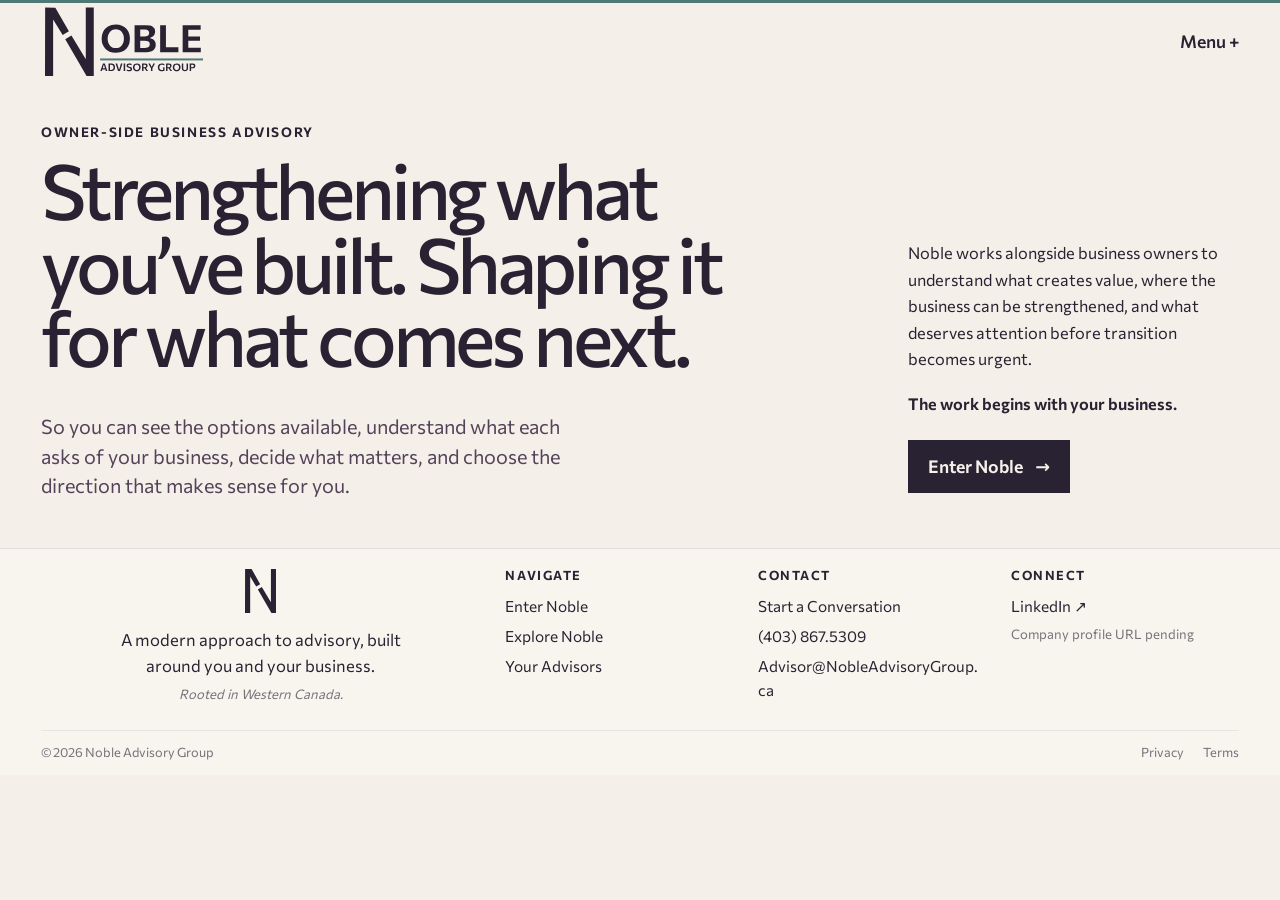
<file: index.html>
<!doctype html>
<html lang="en">
<head>
<meta charset="utf-8">
<meta name="viewport" content="width=device-width, initial-scale=1">
<meta name="description" content="Noble Advisory Group is an owner-side business advisory firm helping business owners strengthen what they have built and prepare for what comes next.">
<title>Noble Advisory Group | Owner-Side Business Advisory</title>
<link rel="preconnect" href="https://fonts.googleapis.com">
<link rel="preconnect" href="https://fonts.gstatic.com" crossorigin>
<link href="https://fonts.googleapis.com/css2?family=Commissioner:ital,wght@0,300..800;1,300..800&display=swap" rel="stylesheet">
<link rel="stylesheet" href="assets/css/tokens.css">
<link rel="stylesheet" href="assets/css/base.css">
<link rel="stylesheet" href="assets/css/components.css">
<link rel="stylesheet" href="assets/css/footer.css">
<link rel="stylesheet" href="assets/css/foyer.css">
<script src="assets/js/site.js" defer></script>
</head>
<body class="foyer-page">
<a class="skip-link" href="#foyer-main">Skip to Noble overview</a>
<header class="site-header site-header--entry">
  <a class="site-header__brand" href="index.html" aria-label="Noble Advisory Group home"><img src="assets/brand/noble-logo-primary.svg" alt="Noble Advisory Group"></a>
  <button class="site-header__menu" type="button" data-menu-open aria-controls="foyer-menu" aria-expanded="false">Menu +</button>
</header>

<div class="menu-drawer" id="foyer-menu" data-menu aria-hidden="true" role="dialog" aria-modal="true" aria-labelledby="foyer-menu-title">
  <button class="menu-drawer__scrim" type="button" data-menu-close aria-label="Close menu"></button>
  <div class="menu-drawer__panel">
    <header class="menu-drawer__header"><span id="foyer-menu-title">Noble</span><button type="button" data-menu-close>Close</button></header>
    <nav class="menu-drawer__links" aria-label="Noble destinations">
      <a href="start/index.html"><span>Enter Noble</span><span>→</span></a>
      <a href="explore/index.html#working-with-noble"><span>Explore Noble</span><span>→</span></a>
      <a href="advisors/index.html"><span>Your Advisors</span><span>→</span></a>
      <a href="contact/index.html"><span>Start a Conversation</span><span>→</span></a>
    </nav>
    <div class="menu-drawer__utility"><span>Rooted in Western Canada.</span><div class="menu-drawer__utility-links"><a href="https://www.linkedin.com/" target="_blank" rel="noopener noreferrer">LinkedIn ↗</a><a href="contact/index.html">Contact</a></div></div>
  </div>
</div>

<main class="foyer-main" id="foyer-main">
  <!--COMMENT: §§§ SECTION 1: FOYER / POSITIONING §§§-->
  <section class="foyer" aria-labelledby="foyer-title">
    <div class="foyer__opening">
      <header class="foyer__statement">
        <p class="eyebrow">Owner-side business advisory</p>
        <h1 id="foyer-title">Strengthening what you’ve built. Shaping it for what comes next.</h1>
        <p class="foyer__consequence">So you can see the options available, understand what each asks of your business, decide what matters, and choose the direction that makes sense for you.</p>
      </header>
      <div class="foyer__orientation">
        <p>Noble works alongside business owners to understand what creates value, where the business can be strengthened, and what deserves attention before transition becomes urgent.</p>
        <p class="foyer__orientation-note">The work begins with your business.</p>
        <div class="foyer__actions">
          <a class="foyer__entry" href="start/index.html">Enter Noble <span aria-hidden="true">→</span></a>
        </div>
      </div>
    </div>
  </section>
</main>

<!--COMMENT: §§§ SHARED COMPONENT: COMPACT FIRM FOOTER §§§-->
<footer class="firm-footer" data-firm-footer>
  <div class="firm-footer__inner">
    <section class="firm-footer__identity" aria-label="Noble Advisory Group">
      <a class="firm-footer__mark" href="index.html" aria-label="Noble Advisory Group home"><img src="assets/brand/noble-custom-footer-n.svg" alt=""></a>
      <p>A modern approach to advisory, built around you and your business.</p>
      <span>Rooted in Western Canada.</span>
    </section>
    <nav class="firm-footer__group" aria-label="Noble destinations">
      <h2>Navigate</h2>
      <a href="start/index.html">Enter Noble</a>
      <a href="explore/index.html#working-with-noble">Explore Noble</a>
      <a href="advisors/index.html">Your Advisors</a>
    </nav>
    <section class="firm-footer__group">
      <h2>Contact</h2>
      <a href="contact/index.html">Start a Conversation</a>
      <a href="tel:+14038675309">(403) 867.5309</a>
      <a href="mailto:Advisor@NobleAdvisoryGroup.ca">Advisor@NobleAdvisoryGroup.ca</a>
    </section>
    <section class="firm-footer__group">
      <h2>Connect</h2>
      <a href="https://www.linkedin.com/" target="_blank" rel="noopener noreferrer">LinkedIn ↗</a>
      <span>Company profile URL pending</span>
    </section>
    <div class="firm-footer__legal">
      <p>© 2026 Noble Advisory Group</p>
      <div><a href="privacy/index.html">Privacy</a><a href="terms/index.html">Terms</a></div>
    </div>
  </div>
</footer>
</body>
</html>
</file>
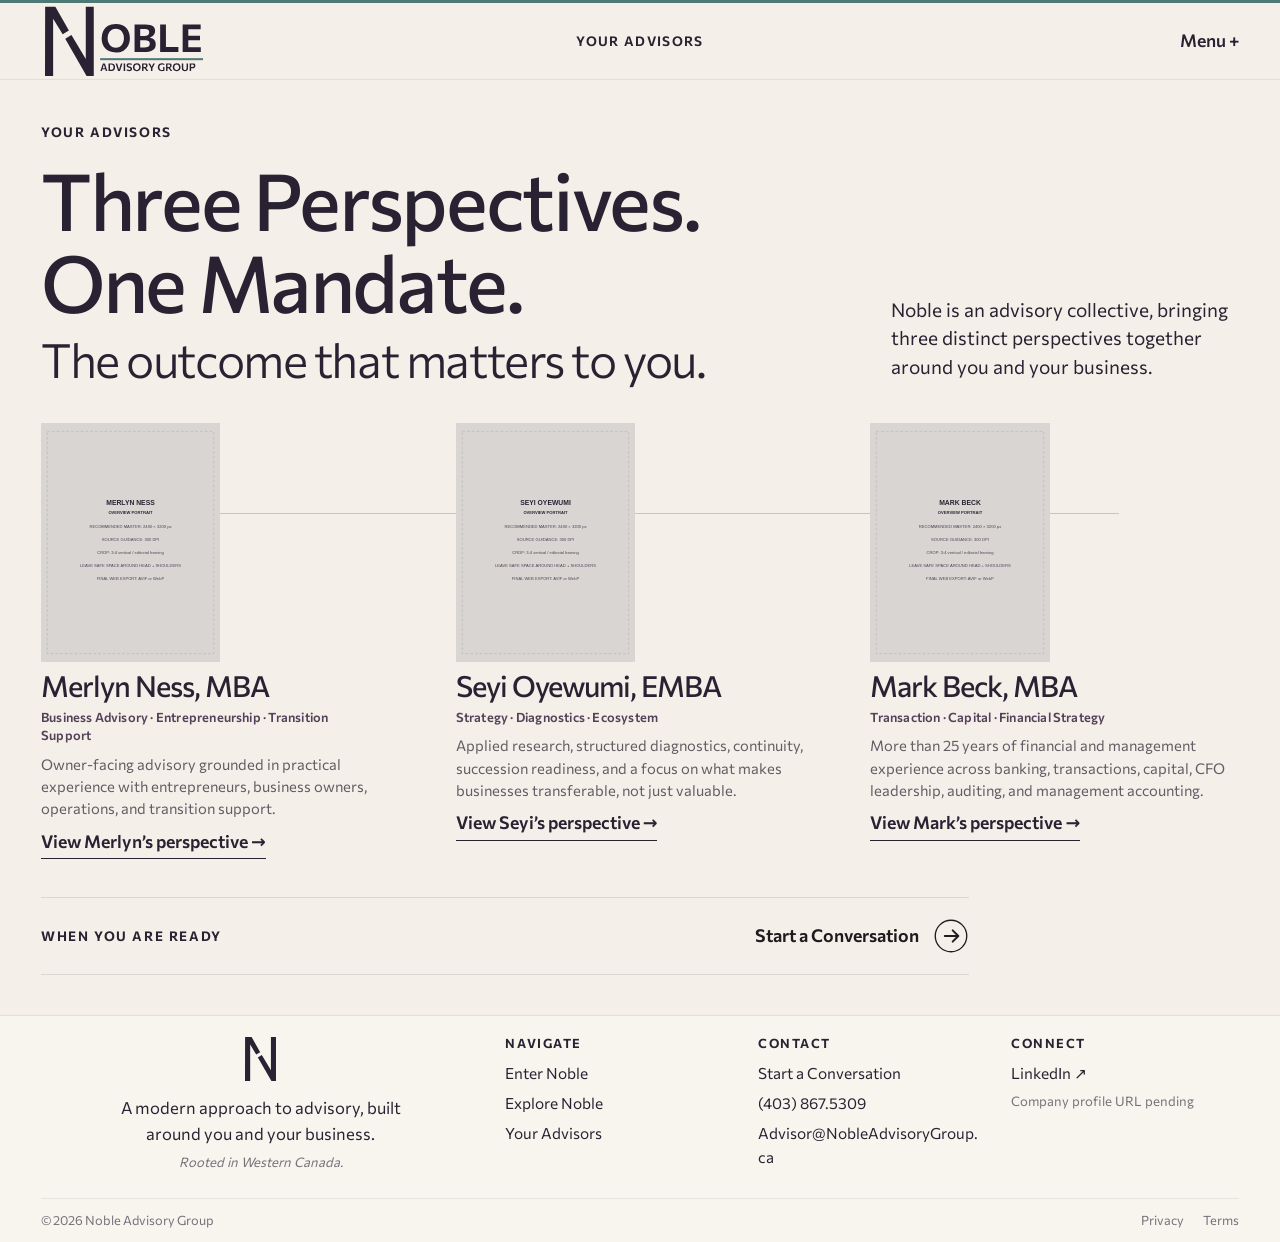
<file: advisors/index.html>
<!doctype html>
<html lang="en">
<head>
<meta charset="utf-8">
<meta name="viewport" content="width=device-width, initial-scale=1">
<meta name="description" content="Meet Merlyn Ness, Seyi Oyewumi, and Mark Beck — the three co-founders and advisors behind Noble Advisory Group.">
<title>Your Advisors | Noble Advisory Group</title>
<link rel="preconnect" href="https://fonts.googleapis.com">
<link rel="preconnect" href="https://fonts.gstatic.com" crossorigin>
<link href="https://fonts.googleapis.com/css2?family=Commissioner:ital,wght@0,300..800;1,300..800&display=swap" rel="stylesheet">
<link rel="stylesheet" href="../assets/css/tokens.css">
<link rel="stylesheet" href="../assets/css/base.css">
<link rel="stylesheet" href="../assets/css/components.css">
<link rel="stylesheet" href="../assets/css/footer.css">
<link rel="stylesheet" href="../assets/css/advisors.css">
<script src="../assets/js/site.js" defer></script>
</head>
<body class="advisors-page">
<a class="skip-link" href="#advisors-main">Skip to advisors</a>

<!--COMMENT: §§§ SECTION 1: SITE HEADER §§§-->
<header class="site-header">
  <a class="site-header__brand" href="../index.html" aria-label="Noble Advisory Group home"><img src="../assets/brand/noble-logo-primary.svg" alt="Noble Advisory Group"></a>
  <div class="site-header__context">Your Advisors</div>
  <button class="site-header__menu" type="button" data-menu-open aria-controls="advisors-menu" aria-expanded="false">Menu +</button>
</header>

<div class="menu-drawer" id="advisors-menu" data-menu aria-hidden="true" role="dialog" aria-modal="true" aria-labelledby="advisors-menu-title">
  <button class="menu-drawer__scrim" type="button" data-menu-close aria-label="Close menu"></button>
  <div class="menu-drawer__panel">
    <header class="menu-drawer__header"><span id="advisors-menu-title">Noble</span><button type="button" data-menu-close>Close</button></header>
    <nav class="menu-drawer__links" aria-label="Noble destinations">
      <a href="../start/index.html"><span>Enter Noble</span><span>→</span></a>
      <a href="../explore/index.html#working-with-noble"><span>Explore Noble</span><span>→</span></a>
      <a href="../advisors/index.html" aria-current="page"><span>Your Advisors</span><span>→</span></a>
      <a href="../contact/index.html"><span>Start a Conversation</span><span>→</span></a>
    </nav>
    <div class="menu-drawer__utility"><span>Rooted in Western Canada.</span><div class="menu-drawer__utility-links"><a href="https://www.linkedin.com/" target="_blank" rel="noopener noreferrer">LinkedIn ↗</a><a href="../contact/index.html">Contact</a></div></div>
  </div>
</div>

<!--COMMENT: §§§ SECTION 2: ADVISOR RELATIONSHIP OVERVIEW §§§-->
<main class="advisors-main" id="advisors-main">
  <section class="advisors-intro">
    <p class="eyebrow">Your Advisors</p>
    <h1>
      <span class="advisors-intro__primary">Three Perspectives. One Mandate.</span>
      <span class="advisors-intro__secondary">The outcome that matters to you.</span>
    </h1>
    <p class="intro">Noble is an advisory collective, bringing three distinct perspectives together around you and your business.</p>
  </section>

  <!--COMMENT: §§§ SECTION 3: THREE ADVISOR PERSPECTIVES §§§-->
  <section class="advisor-system" aria-label="Noble co-founders and advisors">
    <a class="advisor-node advisor-node--one" href="merlyn-ness/index.html">
      <span class="advisor-node__portrait"><img src="../assets/images/advisors/merlyn-ness-overview.svg" alt="Merlyn Ness portrait placeholder"></span>
      <h2>Merlyn Ness, MBA</h2>
      <span class="advisor-node__lens">Business Advisory · Entrepreneurship · Transition Support</span>
      <p>Owner-facing advisory grounded in practical experience with entrepreneurs, business owners, operations, and transition support.</p>
      <span class="text-action">View Merlyn’s perspective →</span>
    </a>

    <a class="advisor-node advisor-node--two" href="seyi-oyewumi/index.html">
      <span class="advisor-node__portrait"><img src="../assets/images/advisors/seyi-oyewumi-overview.svg" alt="Seyi Oyewumi portrait placeholder"></span>
      <h2>Seyi Oyewumi, EMBA</h2>
      <span class="advisor-node__lens">Strategy · Diagnostics · Ecosystem</span>
      <p>Applied research, structured diagnostics, continuity, succession readiness, and a focus on what makes businesses transferable, not just valuable.</p>
      <span class="text-action">View Seyi’s perspective →</span>
    </a>

    <a class="advisor-node advisor-node--three" href="mark-beck/index.html">
      <span class="advisor-node__portrait"><img src="../assets/images/advisors/mark-beck-overview.svg" alt="Mark Beck portrait placeholder"></span>
      <h2>Mark Beck, MBA</h2>
      <span class="advisor-node__lens">Transaction · Capital · Financial Strategy</span>
      <p>More than 25 years of financial and management experience across banking, transactions, capital, CFO leadership, auditing, and management accounting.</p>
      <span class="text-action">View Mark’s perspective →</span>
    </a>

    <div class="advisor-system__connection" aria-hidden="true"><span></span><span></span><span></span></div>
  </section>

  <!--COMMENT: §§§ SECTION 4: TEAM-LEVEL INVITATION §§§-->
  <section class="team-invitation">
    <p class="eyebrow">When you are ready</p>
    <a class="team-invitation__action" href="../contact/index.html">
      <span>Start a Conversation</span>
      <span class="team-invitation__action-icon" aria-hidden="true">
        <svg viewBox="0 0 64 64" focusable="false"><circle cx="32" cy="32" r="28" fill="none" stroke="currentColor" stroke-width="2.4"></circle><path d="M21 32H44M35 22L45 32L35 42" fill="none" stroke="currentColor" stroke-width="3.5" stroke-linecap="round" stroke-linejoin="round"></path></svg>
      </span>
    </a>
  </section>
</main>

<!--COMMENT: §§§ SHARED COMPONENT: COMPACT FIRM FOOTER §§§-->
<footer class="firm-footer" data-firm-footer>
  <div class="firm-footer__inner">
    <section class="firm-footer__identity" aria-label="Noble Advisory Group">
      <a class="firm-footer__mark" href="../index.html" aria-label="Noble Advisory Group home"><img src="../assets/brand/noble-custom-footer-n.svg" alt=""></a>
      <p>A modern approach to advisory, built around you and your business.</p>
      <span>Rooted in Western Canada.</span>
    </section>
    <nav class="firm-footer__group" aria-label="Noble destinations">
      <h2>Navigate</h2>
      <a href="../start/index.html">Enter Noble</a>
      <a href="../explore/index.html#working-with-noble">Explore Noble</a>
      <a href="../advisors/index.html">Your Advisors</a>
    </nav>
    <section class="firm-footer__group">
      <h2>Contact</h2>
      <a href="../contact/index.html">Start a Conversation</a>
      <a href="tel:+14038675309">(403) 867.5309</a>
      <a href="mailto:Advisor@NobleAdvisoryGroup.ca">Advisor@NobleAdvisoryGroup.ca</a>
    </section>
    <section class="firm-footer__group">
      <h2>Connect</h2>
      <a href="https://www.linkedin.com/" target="_blank" rel="noopener noreferrer">LinkedIn ↗</a>
      <span>Company profile URL pending</span>
    </section>
    <div class="firm-footer__legal">
      <p>© 2026 Noble Advisory Group</p>
      <div><a href="../privacy/index.html">Privacy</a><a href="../terms/index.html">Terms</a></div>
    </div>
  </div>
</footer>
</body>
</html>
</file>
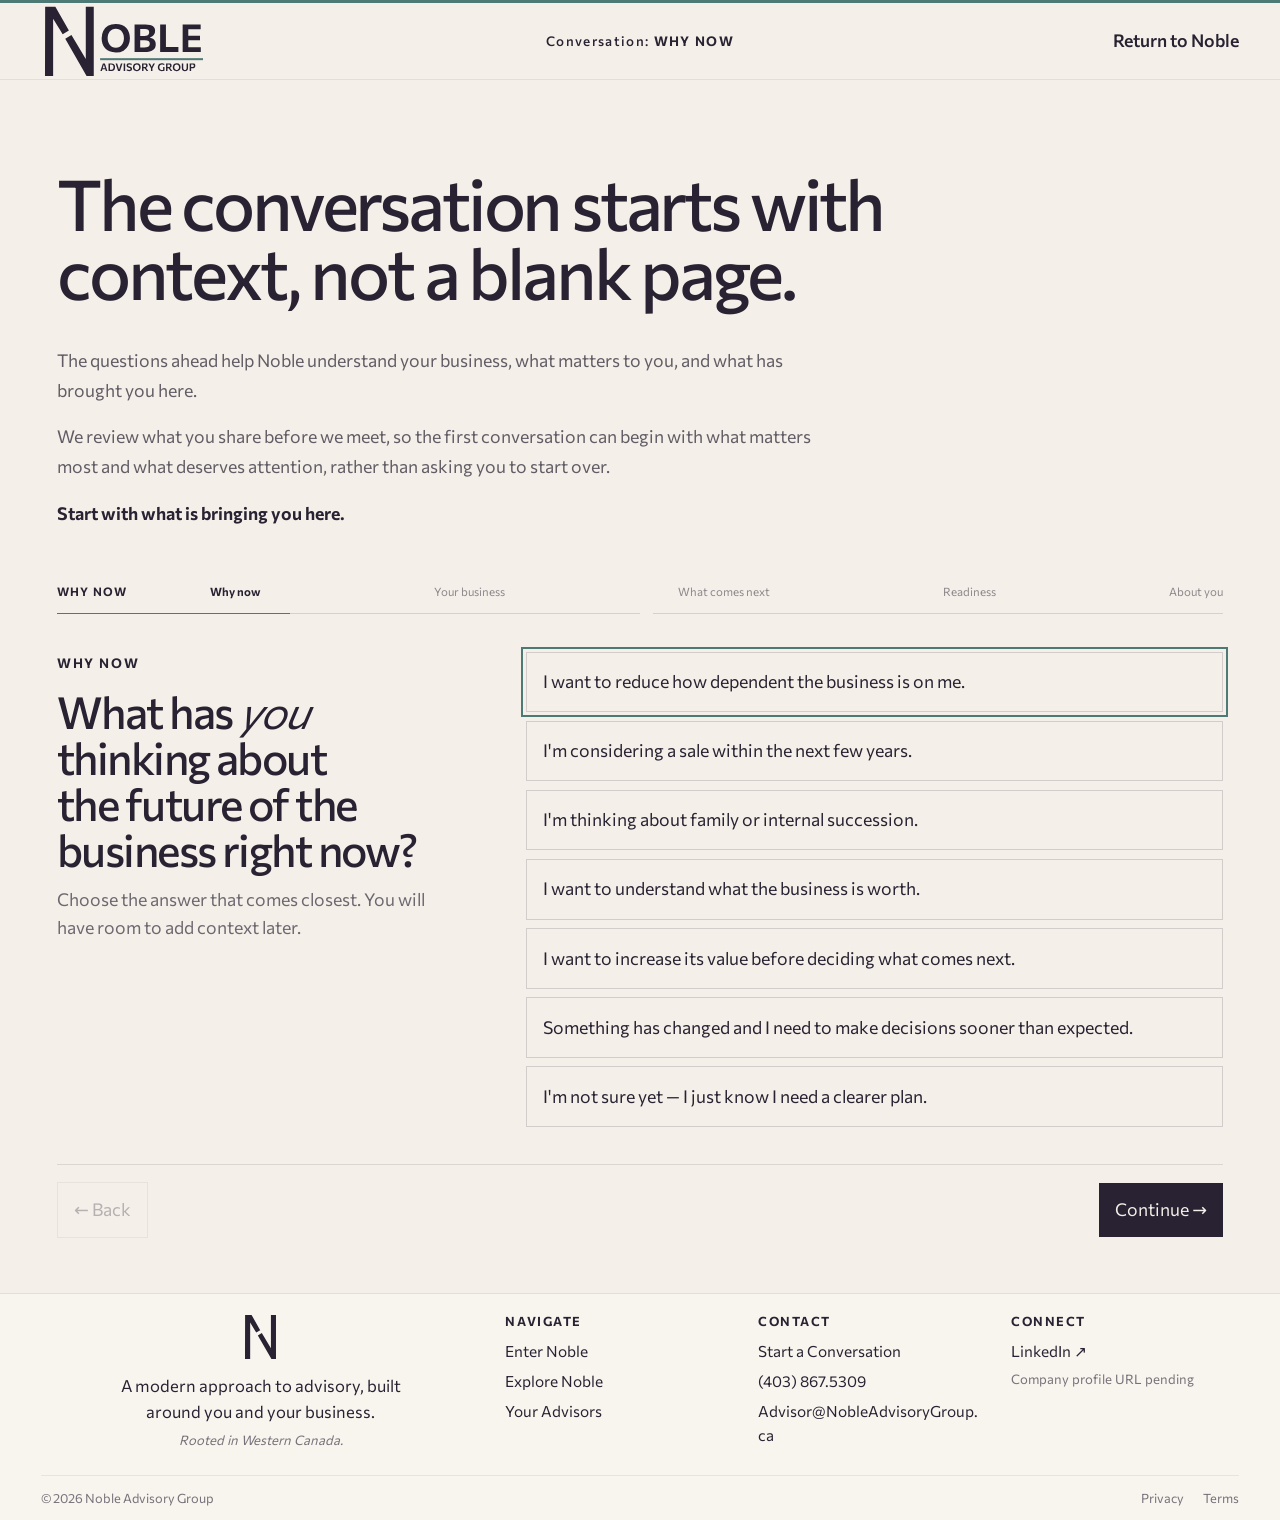
<file: contact/index.html>
<!doctype html>
<html lang="en">
<head>
<meta charset="utf-8">
<meta name="viewport" content="width=device-width, initial-scale=1">
<meta name="description" content="Structured engagement intake for business owners considering working with Noble Advisory Group.">
<title>Start a Conversation | Noble Advisory Group</title>
<link rel="preconnect" href="https://fonts.googleapis.com">
<link rel="preconnect" href="https://fonts.gstatic.com" crossorigin>
<link href="https://fonts.googleapis.com/css2?family=Commissioner:ital,wght@0,300..800;1,300..800&display=swap" rel="stylesheet">
<link rel="stylesheet" href="../assets/css/tokens.css">
<link rel="stylesheet" href="../assets/css/base.css">
<link rel="stylesheet" href="../assets/css/components.css">
<link rel="stylesheet" href="../assets/css/footer.css">
<link rel="stylesheet" href="../assets/css/intake.css">
<script src="../assets/js/intake.js" defer></script>
</head>
<body class="intake-page">
<a class="skip-link" href="#conversation-intro">Skip to conversation</a>
<header class="site-header">
  <a class="site-header__brand" href="../index.html" aria-label="Noble Advisory Group home"><img src="../assets/brand/noble-logo-primary.svg" alt="Noble Advisory Group"></a>
  <div class="site-header__context site-header__context--conversation"><span>Conversation:</span> <strong data-intake-header-phase>WHY NOW</strong></div>
  <a class="site-header__quiet-link" href="../index.html">Return to Noble</a>
</header>
<main class="intake-main">
<!--COMMENT: §§§ SECTION 2: INTAKE INTRODUCTION §§§-->
<section class="intake-introduction" id="conversation-intro" aria-labelledby="conversation-intro-title">
  <div class="intake-introduction__statement">
    <h1 id="conversation-intro-title">The conversation starts with context, not a blank page.</h1>
  </div>
  <div class="intake-introduction__orientation">
    <p>The questions ahead help Noble understand your business, what matters to you, and what has brought you here.</p>
    <p>We review what you share before we meet, so the first conversation can begin with what matters most and what deserves attention, rather than asking you to start over.</p>
    <p class="intake-introduction__prompt">Start with what is bringing you here.</p>
  </div>
</section>
<!--COMMENT: §§§ SECTION 3: INTAKE PROGRESS §§§-->
<div aria-live="polite" class="intake-progress intake-progress--conversation"><div class="intake-progress__conversation-label" data-intake-label="">Why now</div><div aria-label="Conversation progress" class="intake-progress__phases"><span data-phase="0">Why now</span><span data-phase="1">Your business</span><span data-phase="2">What comes next</span><span data-phase="3">Readiness</span><span data-phase="4">About you</span></div><div aria-hidden="true" class="intake-progress__track"><div class="intake-progress__fill"></div><div class="intake-progress__break"></div></div><span class="visually-hidden" data-intake-count="">Conversation progress</span></div>
<!--COMMENT: §§§ SECTION 4: STRUCTURED ENGAGEMENT INTAKE §§§-->
<form class="engagement-intake" id="engagement-intake" novalidate="">
<div class="intake-honeypot" aria-hidden="true">
<label for="website">Website</label>
<input id="website" name="website" type="text" tabindex="-1" autocomplete="off">
</div>
<!--COMMENT: [STAGE 01 — TRIGGER]-->
<section class="intake-stage is-active" data-intake-stage="0" data-stage-label="Why Now">
<div class="intake-stage__question">
<p class="eyebrow">Why Now</p>
<h2>What has <em class="visitor-emphasis">you</em> thinking about the future of the business right now?</h2>
<p>Choose the answer that comes closest. You will have room to add context later.</p>
</div>
<div class="intake-stage__answers">
<div class="choice-list" data-required-group="trigger_reason">
<div class="choice-option"><input id="trigger-dependence" name="trigger_reason" required="" type="radio" value="I want to reduce how dependent the business is on me."/><label for="trigger-dependence">I want to reduce how dependent the business is on me.</label></div>
<div class="choice-option"><input id="trigger-sale" name="trigger_reason" type="radio" value="I'm considering a sale within the next few years."/><label for="trigger-sale">I'm considering a sale within the next few years.</label></div>
<div class="choice-option"><input id="trigger-succession" name="trigger_reason" type="radio" value="I'm thinking about family or internal succession."/><label for="trigger-succession">I'm thinking about family or internal succession.</label></div>
<div class="choice-option"><input id="trigger-value" name="trigger_reason" type="radio" value="I want to understand what the business is worth."/><label for="trigger-value">I want to understand what the business is worth.</label></div>
<div class="choice-option"><input id="trigger-improve-value" name="trigger_reason" type="radio" value="I want to increase its value before deciding what comes next."/><label for="trigger-improve-value">I want to increase its value before deciding what comes next.</label></div>
<div class="choice-option"><input data-trigger-change="" id="trigger-changed" name="trigger_reason" type="radio" value="Something has changed and I need to make decisions sooner than expected."/><label for="trigger-changed">Something has changed and I need to make decisions sooner than expected.</label></div>
<div class="choice-option"><input id="trigger-unsure" name="trigger_reason" type="radio" value="I'm not sure yet — I just know I need a clearer plan."/><label for="trigger-unsure">I'm not sure yet — I just know I need a clearer plan.</label></div>
</div>
</div>
</section>
<!--COMMENT: [STAGE 02 — BUSINESS CONTEXT]-->
<section class="intake-stage" data-intake-stage="1" data-stage-label="Business Context" hidden="">
<div class="intake-stage__question">
<p class="eyebrow">Business Context</p>
<h2>Give us a useful picture of the business.</h2>
<p>A range is enough at this stage. It helps Noble understand the scale of your business without asking you to share detailed financial information.</p>
</div>
<div class="intake-stage__answers">
<div class="intake-field-group">
<label for="industry">Industry</label>
<input autocomplete="organization-title" class="intake-field" id="industry" name="industry" required="" type="text"/>
</div>
<div class="intake-field-group intake-field-group--two-column">
<div class="intake-field-group">
<label for="location">Primary business location</label>
<select class="intake-select" id="location" name="location" required="">
<option value="">Select location</option>
<option>Alberta</option>
<option>British Columbia</option>
<option>Manitoba</option>
<option>New Brunswick</option>
<option>Newfoundland and Labrador</option>
<option>Northwest Territories</option>
<option>Nova Scotia</option>
<option>Nunavut</option>
<option>Ontario</option>
<option>Prince Edward Island</option>
<option>Quebec</option>
<option>Saskatchewan</option>
<option>Yukon</option>
<option>Outside Canada</option>
</select>
</div>
<div class="intake-field-group">
<label for="revenue_range">Approximate annual revenue</label>
<select class="intake-select" id="revenue_range" name="revenue_range" required="">
<option value="">Select range</option>
<option>Under $2M</option>
<option>$2M–$3M</option>
<option>$3M–$5M</option>
<option>$5M–$7M</option>
<option>$7M–$10M</option>
<option>More than $10M</option>
<option>Prefer not to say yet</option>
</select>
</div>
</div>
<div class="intake-field-group intake-field-group--two-column">
<div class="intake-field-group">
<label for="employee_range">Employees</label>
<select class="intake-select" id="employee_range" name="employee_range" required="">
<option value="">Select range</option>
<option>1–10</option>
<option>11–25</option>
<option>26–50</option>
<option>51–100</option>
<option>101–250</option>
<option>More than 250</option>
</select>
</div>
<div class="intake-field-group">
<label for="owner_count">Number of owners</label>
<select class="intake-select" id="owner_count" name="owner_count" required="">
<option value="">Select</option>
<option>1</option>
<option>2</option>
<option>3</option>
<option>4+</option>
</select>
</div>
</div>
<div class="intake-field-group intake-field-group--two-column">
<div class="intake-field-group">
<label for="years_operating">Years in operation</label>
<select class="intake-select" id="years_operating" name="years_operating" required="">
<option value="">Select range</option>
<option>Under 5 years</option>
<option>5–10 years</option>
<option>11–20 years</option>
<option>21–30 years</option>
<option>More than 30 years</option>
</select>
</div>
<div class="intake-field-group">
<label for="ownership_role">Your ownership role</label>
<select class="intake-select" id="ownership_role" name="ownership_role" required="">
<option value="">Select role</option>
<option>Founder / sole owner</option>
<option>Founder / co-owner</option>
<option>Second-generation owner</option>
<option>Partner / shareholder</option>
<option>Other ownership role</option>
</select>
</div>
</div>
</div>
</section>
<!--COMMENT: [STAGE 03 — DIRECTION]-->
<section class="intake-stage" data-intake-stage="2" data-stage-label="Direction" hidden="">
<div class="intake-stage__question">
<p class="eyebrow">Direction</p>
<h2>Which statement comes closest to how you are thinking about the next 3–5 years?</h2>
<p>You do not need to have made a decision. This helps Noble understand which possibilities you are considering.</p>
</div>
<div class="intake-stage__answers">
<div class="choice-list" data-required-group="transition_direction">
<div class="choice-option"><input id="direction-grow" name="transition_direction" required="" type="radio" value="Continue growing under my ownership"/><label for="direction-grow">Continue growing under my ownership</label></div>
<div class="choice-option"><input id="direction-leadership" name="transition_direction" type="radio" value="Bring in new leadership"/><label for="direction-leadership">Bring in new leadership</label></div>
<div class="choice-option"><input id="direction-family" name="transition_direction" type="radio" value="Transfer to family"/><label for="direction-family">Transfer to family</label></div>
<div class="choice-option"><input id="direction-management" name="transition_direction" type="radio" value="Transition to employees or management"/><label for="direction-management">Transition to employees or management</label></div>
<div class="choice-option"><input data-sale-direction="" id="direction-sale" name="transition_direction" type="radio" value="Sell to a third party"/><label for="direction-sale">Sell to a third party</label></div>
<div class="choice-option"><input id="direction-options" name="transition_direction" type="radio" value="Explore several possibilities"/><label for="direction-options">Explore several possibilities</label></div>
<div class="choice-option"><input id="direction-unknown" name="transition_direction" type="radio" value="I genuinely don't know yet"/><label for="direction-unknown">I genuinely don't know yet</label></div>
</div>
</div>
</section>
<!--COMMENT: [STAGE 04 — VALUE]-->
<section class="intake-stage" data-intake-stage="3" data-stage-label="Value" hidden="">
<div class="intake-stage__question">
<p class="eyebrow">Value</p>
<h2>How clear is your understanding of the financial position of your business today?</h2>
<p>You do not need to know exactly what your business is worth. This helps Noble understand what is already known and what may need a closer look.</p>
</div>
<div class="intake-stage__answers">
<div class="intake-field-group">
<span class="field-label">How confident are you that you know what the business is worth today?</span>
<div class="choice-list" data-required-group="value_confidence">
<div class="choice-option"><input id="value-high" name="value_confidence" required="" type="radio" value="Very confident"/><label for="value-high">Very confident — we have a current, credible view.</label></div>
<div class="choice-option"><input id="value-medium" name="value_confidence" type="radio" value="Somewhat confident"/><label for="value-medium">Somewhat confident — I have a reasonable estimate.</label></div>
<div class="choice-option"><input id="value-low" name="value_confidence" type="radio" value="Limited confidence"/><label for="value-low">Limited confidence — I have a number in mind, but not much behind it.</label></div>
<div class="choice-option"><input id="value-none" name="value_confidence" type="radio" value="No current view"/><label for="value-none">No current view — I do not know what it would be worth.</label></div>
</div>
</div>
<div class="intake-field-group">
<label for="valuation_status">Has the business had an independent valuation or transaction-readiness review?</label>
<select class="intake-select" id="valuation_status" name="valuation_status" required="">
<option value="">Select</option>
<option>Yes — within the last 12 months</option>
<option>Yes — more than 12 months ago</option>
<option>No</option>
<option>I'm not sure what would qualify</option>
</select>
</div>
<div class="intake-field-group intake-field-group--two-column">
<div class="intake-field-group">
<label for="earnings_trend">Recent earnings trend</label>
<select class="intake-select" id="earnings_trend" name="earnings_trend" required="">
<option value="">Select</option>
<option>Growing consistently</option>
<option>Generally stable</option>
<option>Variable year to year</option>
<option>Declining recently</option>
<option>Prefer to discuss directly</option>
</select>
</div>
<div class="intake-field-group">
<label for="customer_concentration">Customer concentration</label>
<select class="intake-select" id="customer_concentration" name="customer_concentration" required="">
<option value="">Select</option>
<option>No single customer is materially dominant</option>
<option>One or two customers represent a material share</option>
<option>Customer concentration is a significant concern</option>
<option>I'm not sure</option>
</select>
</div>
</div>
</div>
</section>
<!--COMMENT: [STAGE 05 — OWNER INDEPENDENCE]-->
<section class="intake-stage" data-intake-stage="4" data-stage-label="Owner Independence" hidden="">
<div class="intake-stage__question">
<p class="eyebrow">Owner Independence</p>
<h2>If <em class="visitor-emphasis">you stepped away for 90 days</em>, what would happen?</h2>
<p>This is one of the clearest signals of transition readiness and where preparation may create value.</p>
</div>
<div class="intake-stage__answers">
<div class="choice-list" data-required-group="owner_independence">
<div class="choice-option"><input id="independence-normal" name="owner_independence" required="" type="radio" value="The business would operate normally."/><label for="independence-normal">The business would operate normally.</label></div>
<div class="choice-option"><input id="independence-decisions" name="owner_independence" type="radio" value="Leadership could run it, but I would still be needed for important decisions."/><label for="independence-decisions">Leadership could run it, but I would still be needed for important decisions.</label></div>
<div class="choice-option"><input id="independence-struggle" name="owner_independence" type="radio" value="Several areas would struggle without me."/><label for="independence-struggle">Several areas would struggle without me.</label></div>
<div class="choice-option"><input id="independence-heavy" name="owner_independence" type="radio" value="The business is heavily dependent on my involvement."/><label for="independence-heavy">The business is heavily dependent on my involvement.</label></div>
<div class="choice-option"><input id="independence-unsure" name="owner_independence" type="radio" value="I'm not sure."/><label for="independence-unsure">I'm not sure.</label></div>
</div>
<div class="intake-field-group">
<span class="field-label">Which areas still depend heavily on you?</span>
<p class="field-hint">Select all that apply.</p>
<div class="choice-list" data-required-group="dependency_areas">
<div class="choice-option"><input id="dependency-sales" name="dependency_areas" type="checkbox" value="Sales"/><label for="dependency-sales">Sales</label></div>
<div class="choice-option"><input id="dependency-customers" name="dependency_areas" type="checkbox" value="Customer relationships"/><label for="dependency-customers">Customer relationships</label></div>
<div class="choice-option"><input id="dependency-operations" name="dependency_areas" type="checkbox" value="Operations"/><label for="dependency-operations">Operations</label></div>
<div class="choice-option"><input id="dependency-leadership" name="dependency_areas" type="checkbox" value="Leadership"/><label for="dependency-leadership">Leadership</label></div>
<div class="choice-option"><input id="dependency-finance" name="dependency_areas" type="checkbox" value="Financial decisions"/><label for="dependency-finance">Financial decisions</label></div>
<div class="choice-option"><input id="dependency-suppliers" name="dependency_areas" type="checkbox" value="Supplier relationships"/><label for="dependency-suppliers">Supplier relationships</label></div>
<div class="choice-option"><input id="dependency-technical" name="dependency_areas" type="checkbox" value="Technical knowledge"/><label for="dependency-technical">Technical knowledge</label></div>
<div class="choice-option"><input id="dependency-strategy" name="dependency_areas" type="checkbox" value="Strategy"/><label for="dependency-strategy">Strategy</label></div>
<div class="choice-option"><input id="dependency-none" name="dependency_areas" type="checkbox" value="None of these"/><label for="dependency-none">None of these</label></div>
</div>
</div>
</div>
</section>
<!--COMMENT: [STAGE 06 — TRANSITION]-->
<section class="intake-stage" data-intake-stage="5" data-stage-label="Transition" hidden="">
<div class="intake-stage__question">
<p class="eyebrow">Transition</p>
<h2>What does the timing — and the outcome — look like <em class="visitor-emphasis">from where you sit today?</em></h2>
<p>The timeline gives us the clock. What you want to protect tells us what the clock is for.</p>
</div>
<div class="intake-stage__answers">
<div class="intake-field-group">
<span class="field-label">When do you believe you may want a significant ownership or leadership change?</span>
<div class="choice-list" data-required-group="transition_timeline">
<div class="choice-option"><input data-near-term="" id="timeline-3" name="transition_timeline" required="" type="radio" value="Within 3 months"/><label for="timeline-3">Within 3 months</label></div>
<div class="choice-option"><input data-near-term="" id="timeline-6" name="transition_timeline" type="radio" value="3–6 months"/><label for="timeline-6">3–6 months</label></div>
<div class="choice-option"><input data-near-term="" id="timeline-12" name="transition_timeline" type="radio" value="6–12 months"/><label for="timeline-12">6–12 months</label></div>
<div class="choice-option"><input id="timeline-2y" name="transition_timeline" type="radio" value="1–2 years"/><label for="timeline-2y">1–2 years</label></div>
<div class="choice-option"><input id="timeline-5y" name="transition_timeline" type="radio" value="3–5 years"/><label for="timeline-5y">3–5 years</label></div>
<div class="choice-option"><input id="timeline-5plus" name="transition_timeline" type="radio" value="More than 5 years"/><label for="timeline-5plus">More than 5 years</label></div>
<div class="choice-option"><input id="timeline-none" name="transition_timeline" type="radio" value="No defined timeline yet"/><label for="timeline-none">No defined timeline yet</label></div>
</div>
</div>
<div class="intake-field-group">
<span class="field-label">What would a successful transition need to protect?</span>
<p class="field-hint">Select everything that matters.</p>
<div class="choice-list" data-required-group="transition_priorities">
<div class="choice-option"><input id="protect-value" name="transition_priorities" type="checkbox" value="Financial value"/><label for="protect-value">Financial value</label></div>
<div class="choice-option"><input id="protect-employees" name="transition_priorities" type="checkbox" value="Employees"/><label for="protect-employees">Employees</label></div>
<div class="choice-option"><input id="protect-family" name="transition_priorities" type="checkbox" value="Family legacy"/><label for="protect-family">Family legacy</label></div>
<div class="choice-option"><input id="protect-culture" name="transition_priorities" type="checkbox" value="Company culture"/><label for="protect-culture">Company culture</label></div>
<div class="choice-option"><input id="protect-customers" name="transition_priorities" type="checkbox" value="Customers"/><label for="protect-customers">Customers</label></div>
<div class="choice-option"><input id="protect-community" name="transition_priorities" type="checkbox" value="Community presence"/><label for="protect-community">Community presence</label></div>
<div class="choice-option"><input id="protect-role" name="transition_priorities" type="checkbox" value="My future role"/><label for="protect-role">My future role</label></div>
<div class="choice-option"><input id="protect-flexibility" name="transition_priorities" type="checkbox" value="Flexibility"/><label for="protect-flexibility">Flexibility</label></div>
<div class="choice-option"><input id="protect-unsure" name="transition_priorities" type="checkbox" value="I'm still working this out"/><label for="protect-unsure">I'm still working this out</label></div>
</div>
</div>
<div class="conditional-panel" data-near-term-panel="">
<h3 class="conditional-panel__title">A few near-term readiness questions</h3>
<p class="field-hint">These appear when the timing or intended pathway suggests that a transaction may be closer.</p><div class="intake-field-group intake-field-group--first-response">
<div class="intake-first-response__introduction">
<p class="intake-first-response__signal">In your own words</p>
<label for="near_term_trigger">What is driving the near-term timing?</label>
<p>This is your first opportunity to tell the Noble team what is happening in your own words.</p>
</div>
<div class="intake-writing-field intake-writing-field--near-term">
<textarea aria-describedby="near_term_trigger_cue" class="intake-textarea intake-textarea--near-term" id="near_term_trigger" name="near_term_trigger" placeholder="Tell us what is happening and why the timing feels important now. You might mention a recent change, an opportunity, a concern, or a decision that is becoming harder to postpone." rows="8"></textarea>
<div class="intake-writing-field__cue" id="near_term_trigger_cue">
<span>Noble is listening.</span>
<span>A few sentences is enough. Share only what you are comfortable sharing.</span>
</div>
</div>
</div>
<div class="intake-field-group intake-field-group--two-column">
<div class="intake-field-group">
<label for="buyer_discussions">Are there active buyer or investor discussions?</label>
<select class="intake-select" id="buyer_discussions" name="buyer_discussions">
<option value="">Select</option>
<option>Yes</option>
<option>No</option>
<option>Informal interest only</option>
</select>
</div>
<div class="intake-field-group">
<label for="ma_advisor">Is an M&amp;A advisor already involved?</label>
<select class="intake-select" id="ma_advisor" name="ma_advisor">
<option value="">Select</option>
<option>Yes</option>
<option>No</option>
<option>Considering one</option>
</select>
</div>
</div>
<div class="intake-field-group intake-field-group--professional-team">
<label for="professional_team">Are legal and accounting advisors already engaged on the transition?</label>
<select class="intake-select" id="professional_team" name="professional_team">
<option value="">Select</option>
<option>Both are involved</option>
<option>Accountant only</option>
<option>Lawyer only</option>
<option>Neither yet</option>
</select>
</div>
<!--COMMENT: [OPEN FIRST DIRECT RESPONSE TO NOBLE]-->
</div>
</div>
</section>
<!--COMMENT: [STAGE 07 — DECISION ENVIRONMENT]-->
<section class="intake-stage" data-intake-stage="6" data-stage-label="Decision Environment" hidden="">
<div class="intake-stage__question">
<p class="eyebrow">Decision Environment</p>
<h2>Who else, if anyone, is involved in thinking about what comes next?</h2>
<p>This helps Noble understand who is already part of the conversation and whose perspective may matter as you consider what comes next.</p>
</div>
<div class="intake-stage__answers">
<div class="choice-list" data-required-group="decision_participants">
<div class="choice-option"><input id="participant-me" name="decision_participants" type="checkbox" value="Just me"/><label for="participant-me">Just me</label></div>
<div class="choice-option"><input id="participant-owners" name="decision_participants" type="checkbox" value="Co-owner(s)"/><label for="participant-owners">Co-owner(s)</label></div>
<div class="choice-option"><input id="participant-family" name="decision_participants" type="checkbox" value="Family"/><label for="participant-family">Family</label></div>
<div class="choice-option"><input id="participant-leadership" name="decision_participants" type="checkbox" value="Leadership team"/><label for="participant-leadership">Leadership team</label></div>
<div class="choice-option"><input id="participant-board" name="decision_participants" type="checkbox" value="Board"/><label for="participant-board">Board</label></div>
<div class="choice-option"><input id="participant-accountant" name="decision_participants" type="checkbox" value="Accountant"/><label for="participant-accountant">Accountant</label></div>
<div class="choice-option"><input id="participant-lawyer" name="decision_participants" type="checkbox" value="Lawyer"/><label for="participant-lawyer">Lawyer</label></div>
<div class="choice-option"><input id="participant-ma" name="decision_participants" type="checkbox" value="M&amp;A advisor"/><label for="participant-ma">M&amp;A advisor</label></div>
<div class="choice-option"><input id="participant-other" name="decision_participants" type="checkbox" value="Other"/><label for="participant-other">Other</label></div>
</div>
<div class="intake-field-group">
<label for="alignment_status">How aligned are the people involved today?</label>
<select class="intake-select" id="alignment_status" name="alignment_status" required="">
<option value="">Select</option>
<option>Generally aligned</option>
<option>Aligned on the goal, not yet on the path</option>
<option>Different views are emerging</option>
<option>We have not discussed it in depth yet</option>
<option>I'm the only person actively thinking about it</option>
</select>
</div>
</div>
</section>
<!--COMMENT: [STAGE 08 — OWNER PRIORITY]-->
<section class="intake-stage" data-intake-stage="7" data-stage-label="Your Priority" hidden="">
<div class="intake-stage__question">
<p class="eyebrow">Your Priority</p>
<h2>What would <em class="visitor-emphasis">you most like to have clarity about</em> after speaking with Noble?</h2>
<p>Take a moment here. This answer helps Noble understand what the first conversation needs to accomplish.</p>
</div>
<div class="intake-stage__answers intake-stage__answers--writing">
<div class="intake-field-group">
<label class="visually-hidden" for="clarity_goal">What would you most like clarity about?</label>
<div class="intake-writing-field intake-writing-field--primary">
<textarea aria-describedby="clarity_goal_cue" class="intake-textarea intake-textarea--primary" id="clarity_goal" name="clarity_goal" placeholder="Tell us what is on your mind. You might describe a decision you are facing, something you are uncertain about, or what you want to understand before deciding what comes next." required="" rows="10"></textarea>
<div class="intake-writing-field__cue" id="clarity_goal_cue">
<span>Use your own words.</span>
<span>There is no need to have everything figured out.</span>
</div>
</div>
</div>
<div class="intake-field-group intake-field-group--additional-context">
<label for="additional_context">Anything else you think would help us understand the situation?</label>
<div class="intake-writing-field intake-writing-field--secondary">
<textarea aria-describedby="additional_context_cue" class="intake-textarea intake-textarea--secondary" id="additional_context" name="additional_context" placeholder="Share any additional context that would help us understand the situation before we reach out." rows="6"></textarea>
<div class="intake-writing-field__cue intake-writing-field__cue--single" id="additional_context_cue">
<span>Optional — include only what feels useful at this stage.</span>
</div>
</div>
</div>
</div>
</section>
<!--COMMENT: [STAGE 09 — CONTACT]-->
<section class="intake-stage" data-intake-stage="8" data-stage-label="Contact" hidden="">
<div class="intake-stage__question">
<p class="eyebrow">Contact</p>
<h2>Now tell us who we are speaking with.</h2>
<p>Your answers stay connected to the situation you described so the first conversation can begin with context.</p>
</div>
<div class="intake-stage__answers">
<div class="intake-field-group intake-field-group--two-column">
<div class="intake-field-group">
<label for="contact_name">Your name</label>
<input autocomplete="name" class="intake-field" id="contact_name" name="contact_name" required="" type="text"/>
</div>
<div class="intake-field-group">
<label for="company_name">Business name</label>
<input autocomplete="organization" class="intake-field" id="company_name" name="company_name" required="" type="text"/>
</div>
</div>
<div class="intake-field-group intake-field-group--two-column">
<div class="intake-field-group">
<label for="email">Email</label>
<input autocomplete="email" class="intake-field" id="email" name="email" required="" type="email"/>
</div>
<div class="intake-field-group">
<label for="phone">Phone</label>
<input autocomplete="tel" class="intake-field" id="phone" name="phone" required="" type="tel" inputmode="tel" maxlength="14" pattern="\(\d{3}\) \d{3}\.\d{4}" aria-describedby="phone_hint"/>
<p class="field-hint" id="phone_hint">Format: (xxx) xxx.xxxx</p>
</div>
</div>
<div class="intake-field-group intake-field-group--two-column">
<div class="intake-field-group">
<label for="contact_preference">How would you prefer Noble to contact you?</label>
<select class="intake-select" id="contact_preference" name="contact_preference" required="">
<option value="">Select</option>
<option>Email</option>
<option>Phone</option>
<option>Either is fine</option>
</select>
</div>
<div class="intake-field-group">
<label for="contact_window">Best time to reach you</label>
<p class="field-hint">All times are Mountain Time (MT).</p>
<select class="intake-select" id="contact_window" name="contact_window" required="">
<option value="">Select</option>
<option>Morning — 8:30 a.m. to 11:30 a.m.</option>
<option>Afternoon — 1:30 p.m. to 4:30 p.m.</option>
<option>Evening — 5:30 p.m. to 8:30 p.m.</option>
<option>No preference</option>
</select>
</div>
</div>
<div class="consent-option">
<input id="consent_contact" name="consent_contact" required="" type="checkbox" value="Yes"/>
<label for="consent_contact"><span class="consent-option__check" aria-hidden="true"></span><span><strong>Required confirmation</strong>I understand that Noble Advisory Group may use the information I have provided to review my enquiry, better understand my situation, prepare for an initial conversation, and contact me about it.</span></label>
</div>
</div>
</section>
<!--COMMENT: [STAGE 10 — REVIEW]-->
<section class="intake-stage" data-intake-stage="9" data-stage-label="Review" hidden="">
<div class="intake-stage__question">
<p class="eyebrow">Review</p>
<h2>Review what Noble will receive.</h2>
<p>Make sure the context below reflects what you want Noble to understand before the first conversation.</p>
</div>
<div class="intake-stage__answers">
<div class="intake-review" data-intake-review=""></div>
<div class="review-confirmation">
<input id="review_confirm" name="review_confirm" required="" type="checkbox" value="Confirmed"/>
<label for="review_confirm"><span class="review-confirmation__check" aria-hidden="true"></span><span><strong>I have reviewed this information and confirm it is correct.</strong><small>Use Edit beside any section you want to change before sending it to Noble.</small></span></label>
</div>
</div>
</section>
<!--COMMENT: §§§ SECTION 5: FORM NAVIGATION §§§-->
<div class="intake-actions" data-intake-actions="">
<button class="intake-button intake-button--secondary" data-intake-back="" disabled="" type="button">← Back</button>
<button class="intake-button intake-button--quiet" data-review-cancel="" hidden="" type="button">Cancel and return to review</button>
<p class="form-error" data-form-error="" role="alert"></p>
<button class="intake-button intake-button--primary" data-intake-next="" type="button">Continue →</button>
</div>
</form>
</main>
<!--COMMENT: §§§ SHARED COMPONENT: COMPACT FIRM FOOTER §§§-->
<footer class="firm-footer" data-firm-footer>
  <div class="firm-footer__inner">
    <section class="firm-footer__identity" aria-label="Noble Advisory Group">
      <a class="firm-footer__mark" href="../index.html" aria-label="Noble Advisory Group home"><img src="../assets/brand/noble-custom-footer-n.svg" alt=""></a>
      <p>A modern approach to advisory, built around you and your business.</p>
      <span>Rooted in Western Canada.</span>
    </section>
    <nav class="firm-footer__group" aria-label="Noble destinations">
      <h2>Navigate</h2>
      <a href="../start/index.html">Enter Noble</a>
      <a href="../explore/index.html#working-with-noble">Explore Noble</a>
      <a href="../advisors/index.html">Your Advisors</a>
    </nav>
    <section class="firm-footer__group">
      <h2>Contact</h2>
      <a href="../contact/index.html">Start a Conversation</a>
      <a href="tel:+14038675309">(403) 867.5309</a>
      <a href="mailto:Advisor@NobleAdvisoryGroup.ca">Advisor@NobleAdvisoryGroup.ca</a>
    </section>
    <section class="firm-footer__group">
      <h2>Connect</h2>
      <a href="https://www.linkedin.com/" target="_blank" rel="noopener noreferrer">LinkedIn ↗</a>
      <span>Company profile URL pending</span>
    </section>
    <div class="firm-footer__legal">
      <p>© 2026 Noble Advisory Group</p>
      <div><a href="../privacy/index.html">Privacy</a><a href="../terms/index.html">Terms</a></div>
    </div>
  </div>
</footer>
</body>
</html>
</file>
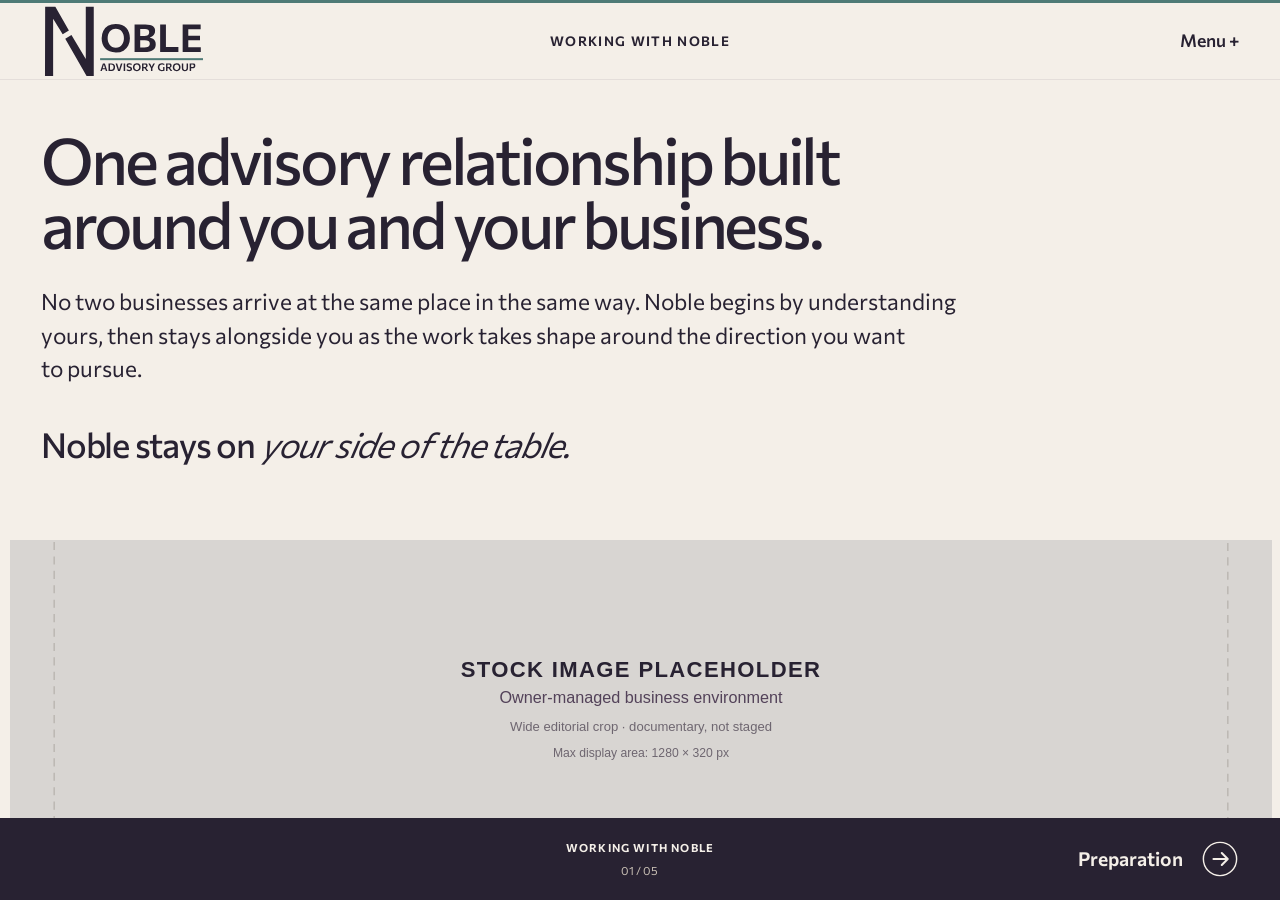
<file: explore/index.html>
<!doctype html>
<html lang="en">
<head>
<meta charset="utf-8">
<meta name="viewport" content="width=device-width, initial-scale=1">
<meta name="description" content="Explore how Noble Advisory Group works alongside business owners to strengthen the business, clarify priorities, and prepare for what comes next.">
<title>Explore Noble | Noble Advisory Group</title>
<link rel="preconnect" href="https://fonts.googleapis.com">
<link rel="preconnect" href="https://fonts.gstatic.com" crossorigin>
<link href="https://fonts.googleapis.com/css2?family=Commissioner:ital,wght@0,300..800;1,300..800&display=swap" rel="stylesheet">
<link rel="stylesheet" href="../assets/css/tokens.css">
<link rel="stylesheet" href="../assets/css/base.css">
<link rel="stylesheet" href="../assets/css/components.css">
<link rel="stylesheet" href="../assets/css/footer.css">
<link rel="stylesheet" href="../assets/css/explore.css">
<link rel="stylesheet" href="../assets/css/photography.css">
<script src="../assets/js/site.js" defer></script>
<script src="../assets/js/explore.js" defer></script>
</head>
<body class="experience-page" data-active-chapter="working-with-noble">
<a class="skip-link" href="#working-with-noble">Skip to Noble experience</a>
<header class="site-header site-header--experience">
  <a class="site-header__brand" href="../index.html" aria-label="Noble Advisory Group home"><img src="../assets/brand/noble-logo-primary.svg" alt="Noble Advisory Group"></a>
  <div class="site-header__context" data-chapter-context>Working with Noble</div>
  <button class="site-header__menu" type="button" data-menu-open aria-controls="experience-menu" aria-expanded="false">Menu +</button>
</header>

<div class="menu-drawer" id="experience-menu" data-menu aria-hidden="true" role="dialog" aria-modal="true" aria-labelledby="experience-menu-title">
  <button class="menu-drawer__scrim" type="button" data-menu-close aria-label="Close menu"></button>
  <div class="menu-drawer__panel">
    <header class="menu-drawer__header"><span id="experience-menu-title">Noble</span><button type="button" data-menu-close>Close</button></header>
    <nav class="menu-drawer__links" aria-label="Noble destinations">
      <a href="../start/index.html"><span>Enter Noble</span><span>→</span></a>
      <a href="../explore/index.html#working-with-noble" aria-current="page"><span>Explore Noble</span><span>→</span></a>
      <a href="../advisors/index.html"><span>Your Advisors</span><span>→</span></a>
      <a href="../contact/index.html"><span>Start a Conversation</span><span>→</span></a>
    </nav>
    <div class="menu-drawer__utility"><span>Rooted in Western Canada.</span><div class="menu-drawer__utility-links"><a href="https://www.linkedin.com/" target="_blank" rel="noopener noreferrer">LinkedIn ↗</a><a href="../contact/index.html">Contact</a></div></div>
  </div>
</div>

<main class="experience-shell" aria-label="Noble Advisory Group experience">
  <div class="experience-track" data-experience-track>

    <!--COMMENT: §§§ SECTION 1: WORKING WITH NOBLE / RELATIONSHIP §§§-->
    <section class="chapter chapter--working" id="working-with-noble" data-chapter data-title="Working with Noble">
      <div class="chapter__inner chapter__inner--working">
        <div class="chapter__content working">
          <header class="working__lead">
            <h1>One advisory relationship built around you and your business.</h1>
            <p class="intro">No two businesses arrive at the same place in the same way. Noble begins by understanding yours, then stays alongside you as the work takes shape around the direction you want to pursue.</p>
            <h2>Noble stays on <em>your side of the table.</em></h2>
          </header>
          <figure class="editorial-media editorial-media--orientation">
            <img src="../assets/images/stock/owner-managed-business-environment.svg" width="2800" height="1400" decoding="async" alt="Placeholder for documentary photography of an owner-managed business environment.">
          </figure>
          <div class="working__principles">
            <div><span class="micro-label">Owner-side</span><p>Noble brings an outside perspective while staying anchored to you, the business, and the outcome you want to pursue. The role is to help you see the choices clearly, question assumptions, and make decisions from a stronger position.</p></div>
            <div><span class="micro-label">Built around your business</span><p>The questions may be consistent, but the answers are not. What Noble examines, what needs attention, and how the work takes shape depend on your business, your priorities, and the direction you want to pursue.</p></div>
          </div>
        </div>
      </div>
    </section>

    <!--COMMENT: §§§ SECTION 2: PREPARATION / AGENCY §§§-->
    <section class="chapter chapter--preparation" id="preparation" data-chapter data-title="Preparation">
      <div class="chapter__inner chapter__inner--preparation">
        <div class="chapter__content preparation">
          <header class="preparation__lead">
            <h1>The state of your business today shapes what is possible when the choices ahead matter most.</h1>
          </header>
          <div class="preparation__body">
            <div class="preparation__copy">
              <p class="intro">Preparation helps you understand what is working, what could be stronger, and what deserves attention while there is still room to act.</p>
              <p class="preparation__statement">Preparation creates the room to make decisions from a stronger position, before circumstances start deciding for you.</p>
            </div>
            <figure class="editorial-media editorial-media--preparation">
              <img src="../assets/images/stock/readiness-owner-in-context.svg" width="1800" height="2400" decoding="async" alt="Placeholder for documentary photography of an owner in an operating business environment.">
            </figure>
          </div>
        </div>
      </div>
    </section>

    <!--COMMENT: §§§ SECTION 3: FOUR QUESTIONS / ANALYSIS §§§-->
    <section class="chapter chapter--questions" id="questions" data-chapter data-title="Four Questions">
      <div class="chapter__inner chapter__inner--questions">
        <div class="chapter__content questions">
          <header class="questions__lead">
            <h1><span>Consistent questions.</span><span>Different answers shape different work.</span></h1>
            <div class="questions__support">
              <h2>How you answer changes what deserves attention.</h2>
              <p>Each question brings a different part of your business into focus. Your answers help Noble understand what matters to you, what is shaping your business today, and what deserves closer attention to support the direction you want to pursue.</p>
            </div>
          </header>

          <div class="questions-workspace" data-question-system role="group" aria-label="Four questions">
            <button class="question-trigger is-active" type="button" id="question-trigger-direction" aria-controls="question-panel-direction" aria-expanded="true" data-question-trigger="direction">
              <span class="question-trigger__label">Direction</span>
              <span class="question-trigger__prompt">Where is your business headed?</span>
              <span class="question-trigger__cue" aria-hidden="true"></span>
            </button>
            <article class="question-panel is-active" id="question-panel-direction" role="region" aria-labelledby="question-trigger-direction" aria-hidden="false" data-question-panel="direction">
              <div class="question-panel__heading">
                <h2>Direction</h2>
                <p>Is the business pointed toward the future you are actually considering? Direction brings strategy, leadership, timing, and intended transition pathway into the same conversation.</p>
                <span class="micro-label question-panel__method">Strategic Alignment Review</span>
              </div>
              <div class="question-panel__detail">
                <div><span>Looks at</span><p>Your transition goals, leadership structure, succession readiness, strategic positioning, and intended pathway.</p></div>
                <div><span>Brings into focus</span><p>Whether the business is aligned with the direction you want to pursue and what may need to shift before you get there.</p></div>
              </div>
            </article>

            <button class="question-trigger" type="button" id="question-trigger-value" aria-controls="question-panel-value" aria-expanded="false" data-question-trigger="value">
              <span class="question-trigger__label">Value</span>
              <span class="question-trigger__prompt">What makes your business valuable today, and what could strengthen its value for what comes next?</span>
              <span class="question-trigger__cue" aria-hidden="true"></span>
            </button>
            <article class="question-panel" id="question-panel-value" role="region" aria-labelledby="question-trigger-value" aria-hidden="true" inert data-question-panel="value">
              <div class="question-panel__heading">
                <h2>Value</h2>
                <p>Value is more than a number. It reflects the quality, durability, and transferability of the business, and the evidence another owner, lender, or successor would rely on.</p>
                <span class="micro-label question-panel__method">Valuation and Financial Health Check</span>
              </div>
              <div class="question-panel__detail">
                <div><span>Looks at</span><p>Normalized EBITDA, sector multiples, revenue quality, customer concentration, margin sustainability, and the drivers that influence economic value.</p></div>
                <div><span>Brings into focus</span><p>What creates value today, which factors could strengthen it, and where the business may be carrying avoidable economic risk.</p></div>
              </div>
            </article>

            <button class="question-trigger" type="button" id="question-trigger-independence" aria-controls="question-panel-independence" aria-expanded="false" data-question-trigger="independence">
              <span class="question-trigger__label">Independence</span>
              <span class="question-trigger__prompt">How much does your business depend on you?</span>
              <span class="question-trigger__cue" aria-hidden="true"></span>
            </button>
            <article class="question-panel" id="question-panel-independence" role="region" aria-labelledby="question-trigger-independence" aria-hidden="true" inert data-question-panel="independence">
              <div class="question-panel__heading">
                <h2>Independence</h2>
                <p>A strong business should not require the owner to hold every relationship, decision, process, and piece of operating knowledge together personally.</p>
                <span class="micro-label question-panel__method">Operational Readiness and Continuity Review</span>
              </div>
              <div class="question-panel__detail">
                <div><span>Looks at</span><p>Owner dependency, process documentation, systems maturity, team stability, customer concentration, and continuity risks.</p></div>
                <div><span>Brings into focus</span><p>How well the business can operate without you and where dependence on the owner may limit resilience, value, or transition choices.</p></div>
              </div>
            </article>

            <button class="question-trigger" type="button" id="question-trigger-outcome" aria-controls="question-panel-outcome" aria-expanded="false" data-question-trigger="outcome">
              <span class="question-trigger__label">Outcome</span>
              <span class="question-trigger__prompt">What does a successful transition look like for you?</span>
              <span class="question-trigger__cue" aria-hidden="true"></span>
            </button>
            <article class="question-panel" id="question-panel-outcome" role="region" aria-labelledby="question-trigger-outcome" aria-hidden="true" inert data-question-panel="outcome">
              <div class="question-panel__heading">
                <h2>Outcome</h2>
                <p>The right outcome is not assumed. Noble keeps the work connected to what you want the business, the ownership transition, and your own role to become.</p>
                <span class="micro-label question-panel__method">C4: Re-Score and Continuity Baseline</span>
              </div>
              <div class="question-panel__detail">
                <div><span>Looks at</span><p>A structured re-score across the business using the same dimensions examined at the beginning of the work.</p></div>
                <div><span>Brings into focus</span><p>What has changed, where the business stands now, and how that position affects the outcome and choices you want to pursue.</p></div>
              </div>
            </article>
          </div>
        </div>
      </div>
    </section>

    <!--COMMENT: §§§ SECTION 4: OUR PROCESS / PROGRESSION §§§-->
    <section class="chapter chapter--process" id="process" data-chapter data-title="Our Process">
      <div class="chapter__inner chapter__inner--process">
        <div class="chapter__content process">
          <header class="process__lead">
            <h1>From clarity to action.</h1>
            <div class="process__intro">
              <p>You know your business from the inside. Noble brings an outside perspective to your side of the table, putting strengths, dependencies, and possibilities into clearer view.</p>
              <p>What you know, what Noble helps surface, and the outcome you want to pursue shape what needs attention and how Noble works alongside you.</p>
            </div>
          </header>

          <div class="process-workspace">
            <div class="process-system" data-process-system role="group" aria-label="Noble advisory process">
              <!--COMMENT: [STAGE 01 — UNDERSTAND]-->
              <article class="process-stage is-active" data-process-stage="understand">
                <button class="process-stage__trigger" id="process-tab-understand" type="button" aria-controls="process-panel-understand" aria-expanded="true">
                  <span class="process-stage__trigger-number">01</span>
                  <span class="process-stage__trigger-label">Understand</span>
                  <span class="process-stage__trigger-icon" aria-hidden="true">+</span>
                </button>
                <div class="process-stage__panel" id="process-panel-understand" role="region" aria-labelledby="process-tab-understand" aria-hidden="false">
                  <div class="process-stage__panel-inner">
                    <div class="process-stage__intro">
                      <div class="process-stage__heading"><span>Purpose</span><h2>Understand where your business is today, what matters to you, and what may be possible from where you stand.</h2></div>
                      <div class="process-stage__body">
                        <div><span>What happens</span><p>Noble reviews the context you have already shared before the first conversation. From there, we listen, ask questions, test assumptions, and clarify what matters most to you and to the business.</p></div>
                        <div class="process-stage__outcome"><span>What you receive</span><p>A clearer view of where things stand, what deserves closer attention, and what the next stage needs to examine.</p></div>
                      </div>
                    </div>
                  </div>
                </div>
              </article>

              <!--COMMENT: [STAGE 02 — ASSESS]-->
              <article class="process-stage" data-process-stage="assess">
                <button class="process-stage__trigger" id="process-tab-assess" type="button" aria-controls="process-panel-assess" aria-expanded="false">
                  <span class="process-stage__trigger-number">02</span>
                  <span class="process-stage__trigger-label">Assess</span>
                  <span class="process-stage__trigger-icon" aria-hidden="true">+</span>
                </button>
                <div class="process-stage__panel" id="process-panel-assess" role="region" aria-labelledby="process-tab-assess" aria-hidden="true" inert>
                  <div class="process-stage__panel-inner">
                    <div class="process-stage__intro">
                      <div class="process-stage__heading"><span>Purpose</span><h2>Look at what is shaping your business today, the possibilities you are considering, and what may need to change.</h2></div>
                      <div class="process-stage__body">
                        <div><span>What happens</span><p>Noble looks more closely at the parts of the business that matter most to your situation, using the information available to test assumptions, identify strengths, and clarify what may affect the direction you want to pursue.</p></div>
                        <div class="process-stage__outcome"><span>What you receive</span><p>A grounded view of the business today, the factors most relevant to your direction, and the areas that deserve attention, captured in your Ownership Transition and Continuity Report.</p></div>
                      </div>
                    </div>
                  </div>
                </div>
              </article>

              <!--COMMENT: [STAGE 03 — BUILD]-->
              <article class="process-stage" data-process-stage="build">
                <button class="process-stage__trigger" id="process-tab-build" type="button" aria-controls="process-panel-build" aria-expanded="false">
                  <span class="process-stage__trigger-number">03</span>
                  <span class="process-stage__trigger-label">Build</span>
                  <span class="process-stage__trigger-icon" aria-hidden="true">+</span>
                </button>
                <div class="process-stage__panel" id="process-panel-build" role="region" aria-labelledby="process-tab-build" aria-hidden="true" inert>
                  <div class="process-stage__panel-inner">
                    <div class="process-stage__intro">
                      <div class="process-stage__heading"><span>Purpose</span><h2>Take what we have learned and set clear priorities for strengthening your business in the direction you want to pursue.</h2></div>
                      <div class="process-stage__body">
                        <div><span>What happens</span><p>Noble works with you to determine what deserves action, what should happen first, and what can wait. From there, we build a practical sequence around your priorities and the realities of the business.</p></div>
                        <div class="process-stage__outcome"><span>What you receive</span><p>A clear map of the road ahead: what needs attention, what comes first, and why each step matters.</p></div>
                      </div>
                    </div>
                  </div>
                </div>
              </article>

              <!--COMMENT: [STAGE 04 — MOVE]-->
              <article class="process-stage" data-process-stage="move">
                <button class="process-stage__trigger" id="process-tab-move" type="button" aria-controls="process-panel-move" aria-expanded="false">
                  <span class="process-stage__trigger-number">04</span>
                  <span class="process-stage__trigger-label">Move</span>
                  <span class="process-stage__trigger-icon" aria-hidden="true">+</span>
                </button>
                <div class="process-stage__panel" id="process-panel-move" role="region" aria-labelledby="process-tab-move" aria-hidden="true" inert>
                  <div class="process-stage__panel-inner">
                    <div class="process-stage__intro">
                      <div class="process-stage__heading"><span>Purpose</span><h2>Priorities become actions, with each step connected to you, your business, and what you are working toward.</h2></div>
                      <div class="process-stage__body">
                        <div><span>What happens</span><p>Noble stays alongside you as the work is carried out, helping keep each decision connected to what you are trying to accomplish and bringing in additional expertise when the work requires it. Where specialist advice is needed, Noble helps coordinate that work while the specialist leads within their area of expertise.</p></div>
                        <div class="process-stage__outcome"><span>What you receive</span><p>Progress toward the outcome that matters, with the right work happening in the right order, the right expertise involved when needed, and Noble staying alongside you as decisions are carried through.</p></div>
                      </div>
                    </div>

                    <div class="relationship-model" aria-label="Owner, Noble, and specialist relationship">
                      <div class="relationship-model__heading">One advisory relationship</div>
                      <div class="relationship-model__primary">
                        <div class="relationship-model__role">
                          <span>Owner</span>
                          <strong>You set the direction and make the decisions.</strong>
                        </div>
                        <div class="relationship-model__role relationship-model__role--noble">
                          <span>Noble</span>
                          <strong>Noble brings perspective, challenges assumptions, and keeps the work connected to the outcome you want to pursue.</strong>
                        </div>
                      </div>
                      <div class="relationship-model__expertise">
                        <span>Specialist expertise when required</span>
                        <p>When specialist expertise is needed, the specialist leads within their area. Noble stays alongside you, helping keep that work connected to you, the business, and the outcome you want to pursue.</p>
                        <div><span>Legal</span><span>Accounting / Tax</span><span>Valuation</span><span>Lending</span><span>Technology</span><span>Other expertise</span></div>
                      </div>
                    </div>
                  </div>
                </div>
              </article>
            </div>
          </div>
        </div>
      </div>
    </section>

    <!--COMMENT: §§§ SECTION 5: CONVERSATION / DIRECTION §§§-->
    <section class="chapter chapter--conversation" id="conversation" data-chapter data-title="Conversation">
      <div class="chapter__inner chapter__inner--conversation">
        <div class="chapter__content conversation">
          <h1>You do not need to know exactly what comes next to begin.</h1>
          <div class="conversation__support intro">
            <p class="conversation__bridge">You only need to know that more clarity would help.</p>
            <p>Noble brings a collective perspective, shaped by decades of experience, to your side of the table, helping you see where the business stands, what choices are available, and where your priorities align with what the business can support. Where they do not, Noble helps you understand why and what that means for the choices ahead.</p>
          </div>
        </div>
      </div>

      <div class="conversation-footer" id="firm-footer">
        <footer class="firm-footer" data-firm-footer>
          <div class="firm-footer__inner">
            <section class="firm-footer__identity" aria-label="Noble Advisory Group">
              <a class="firm-footer__mark" href="../index.html" aria-label="Noble Advisory Group home"><img src="../assets/brand/noble-custom-footer-n.svg" alt=""></a>
              <p>A modern approach to advisory, built around you and your business.</p>
              <span>Rooted in Western Canada.</span>
            </section>
            <nav class="firm-footer__group" aria-label="Noble destinations">
              <h2>Navigate</h2>
              <a href="../start/index.html">Enter Noble</a>
              <a href="#working-with-noble" data-chapter-link>Explore Noble</a>
              <a href="../advisors/index.html">Your Advisors</a>
            </nav>
            <section class="firm-footer__group">
              <h2>Contact</h2>
              <a href="../contact/index.html">Start a Conversation</a>
              <a href="tel:+14038675309">(403) 867.5309</a>
              <a href="mailto:Advisor@NobleAdvisoryGroup.ca">Advisor@NobleAdvisoryGroup.ca</a>
            </section>
            <section class="firm-footer__group">
              <h2>Connect</h2>
              <a href="https://www.linkedin.com/" target="_blank" rel="noopener noreferrer">LinkedIn ↗</a>
              <span>Company profile URL pending</span>
            </section>
            <div class="firm-footer__legal">
              <p>© 2026 Noble Advisory Group</p>
              <div><a href="../privacy/index.html">Privacy</a><a href="../terms/index.html">Terms</a></div>
            </div>
          </div>
        </footer>
      </div>
    </section>
  </div>
</main>

<nav class="experience-nav" aria-label="Explore Noble navigation">
  <button class="experience-nav__destination experience-nav__destination--previous" type="button" data-prev-chapter disabled>
    <span class="experience-nav__icon" aria-hidden="true">
      <svg viewBox="0 0 64 64" focusable="false"><circle cx="32" cy="32" r="28" fill="none" stroke="currentColor" stroke-width="2.4"></circle><path d="M43 32H20M29 22L19 32L29 42" fill="none" stroke="currentColor" stroke-width="3.5" stroke-linecap="round" stroke-linejoin="round"></path></svg>
    </span>
    <span class="experience-nav__title" data-prev-title>Working with Noble</span>
  </button>
  <div class="experience-nav__position"><strong data-nav-title>Working with Noble</strong><span data-nav-count>01 / 05</span></div>
  <a class="experience-nav__destination experience-nav__destination--next" href="#preparation" data-next-chapter>
    <span class="experience-nav__title" data-next-title>Preparation</span>
    <span class="experience-nav__icon" aria-hidden="true">
      <svg viewBox="0 0 64 64" focusable="false"><circle cx="32" cy="32" r="28" fill="none" stroke="currentColor" stroke-width="2.4"></circle><path d="M21 32H44M35 22L45 32L35 42" fill="none" stroke="currentColor" stroke-width="3.5" stroke-linecap="round" stroke-linejoin="round"></path></svg>
    </span>
  </a>
</nav>
</body>
</html>
</file>
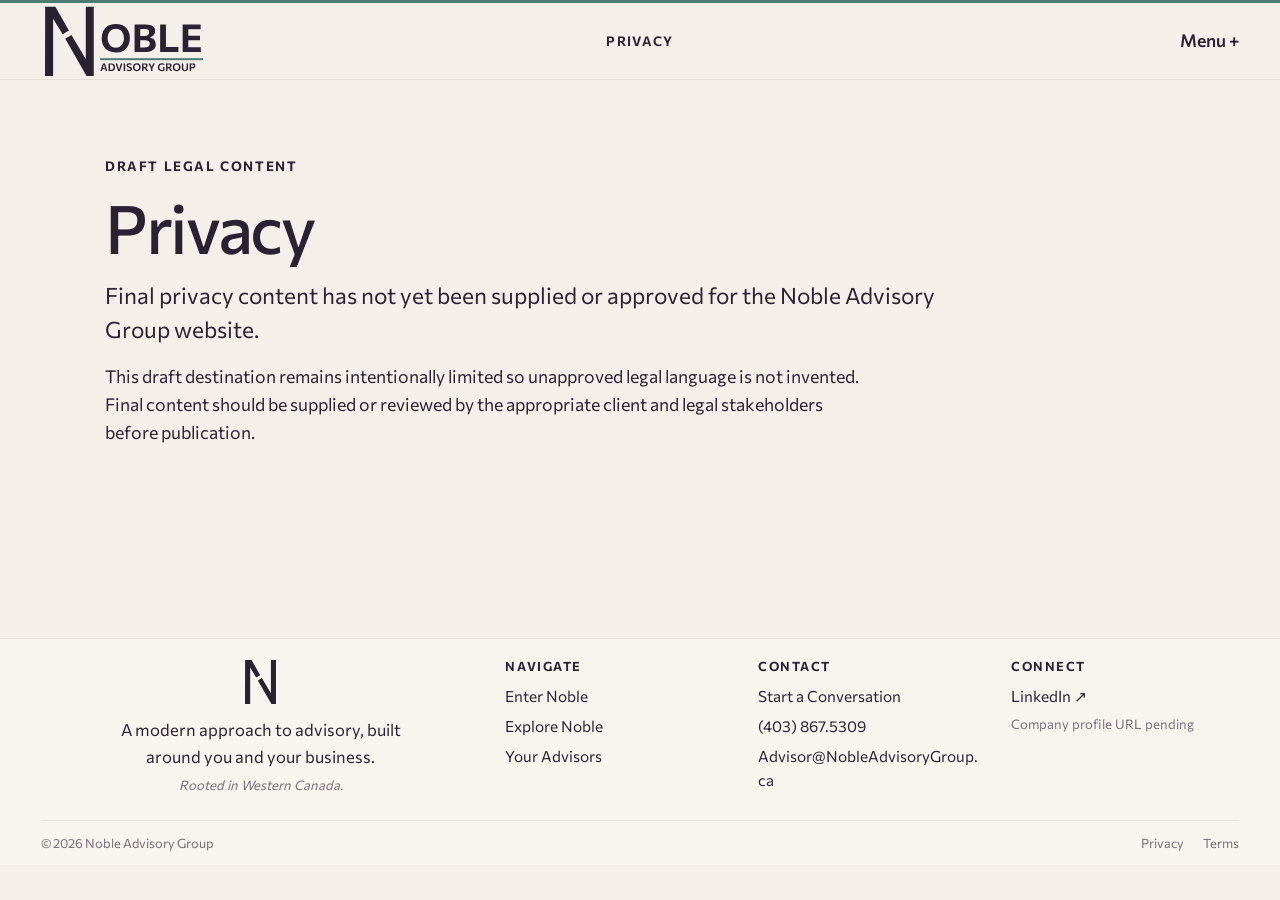
<file: privacy/index.html>
<!doctype html>
<html lang="en">
<head>
<meta charset="utf-8">
<meta name="viewport" content="width=device-width, initial-scale=1">
<meta name="description" content="Privacy information for the Noble Advisory Group website.">
<title>Privacy | Noble Advisory Group</title>
<link rel="preconnect" href="https://fonts.googleapis.com">
<link rel="preconnect" href="https://fonts.gstatic.com" crossorigin>
<link href="https://fonts.googleapis.com/css2?family=Commissioner:ital,wght@0,300..800;1,300..800&display=swap" rel="stylesheet">
<link rel="stylesheet" href="../assets/css/tokens.css">
<link rel="stylesheet" href="../assets/css/base.css">
<link rel="stylesheet" href="../assets/css/components.css">
<link rel="stylesheet" href="../assets/css/footer.css">
<link rel="stylesheet" href="../assets/css/legal.css">
<script src="../assets/js/site.js" defer></script>
</head>
<body class="legal-page">
<a class="skip-link" href="#legal-main">Skip to privacy</a>
<!--COMMENT: §§§ SECTION 1: SITE HEADER §§§-->
<header class="site-header">
  <a class="site-header__brand" href="../index.html" aria-label="Noble Advisory Group home"><img src="../assets/brand/noble-logo-primary.svg" alt="Noble Advisory Group"></a>
  <div class="site-header__context">Privacy</div>
  <button class="site-header__menu" type="button" data-menu-open aria-controls="privacy-menu" aria-expanded="false">Menu +</button>
</header>

<div class="menu-drawer" id="privacy-menu" data-menu aria-hidden="true" role="dialog" aria-modal="true" aria-labelledby="privacy-menu-title">
  <button class="menu-drawer__scrim" type="button" data-menu-close aria-label="Close menu"></button>
  <div class="menu-drawer__panel">
    <header class="menu-drawer__header"><span id="privacy-menu-title">Noble</span><button type="button" data-menu-close>Close</button></header>
    <nav class="menu-drawer__links" aria-label="Noble destinations">
      <a href="../start/index.html"><span>Enter Noble</span><span>→</span></a>
      <a href="../explore/index.html#working-with-noble"><span>Explore Noble</span><span>→</span></a>
      <a href="../advisors/index.html"><span>Your Advisors</span><span>→</span></a>
      <a href="../contact/index.html"><span>Start a Conversation</span><span>→</span></a>
    </nav>
    <div class="menu-drawer__utility"><span>Rooted in Western Canada.</span><div class="menu-drawer__utility-links"><a href="https://www.linkedin.com/" target="_blank" rel="noopener noreferrer">LinkedIn ↗</a><a href="../contact/index.html">Contact</a></div></div>
  </div>
</div>
<!--COMMENT: §§§ SECTION 2: PRIVACY CONTENT PLACEHOLDER §§§-->
<main class="legal-main" id="legal-main"><section><p class="eyebrow">Draft legal content</p><h1>Privacy</h1><p class="intro">Final privacy content has not yet been supplied or approved for the Noble Advisory Group website.</p><p>This draft destination remains intentionally limited so unapproved legal language is not invented. Final content should be supplied or reviewed by the appropriate client and legal stakeholders before publication.</p></section></main>
<!--COMMENT: §§§ SHARED COMPONENT: COMPACT FIRM FOOTER §§§-->
<footer class="firm-footer" data-firm-footer>
  <div class="firm-footer__inner">
    <section class="firm-footer__identity" aria-label="Noble Advisory Group">
      <a class="firm-footer__mark" href="../index.html" aria-label="Noble Advisory Group home"><img src="../assets/brand/noble-custom-footer-n.svg" alt=""></a>
      <p>A modern approach to advisory, built around you and your business.</p>
      <span>Rooted in Western Canada.</span>
    </section>
    <nav class="firm-footer__group" aria-label="Noble destinations">
      <h2>Navigate</h2>
      <a href="../start/index.html">Enter Noble</a>
      <a href="../explore/index.html#working-with-noble">Explore Noble</a>
      <a href="../advisors/index.html">Your Advisors</a>
    </nav>
    <section class="firm-footer__group">
      <h2>Contact</h2>
      <a href="../contact/index.html">Start a Conversation</a>
      <a href="tel:+14038675309">(403) 867.5309</a>
      <a href="mailto:Advisor@NobleAdvisoryGroup.ca">Advisor@NobleAdvisoryGroup.ca</a>
    </section>
    <section class="firm-footer__group">
      <h2>Connect</h2>
      <a href="https://www.linkedin.com/" target="_blank" rel="noopener noreferrer">LinkedIn ↗</a>
      <span>Company profile URL pending</span>
    </section>
    <div class="firm-footer__legal">
      <p>© 2026 Noble Advisory Group</p>
      <div><a href="../privacy/index.html">Privacy</a><a href="../terms/index.html">Terms</a></div>
    </div>
  </div>
</footer>
</body>
</html>
</file>
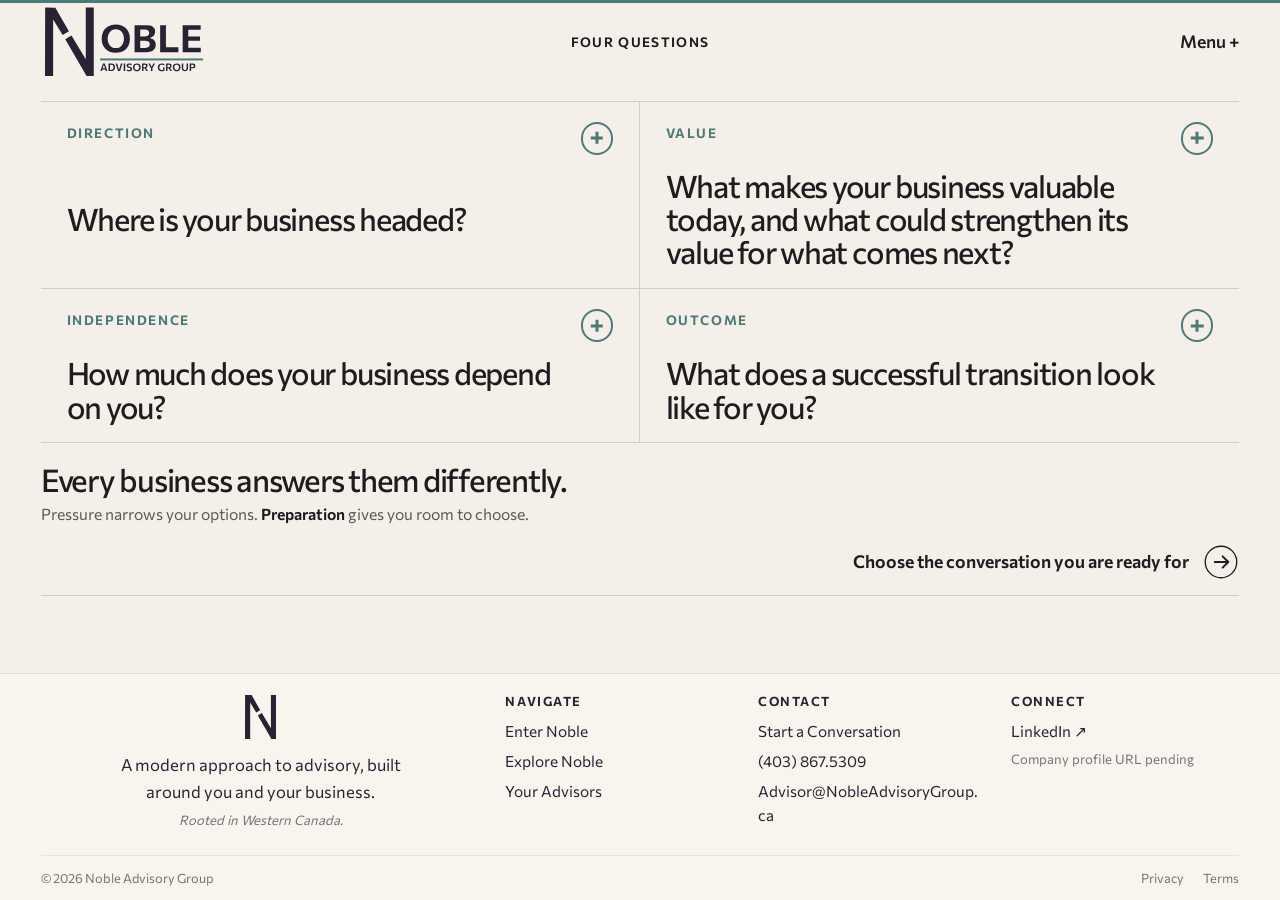
<file: start/index.html>
<!doctype html>
<html lang="en">
<head>
<meta charset="utf-8">
<meta name="viewport" content="width=device-width, initial-scale=1">
<meta name="description" content="Enter Noble through four questions that help business owners consider direction, value, independence, and outcome.">
<title>Four Questions | Noble Advisory Group</title>
<link rel="preconnect" href="https://fonts.googleapis.com">
<link rel="preconnect" href="https://fonts.gstatic.com" crossorigin>
<link href="https://fonts.googleapis.com/css2?family=Commissioner:ital,wght@0,300..800;1,300..800&display=swap" rel="stylesheet">
<link rel="stylesheet" href="../assets/css/tokens.css">
<link rel="stylesheet" href="../assets/css/base.css">
<link rel="stylesheet" href="../assets/css/components.css">
<link rel="stylesheet" href="../assets/css/footer.css">
<link rel="stylesheet" href="../assets/css/front-door.css">
<script src="../assets/js/site.js" defer></script>
<script src="../assets/js/front-door.js" defer></script>
</head>
<body class="front-door-page">
<a class="skip-link" href="#front-door-main">Skip to Four Questions</a>
<header class="site-header site-header--front-door">
  <a class="site-header__brand" href="../index.html" aria-label="Noble Advisory Group home"><img src="../assets/brand/noble-logo-primary.svg" alt="Noble Advisory Group"></a>
  <div class="site-header__context">Four Questions</div>
  <button class="site-header__menu" type="button" data-menu-open aria-controls="front-door-menu" aria-expanded="false">Menu +</button>
</header>

<div class="menu-drawer" id="front-door-menu" data-menu aria-hidden="true" role="dialog" aria-modal="true" aria-labelledby="front-door-menu-title">
  <button class="menu-drawer__scrim" type="button" data-menu-close aria-label="Close menu"></button>
  <div class="menu-drawer__panel">
    <header class="menu-drawer__header"><span id="front-door-menu-title">Noble</span><button type="button" data-menu-close>Close</button></header>
    <nav class="menu-drawer__links" aria-label="Noble destinations">
      <a href="../start/index.html" aria-current="page"><span>Enter Noble</span><span>→</span></a>
      <a href="../explore/index.html#working-with-noble"><span>Explore Noble</span><span>→</span></a>
      <a href="../advisors/index.html"><span>Your Advisors</span><span>→</span></a>
      <a href="../contact/index.html"><span>Start a Conversation</span><span>→</span></a>
    </nav>
    <div class="menu-drawer__utility"><span>Rooted in Western Canada.</span><div class="menu-drawer__utility-links"><a href="https://www.linkedin.com/" target="_blank" rel="noopener noreferrer">LinkedIn ↗</a><a href="../contact/index.html">Contact</a></div></div>
  </div>
</div>

<main class="front-door-main" id="front-door-main">
  <!--COMMENT: §§§ SECTION 1: FOUR QUESTIONS / OWNER REFLECTION §§§-->
  <section class="front-door-questions" aria-labelledby="front-door-questions-title">
    <h1 class="visually-hidden" id="front-door-questions-title">Four Questions</h1>

    <!--COMMENT: [MAKE EACH QUESTION EXPLORABLE WITHOUT ASSIGNING A DEFAULT PRIORITY]-->
    <div class="front-door-questions__field" data-front-door-questions role="group" aria-label="Explore the Four Questions">
      <button class="front-door-question" type="button" data-question-trigger="direction" aria-expanded="false" aria-controls="front-door-question-detail">
        <span class="front-door-question__label">Direction</span>
        <span class="front-door-question__prompt">Where is your business headed?</span>
        <span class="front-door-question__cue" aria-hidden="true"></span>
      </button>
      <button class="front-door-question" type="button" data-question-trigger="value" aria-expanded="false" aria-controls="front-door-question-detail">
        <span class="front-door-question__label">Value</span>
        <span class="front-door-question__prompt">What makes your business valuable today, and what could strengthen its value for what comes next?</span>
        <span class="front-door-question__cue" aria-hidden="true"></span>
      </button>
      <button class="front-door-question" type="button" data-question-trigger="independence" aria-expanded="false" aria-controls="front-door-question-detail">
        <span class="front-door-question__label">Independence</span>
        <span class="front-door-question__prompt">How much does your business depend on you?</span>
        <span class="front-door-question__cue" aria-hidden="true"></span>
      </button>
      <button class="front-door-question" type="button" data-question-trigger="outcome" aria-expanded="false" aria-controls="front-door-question-detail">
        <span class="front-door-question__label">Outcome</span>
        <span class="front-door-question__prompt">What does a successful transition look like for you?</span>
        <span class="front-door-question__cue" aria-hidden="true"></span>
      </button>
    </div>

    <!--COMMENT: [SURFACE WHY THE SELECTED QUESTION MATTERS TO THE OWNER]-->
    <section class="front-door-question-detail" id="front-door-question-detail" data-question-detail role="region" aria-live="polite" hidden>
      <p data-question-detail-copy></p>
    </section>

    <!--COMMENT: [CONNECT DIFFERENT ANSWERS TO THE VALUE OF PREPARATION]-->
    <div class="front-door-questions__conclusion">
      <div class="front-door-questions__conclusion-copy">
        <h2>Every business answers them differently.</h2>
        <p>Pressure narrows your options. <strong>Preparation</strong> gives you room to choose.</p>
      </div>
      <a class="front-door-questions__next" href="conversation/index.html">
        <span>Choose the conversation you are ready for</span>
        <span class="front-door-questions__next-icon" aria-hidden="true">
          <svg viewBox="0 0 64 64" focusable="false"><circle cx="32" cy="32" r="28" fill="none" stroke="currentColor" stroke-width="2.4"></circle><path d="M21 32H44M35 22L45 32L35 42" fill="none" stroke="currentColor" stroke-width="3.5" stroke-linecap="round" stroke-linejoin="round"></path></svg>
        </span>
      </a>
    </div>
  </section>
</main>

<!--COMMENT: §§§ SHARED COMPONENT: COMPACT FIRM FOOTER §§§-->
<footer class="firm-footer" data-firm-footer>
  <div class="firm-footer__inner">
    <section class="firm-footer__identity" aria-label="Noble Advisory Group">
      <a class="firm-footer__mark" href="../index.html" aria-label="Noble Advisory Group home"><img src="../assets/brand/noble-custom-footer-n.svg" alt=""></a>
      <p>A modern approach to advisory, built around you and your business.</p>
      <span>Rooted in Western Canada.</span>
    </section>
    <nav class="firm-footer__group" aria-label="Noble destinations">
      <h2>Navigate</h2>
      <a href="../start/index.html">Enter Noble</a>
      <a href="../explore/index.html#working-with-noble">Explore Noble</a>
      <a href="../advisors/index.html">Your Advisors</a>
    </nav>
    <section class="firm-footer__group">
      <h2>Contact</h2>
      <a href="../contact/index.html">Start a Conversation</a>
      <a href="tel:+14038675309">(403) 867.5309</a>
      <a href="mailto:Advisor@NobleAdvisoryGroup.ca">Advisor@NobleAdvisoryGroup.ca</a>
    </section>
    <section class="firm-footer__group">
      <h2>Connect</h2>
      <a href="https://www.linkedin.com/" target="_blank" rel="noopener noreferrer">LinkedIn ↗</a>
      <span>Company profile URL pending</span>
    </section>
    <div class="firm-footer__legal">
      <p>© 2026 Noble Advisory Group</p>
      <div><a href="../privacy/index.html">Privacy</a><a href="../terms/index.html">Terms</a></div>
    </div>
  </div>
</footer>
</body>
</html>
</file>
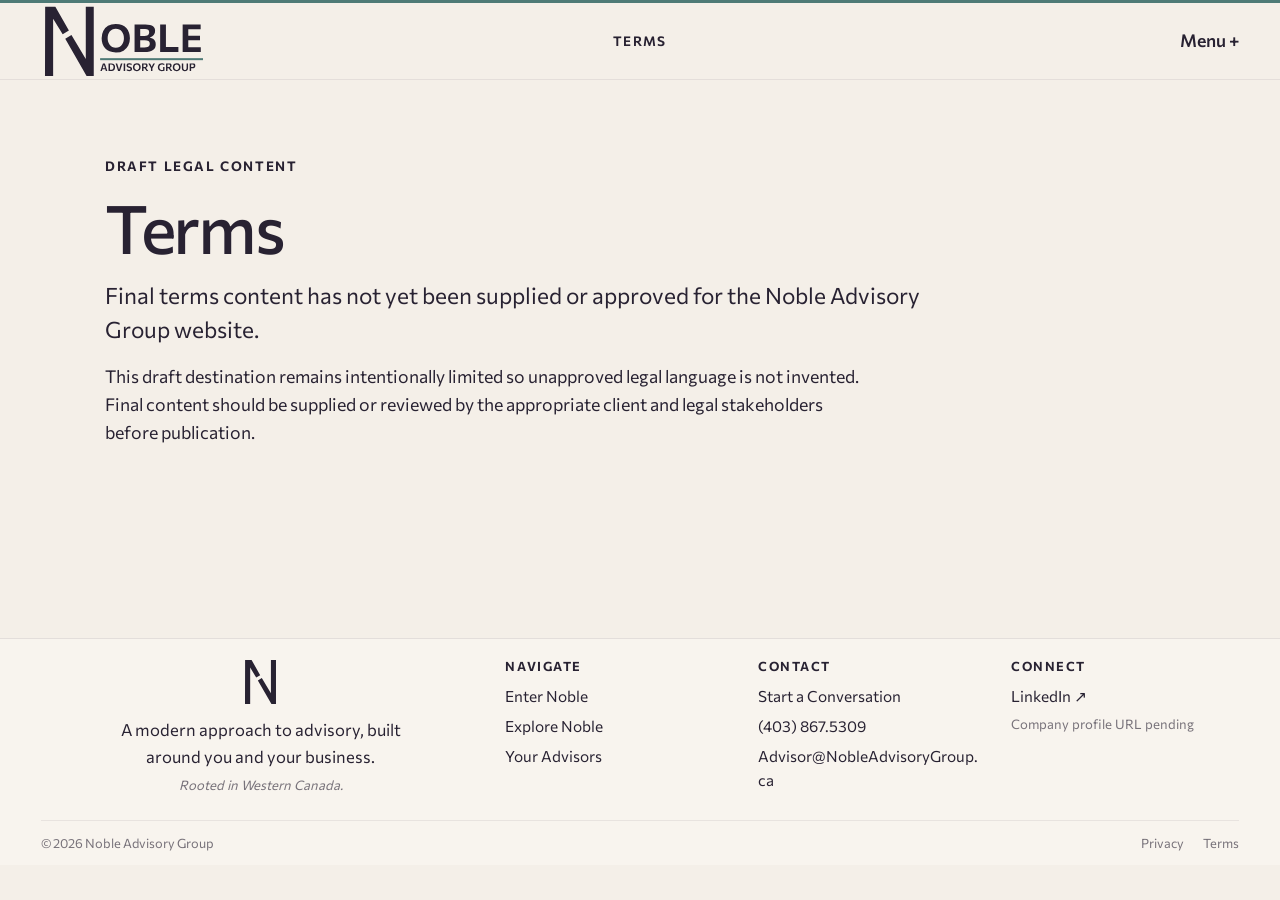
<file: terms/index.html>
<!doctype html>
<html lang="en">
<head>
<meta charset="utf-8">
<meta name="viewport" content="width=device-width, initial-scale=1">
<meta name="description" content="Terms information for the Noble Advisory Group website.">
<title>Terms | Noble Advisory Group</title>
<link rel="preconnect" href="https://fonts.googleapis.com">
<link rel="preconnect" href="https://fonts.gstatic.com" crossorigin>
<link href="https://fonts.googleapis.com/css2?family=Commissioner:ital,wght@0,300..800;1,300..800&display=swap" rel="stylesheet">
<link rel="stylesheet" href="../assets/css/tokens.css">
<link rel="stylesheet" href="../assets/css/base.css">
<link rel="stylesheet" href="../assets/css/components.css">
<link rel="stylesheet" href="../assets/css/footer.css">
<link rel="stylesheet" href="../assets/css/legal.css">
<script src="../assets/js/site.js" defer></script>
</head>
<body class="legal-page">
<a class="skip-link" href="#legal-main">Skip to terms</a>
<!--COMMENT: §§§ SECTION 1: SITE HEADER §§§-->
<header class="site-header">
  <a class="site-header__brand" href="../index.html" aria-label="Noble Advisory Group home"><img src="../assets/brand/noble-logo-primary.svg" alt="Noble Advisory Group"></a>
  <div class="site-header__context">Terms</div>
  <button class="site-header__menu" type="button" data-menu-open aria-controls="terms-menu" aria-expanded="false">Menu +</button>
</header>

<div class="menu-drawer" id="terms-menu" data-menu aria-hidden="true" role="dialog" aria-modal="true" aria-labelledby="terms-menu-title">
  <button class="menu-drawer__scrim" type="button" data-menu-close aria-label="Close menu"></button>
  <div class="menu-drawer__panel">
    <header class="menu-drawer__header"><span id="terms-menu-title">Noble</span><button type="button" data-menu-close>Close</button></header>
    <nav class="menu-drawer__links" aria-label="Noble destinations">
      <a href="../start/index.html"><span>Enter Noble</span><span>→</span></a>
      <a href="../explore/index.html#working-with-noble"><span>Explore Noble</span><span>→</span></a>
      <a href="../advisors/index.html"><span>Your Advisors</span><span>→</span></a>
      <a href="../contact/index.html"><span>Start a Conversation</span><span>→</span></a>
    </nav>
    <div class="menu-drawer__utility"><span>Rooted in Western Canada.</span><div class="menu-drawer__utility-links"><a href="https://www.linkedin.com/" target="_blank" rel="noopener noreferrer">LinkedIn ↗</a><a href="../contact/index.html">Contact</a></div></div>
  </div>
</div>
<!--COMMENT: §§§ SECTION 2: TERMS CONTENT PLACEHOLDER §§§-->
<main class="legal-main" id="legal-main"><section><p class="eyebrow">Draft legal content</p><h1>Terms</h1><p class="intro">Final terms content has not yet been supplied or approved for the Noble Advisory Group website.</p><p>This draft destination remains intentionally limited so unapproved legal language is not invented. Final content should be supplied or reviewed by the appropriate client and legal stakeholders before publication.</p></section></main>
<!--COMMENT: §§§ SHARED COMPONENT: COMPACT FIRM FOOTER §§§-->
<footer class="firm-footer" data-firm-footer>
  <div class="firm-footer__inner">
    <section class="firm-footer__identity" aria-label="Noble Advisory Group">
      <a class="firm-footer__mark" href="../index.html" aria-label="Noble Advisory Group home"><img src="../assets/brand/noble-custom-footer-n.svg" alt=""></a>
      <p>A modern approach to advisory, built around you and your business.</p>
      <span>Rooted in Western Canada.</span>
    </section>
    <nav class="firm-footer__group" aria-label="Noble destinations">
      <h2>Navigate</h2>
      <a href="../start/index.html">Enter Noble</a>
      <a href="../explore/index.html#working-with-noble">Explore Noble</a>
      <a href="../advisors/index.html">Your Advisors</a>
    </nav>
    <section class="firm-footer__group">
      <h2>Contact</h2>
      <a href="../contact/index.html">Start a Conversation</a>
      <a href="tel:+14038675309">(403) 867.5309</a>
      <a href="mailto:Advisor@NobleAdvisoryGroup.ca">Advisor@NobleAdvisoryGroup.ca</a>
    </section>
    <section class="firm-footer__group">
      <h2>Connect</h2>
      <a href="https://www.linkedin.com/" target="_blank" rel="noopener noreferrer">LinkedIn ↗</a>
      <span>Company profile URL pending</span>
    </section>
    <div class="firm-footer__legal">
      <p>© 2026 Noble Advisory Group</p>
      <div><a href="../privacy/index.html">Privacy</a><a href="../terms/index.html">Terms</a></div>
    </div>
  </div>
</footer>
</body>
</html>
</file>
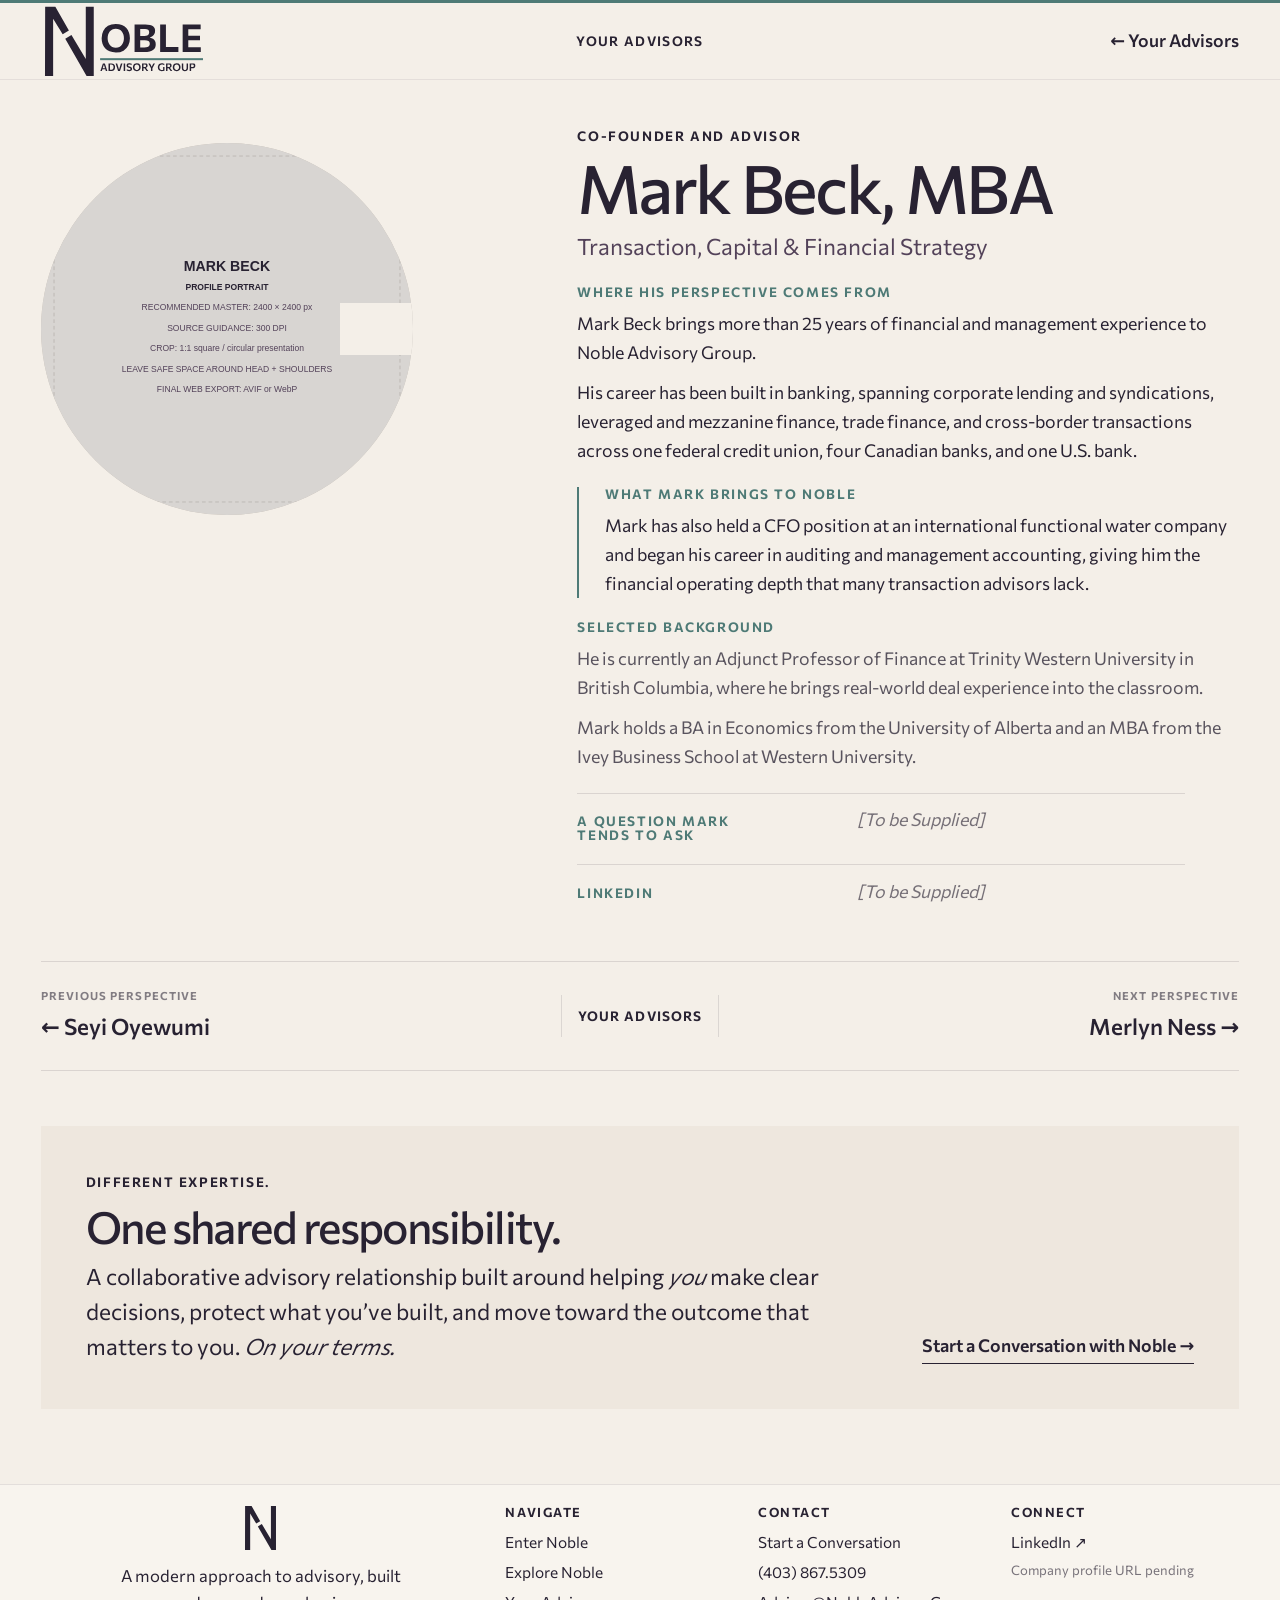
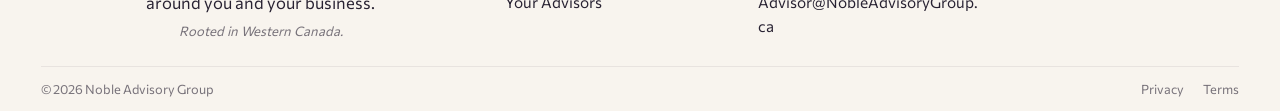
<file: advisors/mark-beck/index.html>
<!doctype html>
<html lang="en">
<head>
<meta charset="utf-8">
<meta name="viewport" content="width=device-width, initial-scale=1">
<meta name="description" content="Mark Beck, MBA, Co-Founder and Advisor at Noble Advisory Group, brings transaction, capital, financial, banking, and management experience to the Noble relationship.">
<title>Mark Beck, MBA | Noble Advisory Group</title>
<link rel="preconnect" href="https://fonts.googleapis.com">
<link rel="preconnect" href="https://fonts.gstatic.com" crossorigin>
<link href="https://fonts.googleapis.com/css2?family=Commissioner:ital,wght@0,300..800;1,300..800&display=swap" rel="stylesheet">
<link rel="stylesheet" href="../../assets/css/tokens.css">
<link rel="stylesheet" href="../../assets/css/base.css">
<link rel="stylesheet" href="../../assets/css/components.css">
<link rel="stylesheet" href="../../assets/css/footer.css">
<link rel="stylesheet" href="../../assets/css/advisors.css">
</head>
<body class="founder-page">
<a class="skip-link" href="#founder-main">Skip to advisor profile</a>

<!--COMMENT: §§§ SECTION 1: SITE HEADER §§§-->
<header class="site-header">
  <a class="site-header__brand" href="../../index.html">
    <img src="../../assets/brand/noble-logo-primary.svg" alt="Noble Advisory Group">
  </a>
  <div class="site-header__context">Your Advisors</div>
  <a class="site-header__quiet-link" href="../index.html">← Your Advisors</a>
</header>

<!--COMMENT: §§§ SECTION 2: MARK BECK PROFILE §§§-->
<main class="founder-main" id="founder-main">
  <article class="founder-profile">
    <div class="founder-profile__portrait">
      <img src="../../assets/images/advisors/mark-beck-profile.svg" alt="Mark Beck portrait placeholder">
      <span aria-hidden="true"></span>
    </div>

    <div class="founder-profile__copy">
      <div class="founder-profile__identity">
        <p class="eyebrow">Co-Founder and Advisor</p>
        <h1>Mark Beck, MBA</h1>
        <p class="founder-profile__specialty">Transaction, Capital &amp; Financial Strategy</p>
      </div>

      <section class="founder-profile__section">
        <h2 class="micro-label">Where his perspective comes from</h2>
        <p>Mark Beck brings more than 25 years of financial and management experience to Noble Advisory Group.</p>
        <p>His career has been built in banking, spanning corporate lending and syndications, leveraged and mezzanine finance, trade finance, and cross-border transactions across one federal credit union, four Canadian banks, and one U.S. bank.</p>
      </section>

      <section class="founder-profile__section founder-profile__section--emphasis">
        <h2 class="micro-label">What Mark brings to Noble</h2>
        <p>Mark has also held a CFO position at an international functional water company and began his career in auditing and management accounting, giving him the financial operating depth that many transaction advisors lack.</p>
      </section>

      <section class="founder-profile__section founder-profile__background">
        <h2 class="micro-label">Selected background</h2>
        <p>He is currently an Adjunct Professor of Finance at Trinity Western University in British Columbia, where he brings real-world deal experience into the classroom.</p>
        <p>Mark holds a BA in Economics from the University of Alberta and an MBA from the Ivey Business School at Western University.</p>
      </section>

      <section class="founder-profile__pending">
        <h2 class="micro-label">A question Mark tends to ask</h2>
        <p>[To be Supplied]</p>
      </section>

      <section class="founder-profile__pending">
        <h2 class="micro-label">LinkedIn</h2>
        <p>[To be Supplied]</p>
      </section>
    </div>
  </article>

  <!--COMMENT: §§§ SECTION 3: FOUNDER PERSPECTIVE NAVIGATION §§§-->
  <nav class="founder-switcher" aria-label="Move between Noble advisors">
    <a class="founder-switcher__person founder-switcher__person--previous" href="../seyi-oyewumi/index.html">
      <span>Previous perspective</span>
      <strong>← Seyi Oyewumi</strong>
    </a>
    <a class="founder-switcher__overview" href="../index.html">Your Advisors</a>
    <a class="founder-switcher__person founder-switcher__person--next" href="../merlyn-ness/index.html">
      <span>Next perspective</span>
      <strong>Merlyn Ness →</strong>
    </a>
  </nav>

  <!--COMMENT: §§§ SECTION 4: CLIENT-CENTRIC NOBLE CLOSE §§§-->
  <section class="founder-team-close founder-team-close--client">
    <div class="founder-team-close__message">
      <p class="eyebrow">Different expertise.</p>
      <h2>One shared responsibility.</h2>
      <p>A collaborative advisory relationship built around helping <em>you</em> make clear decisions, protect what you’ve built, and move toward the outcome that matters to you. <em>On your terms.</em></p>
    </div>
    <a class="text-action" href="../../contact/index.html">Start a Conversation with Noble →</a>
  </section>
</main>

<!--COMMENT: §§§ SHARED COMPONENT: COMPACT FIRM FOOTER §§§-->
<footer class="firm-footer" data-firm-footer>
  <div class="firm-footer__inner">
    <section class="firm-footer__identity" aria-label="Noble Advisory Group">
      <a class="firm-footer__mark" href="../../index.html" aria-label="Noble Advisory Group home"><img src="../../assets/brand/noble-custom-footer-n.svg" alt=""></a>
      <p>A modern approach to advisory, built around you and your business.</p>
      <span>Rooted in Western Canada.</span>
    </section>
    <nav class="firm-footer__group" aria-label="Noble destinations">
      <h2>Navigate</h2>
      <a href="../../start/index.html">Enter Noble</a>
      <a href="../../explore/index.html#working-with-noble">Explore Noble</a>
      <a href="../../advisors/index.html">Your Advisors</a>
    </nav>
    <section class="firm-footer__group">
      <h2>Contact</h2>
      <a href="../../contact/index.html">Start a Conversation</a>
      <a href="tel:+14038675309">(403) 867.5309</a>
      <a href="mailto:Advisor@NobleAdvisoryGroup.ca">Advisor@NobleAdvisoryGroup.ca</a>
    </section>
    <section class="firm-footer__group">
      <h2>Connect</h2>
      <a href="https://www.linkedin.com/" target="_blank" rel="noopener noreferrer">LinkedIn ↗</a>
      <span>Company profile URL pending</span>
    </section>
    <div class="firm-footer__legal">
      <p>© 2026 Noble Advisory Group</p>
      <div><a href="../../privacy/index.html">Privacy</a><a href="../../terms/index.html">Terms</a></div>
    </div>
  </div>
</footer>
</body>
</html>
</file>
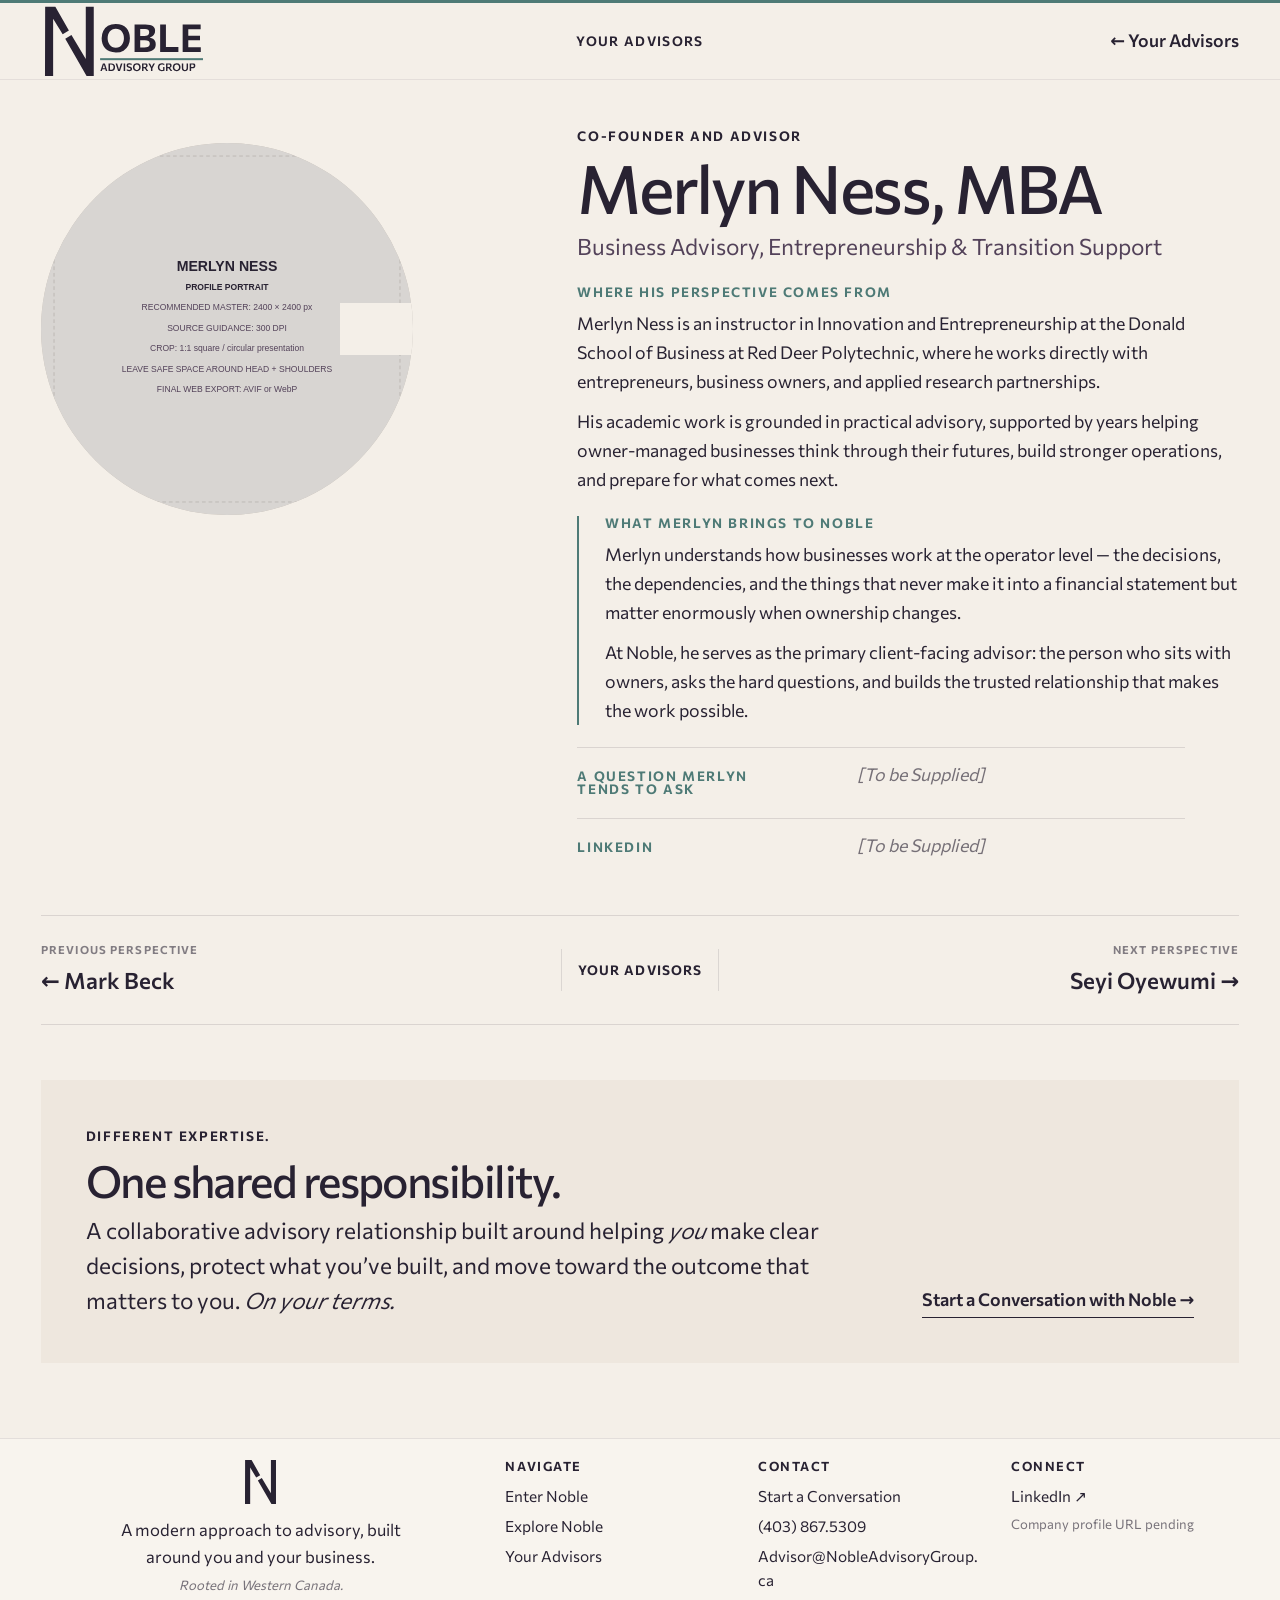
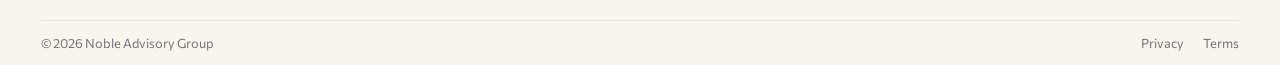
<file: advisors/merlyn-ness/index.html>
<!doctype html>
<html lang="en">
<head>
<meta charset="utf-8">
<meta name="viewport" content="width=device-width, initial-scale=1">
<meta name="description" content="Merlyn Ness, Co-Founder and Advisor at Noble Advisory Group, brings business advisory, entrepreneurship, and transition support experience to the Noble relationship.">
<title>Merlyn Ness | Noble Advisory Group</title>
<link rel="preconnect" href="https://fonts.googleapis.com">
<link rel="preconnect" href="https://fonts.gstatic.com" crossorigin>
<link href="https://fonts.googleapis.com/css2?family=Commissioner:ital,wght@0,300..800;1,300..800&display=swap" rel="stylesheet">
<link rel="stylesheet" href="../../assets/css/tokens.css">
<link rel="stylesheet" href="../../assets/css/base.css">
<link rel="stylesheet" href="../../assets/css/components.css">
<link rel="stylesheet" href="../../assets/css/footer.css">
<link rel="stylesheet" href="../../assets/css/advisors.css">
</head>
<body class="founder-page">
<a class="skip-link" href="#founder-main">Skip to advisor profile</a>

<!--COMMENT: §§§ SECTION 1: SITE HEADER §§§-->
<header class="site-header">
  <a class="site-header__brand" href="../../index.html">
    <img src="../../assets/brand/noble-logo-primary.svg" alt="Noble Advisory Group">
  </a>
  <div class="site-header__context">Your Advisors</div>
  <a class="site-header__quiet-link" href="../index.html">← Your Advisors</a>
</header>

<!--COMMENT: §§§ SECTION 2: MERLYN NESS PROFILE §§§-->
<main class="founder-main" id="founder-main">
  <article class="founder-profile">
    <div class="founder-profile__portrait">
      <img src="../../assets/images/advisors/merlyn-ness-profile.svg" alt="Merlyn Ness portrait placeholder">
      <span aria-hidden="true"></span>
    </div>

    <div class="founder-profile__copy">
      <div class="founder-profile__identity">
        <p class="eyebrow">Co-Founder and Advisor</p>
        <h1>Merlyn Ness, MBA</h1>
        <p class="founder-profile__specialty">Business Advisory, Entrepreneurship &amp; Transition Support</p>
      </div>

      <section class="founder-profile__section">
        <h2 class="micro-label">Where his perspective comes from</h2>
        <p>Merlyn Ness is an instructor in Innovation and Entrepreneurship at the Donald School of Business at Red Deer Polytechnic, where he works directly with entrepreneurs, business owners, and applied research partnerships.</p>
        <p>His academic work is grounded in practical advisory, supported by years helping owner-managed businesses think through their futures, build stronger operations, and prepare for what comes next.</p>
      </section>

      <section class="founder-profile__section founder-profile__section--emphasis">
        <h2 class="micro-label">What Merlyn brings to Noble</h2>
        <p>Merlyn understands how businesses work at the operator level — the decisions, the dependencies, and the things that never make it into a financial statement but matter enormously when ownership changes.</p>
        <p>At Noble, he serves as the primary client-facing advisor: the person who sits with owners, asks the hard questions, and builds the trusted relationship that makes the work possible.</p>
      </section>

      <section class="founder-profile__pending">
        <h2 class="micro-label">A question Merlyn tends to ask</h2>
        <p>[To be Supplied]</p>
      </section>

      <section class="founder-profile__pending">
        <h2 class="micro-label">LinkedIn</h2>
        <p>[To be Supplied]</p>
      </section>
    </div>
  </article>

  <!--COMMENT: §§§ SECTION 3: FOUNDER PERSPECTIVE NAVIGATION §§§-->
  <nav class="founder-switcher" aria-label="Move between Noble advisors">
    <a class="founder-switcher__person founder-switcher__person--previous" href="../mark-beck/index.html">
      <span>Previous perspective</span>
      <strong>← Mark Beck</strong>
    </a>
    <a class="founder-switcher__overview" href="../index.html">Your Advisors</a>
    <a class="founder-switcher__person founder-switcher__person--next" href="../seyi-oyewumi/index.html">
      <span>Next perspective</span>
      <strong>Seyi Oyewumi →</strong>
    </a>
  </nav>

  <!--COMMENT: §§§ SECTION 4: CLIENT-CENTRIC NOBLE CLOSE §§§-->
  <section class="founder-team-close founder-team-close--client">
    <div class="founder-team-close__message">
      <p class="eyebrow">Different expertise.</p>
      <h2>One shared responsibility.</h2>
      <p>A collaborative advisory relationship built around helping <em>you</em> make clear decisions, protect what you’ve built, and move toward the outcome that matters to you. <em>On your terms.</em></p>
    </div>
    <a class="text-action" href="../../contact/index.html">Start a Conversation with Noble →</a>
  </section>
</main>

<!--COMMENT: §§§ SHARED COMPONENT: COMPACT FIRM FOOTER §§§-->
<footer class="firm-footer" data-firm-footer>
  <div class="firm-footer__inner">
    <section class="firm-footer__identity" aria-label="Noble Advisory Group">
      <a class="firm-footer__mark" href="../../index.html" aria-label="Noble Advisory Group home"><img src="../../assets/brand/noble-custom-footer-n.svg" alt=""></a>
      <p>A modern approach to advisory, built around you and your business.</p>
      <span>Rooted in Western Canada.</span>
    </section>
    <nav class="firm-footer__group" aria-label="Noble destinations">
      <h2>Navigate</h2>
      <a href="../../start/index.html">Enter Noble</a>
      <a href="../../explore/index.html#working-with-noble">Explore Noble</a>
      <a href="../../advisors/index.html">Your Advisors</a>
    </nav>
    <section class="firm-footer__group">
      <h2>Contact</h2>
      <a href="../../contact/index.html">Start a Conversation</a>
      <a href="tel:+14038675309">(403) 867.5309</a>
      <a href="mailto:Advisor@NobleAdvisoryGroup.ca">Advisor@NobleAdvisoryGroup.ca</a>
    </section>
    <section class="firm-footer__group">
      <h2>Connect</h2>
      <a href="https://www.linkedin.com/" target="_blank" rel="noopener noreferrer">LinkedIn ↗</a>
      <span>Company profile URL pending</span>
    </section>
    <div class="firm-footer__legal">
      <p>© 2026 Noble Advisory Group</p>
      <div><a href="../../privacy/index.html">Privacy</a><a href="../../terms/index.html">Terms</a></div>
    </div>
  </div>
</footer>
</body>
</html>
</file>
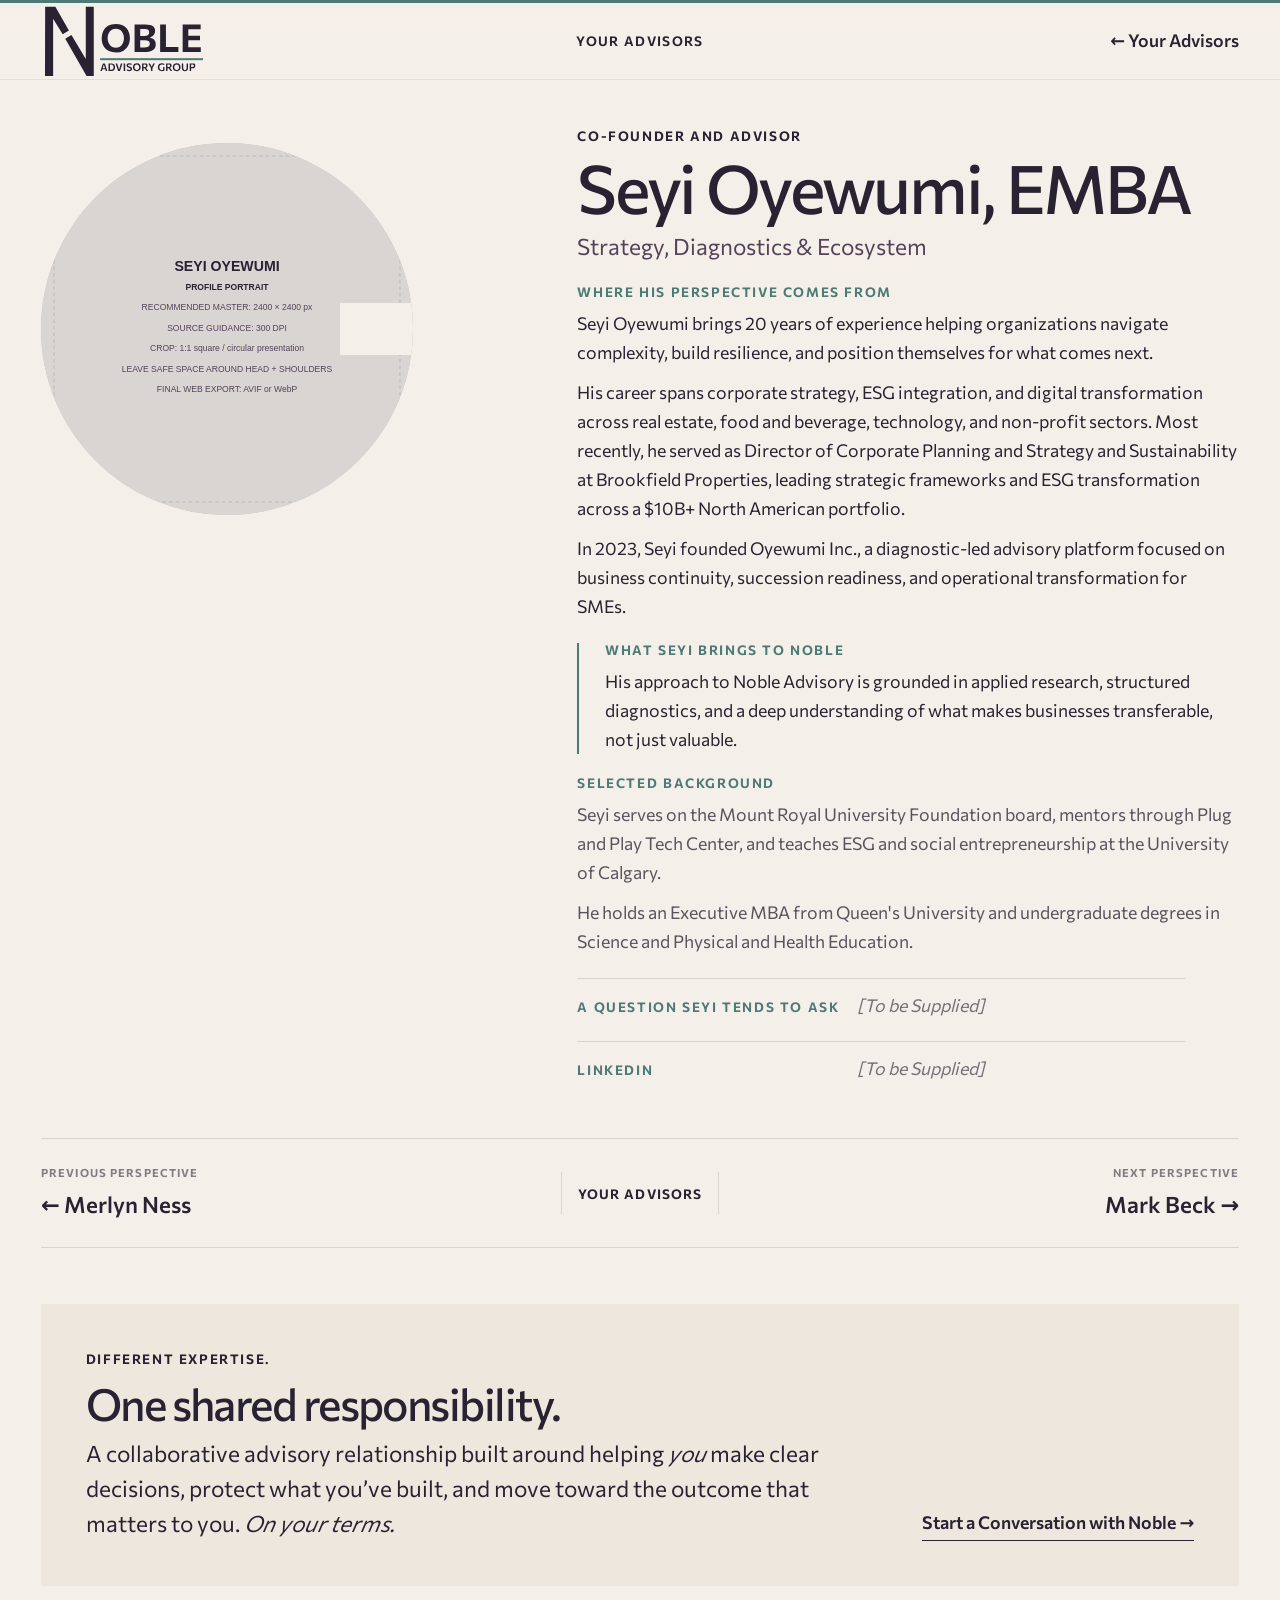
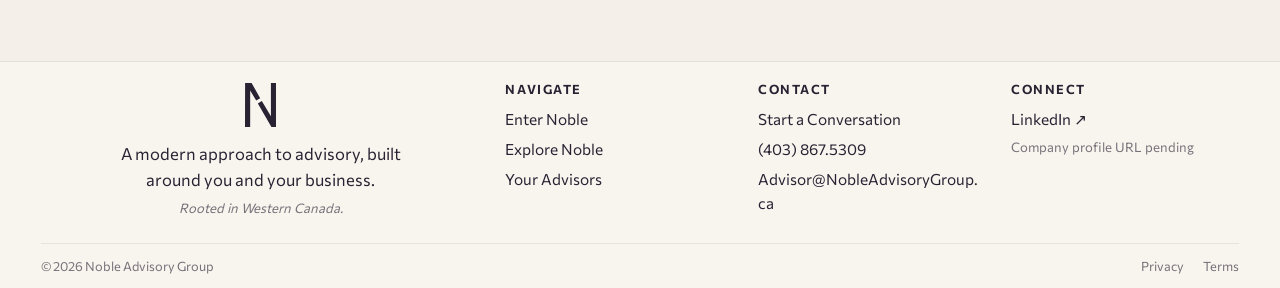
<file: advisors/seyi-oyewumi/index.html>
<!doctype html>
<html lang="en">
<head>
<meta charset="utf-8">
<meta name="viewport" content="width=device-width, initial-scale=1">
<meta name="description" content="Seyi Oyewumi, EMBA, Co-Founder and Advisor at Noble Advisory Group, brings strategy, diagnostics, continuity, succession readiness, and transformation experience to the Noble relationship.">
<title>Seyi Oyewumi, EMBA | Noble Advisory Group</title>
<link rel="preconnect" href="https://fonts.googleapis.com">
<link rel="preconnect" href="https://fonts.gstatic.com" crossorigin>
<link href="https://fonts.googleapis.com/css2?family=Commissioner:ital,wght@0,300..800;1,300..800&display=swap" rel="stylesheet">
<link rel="stylesheet" href="../../assets/css/tokens.css">
<link rel="stylesheet" href="../../assets/css/base.css">
<link rel="stylesheet" href="../../assets/css/components.css">
<link rel="stylesheet" href="../../assets/css/footer.css">
<link rel="stylesheet" href="../../assets/css/advisors.css">
</head>
<body class="founder-page">
<a class="skip-link" href="#founder-main">Skip to advisor profile</a>

<!--COMMENT: §§§ SECTION 1: SITE HEADER §§§-->
<header class="site-header">
  <a class="site-header__brand" href="../../index.html">
    <img src="../../assets/brand/noble-logo-primary.svg" alt="Noble Advisory Group">
  </a>
  <div class="site-header__context">Your Advisors</div>
  <a class="site-header__quiet-link" href="../index.html">← Your Advisors</a>
</header>

<!--COMMENT: §§§ SECTION 2: SEYI OYEWUMI PROFILE §§§-->
<main class="founder-main" id="founder-main">
  <article class="founder-profile">
    <div class="founder-profile__portrait">
      <img src="../../assets/images/advisors/seyi-oyewumi-profile.svg" alt="Seyi Oyewumi portrait placeholder">
      <span aria-hidden="true"></span>
    </div>

    <div class="founder-profile__copy">
      <div class="founder-profile__identity">
        <p class="eyebrow">Co-Founder and Advisor</p>
        <h1>Seyi Oyewumi, EMBA</h1>
        <p class="founder-profile__specialty">Strategy, Diagnostics &amp; Ecosystem</p>
      </div>

      <section class="founder-profile__section">
        <h2 class="micro-label">Where his perspective comes from</h2>
        <p>Seyi Oyewumi brings 20 years of experience helping organizations navigate complexity, build resilience, and position themselves for what comes next.</p>
        <p>His career spans corporate strategy, ESG integration, and digital transformation across real estate, food and beverage, technology, and non-profit sectors. Most recently, he served as Director of Corporate Planning and Strategy and Sustainability at Brookfield Properties, leading strategic frameworks and ESG transformation across a $10B+ North American portfolio.</p>
        <p>In 2023, Seyi founded Oyewumi Inc., a diagnostic-led advisory platform focused on business continuity, succession readiness, and operational transformation for SMEs.</p>
      </section>

      <section class="founder-profile__section founder-profile__section--emphasis">
        <h2 class="micro-label">What Seyi brings to Noble</h2>
        <p>His approach to Noble Advisory is grounded in applied research, structured diagnostics, and a deep understanding of what makes businesses transferable, not just valuable.</p>
      </section>

      <section class="founder-profile__section founder-profile__background">
        <h2 class="micro-label">Selected background</h2>
        <p>Seyi serves on the Mount Royal University Foundation board, mentors through Plug and Play Tech Center, and teaches ESG and social entrepreneurship at the University of Calgary.</p>
        <p>He holds an Executive MBA from Queen's University and undergraduate degrees in Science and Physical and Health Education.</p>
      </section>

      <section class="founder-profile__pending">
        <h2 class="micro-label">A question Seyi tends to ask</h2>
        <p>[To be Supplied]</p>
      </section>

      <section class="founder-profile__pending">
        <h2 class="micro-label">LinkedIn</h2>
        <p>[To be Supplied]</p>
      </section>
    </div>
  </article>

  <!--COMMENT: §§§ SECTION 3: FOUNDER PERSPECTIVE NAVIGATION §§§-->
  <nav class="founder-switcher" aria-label="Move between Noble advisors">
    <a class="founder-switcher__person founder-switcher__person--previous" href="../merlyn-ness/index.html">
      <span>Previous perspective</span>
      <strong>← Merlyn Ness</strong>
    </a>
    <a class="founder-switcher__overview" href="../index.html">Your Advisors</a>
    <a class="founder-switcher__person founder-switcher__person--next" href="../mark-beck/index.html">
      <span>Next perspective</span>
      <strong>Mark Beck →</strong>
    </a>
  </nav>

  <!--COMMENT: §§§ SECTION 4: CLIENT-CENTRIC NOBLE CLOSE §§§-->
  <section class="founder-team-close founder-team-close--client">
    <div class="founder-team-close__message">
      <p class="eyebrow">Different expertise.</p>
      <h2>One shared responsibility.</h2>
      <p>A collaborative advisory relationship built around helping <em>you</em> make clear decisions, protect what you’ve built, and move toward the outcome that matters to you. <em>On your terms.</em></p>
    </div>
    <a class="text-action" href="../../contact/index.html">Start a Conversation with Noble →</a>
  </section>
</main>

<!--COMMENT: §§§ SHARED COMPONENT: COMPACT FIRM FOOTER §§§-->
<footer class="firm-footer" data-firm-footer>
  <div class="firm-footer__inner">
    <section class="firm-footer__identity" aria-label="Noble Advisory Group">
      <a class="firm-footer__mark" href="../../index.html" aria-label="Noble Advisory Group home"><img src="../../assets/brand/noble-custom-footer-n.svg" alt=""></a>
      <p>A modern approach to advisory, built around you and your business.</p>
      <span>Rooted in Western Canada.</span>
    </section>
    <nav class="firm-footer__group" aria-label="Noble destinations">
      <h2>Navigate</h2>
      <a href="../../start/index.html">Enter Noble</a>
      <a href="../../explore/index.html#working-with-noble">Explore Noble</a>
      <a href="../../advisors/index.html">Your Advisors</a>
    </nav>
    <section class="firm-footer__group">
      <h2>Contact</h2>
      <a href="../../contact/index.html">Start a Conversation</a>
      <a href="tel:+14038675309">(403) 867.5309</a>
      <a href="mailto:Advisor@NobleAdvisoryGroup.ca">Advisor@NobleAdvisoryGroup.ca</a>
    </section>
    <section class="firm-footer__group">
      <h2>Connect</h2>
      <a href="https://www.linkedin.com/" target="_blank" rel="noopener noreferrer">LinkedIn ↗</a>
      <span>Company profile URL pending</span>
    </section>
    <div class="firm-footer__legal">
      <p>© 2026 Noble Advisory Group</p>
      <div><a href="../../privacy/index.html">Privacy</a><a href="../../terms/index.html">Terms</a></div>
    </div>
  </div>
</footer>
</body>
</html>
</file>
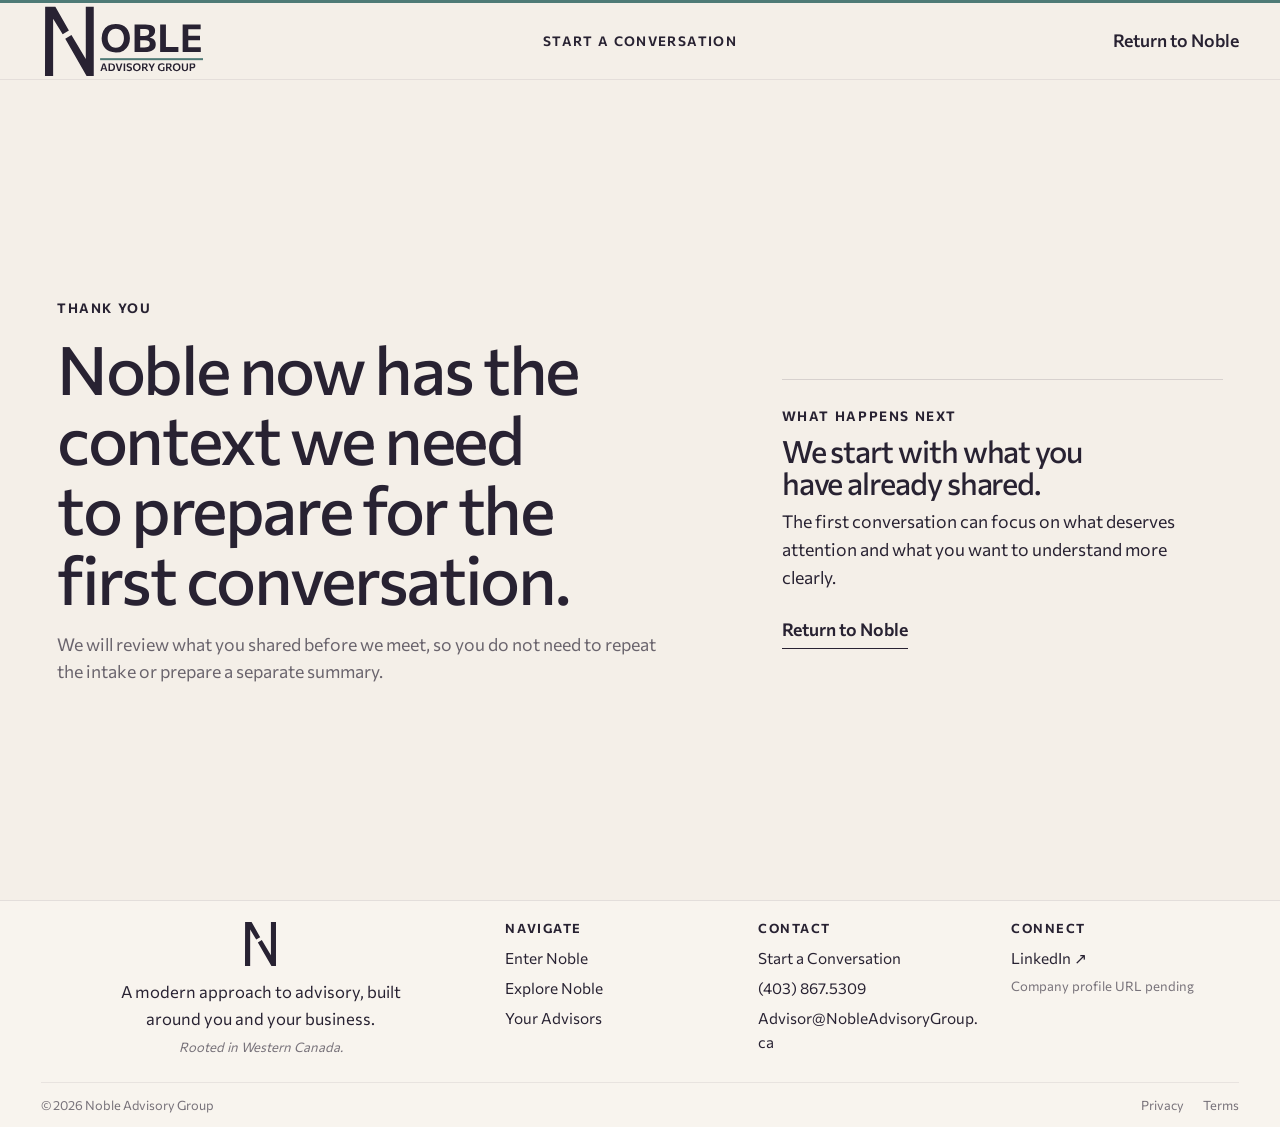
<file: contact/thank-you/index.html>
<!doctype html>
<html lang="en">
<head>
<meta charset="utf-8">
<meta name="viewport" content="width=device-width, initial-scale=1">
<meta name="description" content="Confirmation that Noble Advisory Group has received the context shared before the first conversation.">
<title>Thank You | Noble Advisory Group</title>
<link rel="preconnect" href="https://fonts.googleapis.com">
<link rel="preconnect" href="https://fonts.gstatic.com" crossorigin>
<link href="https://fonts.googleapis.com/css2?family=Commissioner:ital,wght@0,300..800;1,300..800&display=swap" rel="stylesheet">
<link rel="stylesheet" href="../../assets/css/tokens.css">
<link rel="stylesheet" href="../../assets/css/base.css">
<link rel="stylesheet" href="../../assets/css/components.css">
<link rel="stylesheet" href="../../assets/css/footer.css">
<link rel="stylesheet" href="../../assets/css/intake.css">
</head>
<body class="intake-page thank-you-page">
<a class="skip-link" href="#thank-you-main">Skip to confirmation</a>
<header class="site-header">
  <a class="site-header__brand" href="../../index.html" aria-label="Noble Advisory Group home"><img src="../../assets/brand/noble-logo-primary.svg" alt="Noble Advisory Group"></a>
  <div class="site-header__context">Start a Conversation</div>
  <a class="site-header__quiet-link" href="../../index.html">Return to Noble</a>
</header>

<main class="thank-you-main" id="thank-you-main">
  <!--COMMENT: §§§ SECTION 1: CONVERSATION CONFIRMATION §§§-->
  <section class="thank-you-main__message" aria-labelledby="thank-you-title">
    <p class="eyebrow">Thank You</p>
    <h1 id="thank-you-title">Noble now has the context we need to prepare for the first conversation.</h1>
    <p>We will review what you shared before we meet, so you do not need to repeat the intake or prepare a separate summary.</p>
  </section>

  <!--COMMENT: §§§ SECTION 2: NEXT STEP ORIENTATION §§§-->
  <section class="thank-you-main__detail" aria-labelledby="thank-you-detail-title">
    <div class="thank-you-next-step">
      <p class="eyebrow">What happens next</p>
      <h2 id="thank-you-detail-title">We start with what you have already shared.</h2>
      <p>The first conversation can focus on what deserves attention and what you want to understand more clearly.</p>
    </div>
    <div><a class="button-link" href="../../index.html">Return to Noble</a></div>
  </section>
</main>

<footer class="firm-footer" data-firm-footer>
  <div class="firm-footer__inner">
    <section class="firm-footer__identity" aria-label="Noble Advisory Group">
      <a class="firm-footer__mark" href="../../index.html" aria-label="Noble Advisory Group home"><img src="../../assets/brand/noble-custom-footer-n.svg" alt=""></a>
      <p>A modern approach to advisory, built around you and your business.</p>
      <span>Rooted in Western Canada.</span>
    </section>
    <nav class="firm-footer__group" aria-label="Noble destinations">
      <h2>Navigate</h2>
      <a href="../../start/index.html">Enter Noble</a>
      <a href="../../explore/index.html#working-with-noble">Explore Noble</a>
      <a href="../../advisors/index.html">Your Advisors</a>
    </nav>
    <section class="firm-footer__group">
      <h2>Contact</h2>
      <a href="../../contact/index.html">Start a Conversation</a>
      <a href="tel:+14038675309">(403) 867.5309</a>
      <a href="mailto:Advisor@NobleAdvisoryGroup.ca">Advisor@NobleAdvisoryGroup.ca</a>
    </section>
    <section class="firm-footer__group">
      <h2>Connect</h2>
      <a href="https://www.linkedin.com/" target="_blank" rel="noopener noreferrer">LinkedIn ↗</a>
      <span>Company profile URL pending</span>
    </section>
    <div class="firm-footer__legal">
      <p>© 2026 Noble Advisory Group</p>
      <div><a href="../../privacy/index.html">Privacy</a><a href="../../terms/index.html">Terms</a></div>
    </div>
  </div>
</footer>
</body>
</html>
</file>
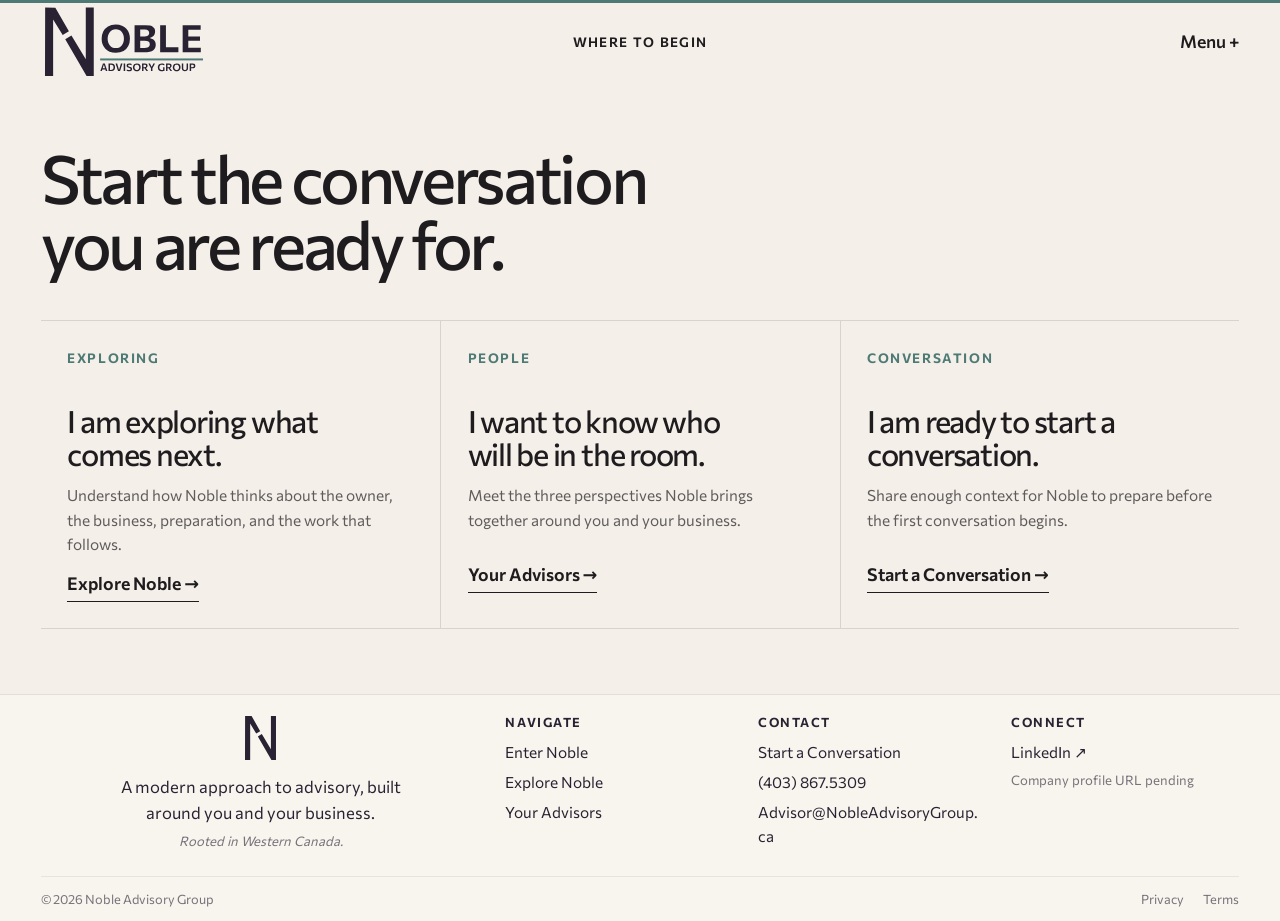
<file: start/conversation/index.html>
<!doctype html>
<html lang="en">
<head>
<meta charset="utf-8">
<meta name="viewport" content="width=device-width, initial-scale=1">
<meta name="description" content="Choose the Noble conversation that fits where you are today: explore the advisory approach, meet the advisors, or start a conversation.">
<title>Where to Begin | Noble Advisory Group</title>
<link rel="preconnect" href="https://fonts.googleapis.com">
<link rel="preconnect" href="https://fonts.gstatic.com" crossorigin>
<link href="https://fonts.googleapis.com/css2?family=Commissioner:ital,wght@0,300..800;1,300..800&display=swap" rel="stylesheet">
<link rel="stylesheet" href="../../assets/css/tokens.css">
<link rel="stylesheet" href="../../assets/css/base.css">
<link rel="stylesheet" href="../../assets/css/components.css">
<link rel="stylesheet" href="../../assets/css/footer.css">
<link rel="stylesheet" href="../../assets/css/conversation-choice.css">
<script src="../../assets/js/site.js" defer></script>
<script src="../../assets/js/conversation-choice.js" defer></script>
</head>
<body class="conversation-choice-page">
<a class="skip-link" href="#conversation-choice-main">Skip to conversation choices</a>
<header class="site-header site-header--conversation-choice">
  <a class="site-header__brand" href="../../index.html" aria-label="Noble Advisory Group home"><img src="../../assets/brand/noble-logo-primary.svg" alt="Noble Advisory Group"></a>
  <div class="site-header__context">Where to Begin</div>
  <button class="site-header__menu" type="button" data-menu-open aria-controls="conversation-choice-menu" aria-expanded="false">Menu +</button>
</header>

<div class="menu-drawer" id="conversation-choice-menu" data-menu aria-hidden="true" role="dialog" aria-modal="true" aria-labelledby="conversation-choice-menu-title">
  <button class="menu-drawer__scrim" type="button" data-menu-close aria-label="Close menu"></button>
  <div class="menu-drawer__panel">
    <header class="menu-drawer__header"><span id="conversation-choice-menu-title">Noble</span><button type="button" data-menu-close>Close</button></header>
    <nav class="menu-drawer__links" aria-label="Noble destinations">
      <a href="../index.html" aria-current="step"><span>Enter Noble</span><span>→</span></a>
      <a href="../../explore/index.html#working-with-noble"><span>Explore Noble</span><span>→</span></a>
      <a href="../../advisors/index.html"><span>Your Advisors</span><span>→</span></a>
      <a href="../../contact/index.html"><span>Start a Conversation</span><span>→</span></a>
    </nav>
    <div class="menu-drawer__utility"><span>Rooted in Western Canada.</span><div class="menu-drawer__utility-links"><a href="https://www.linkedin.com/" target="_blank" rel="noopener noreferrer">LinkedIn ↗</a><a href="../../contact/index.html">Contact</a></div></div>
  </div>
</div>

<main class="conversation-choice-main" id="conversation-choice-main">
  <!--COMMENT: §§§ SECTION 1: OWNER-DIRECTED CONVERSATION CHOICE §§§-->
  <section class="conversation-choice" aria-labelledby="conversation-choice-title">
    <header class="conversation-choice__intro">
      <h1 id="conversation-choice-title">Start the conversation you are ready for.</h1>
    </header>

    <!--COMMENT: [OFFER THREE EQUAL-STATUS WAYS TO ENGAGE WITH NOBLE]-->
    <div class="conversation-choice__paths" aria-label="Choose how to engage with Noble">
      <a class="conversation-choice__path" href="../../explore/index.html#working-with-noble" data-attention-path>
        <span class="conversation-choice__signal">Exploring</span>
        <span class="conversation-choice__title">I am exploring what comes next.</span>
        <span class="conversation-choice__description">Understand how Noble thinks about the owner, the business, preparation, and the work that follows.</span>
        <span class="conversation-choice__action">Explore Noble <span aria-hidden="true">→</span></span>
      </a>
      <a class="conversation-choice__path" href="../../advisors/index.html" data-attention-path>
        <span class="conversation-choice__signal">People</span>
        <span class="conversation-choice__title">I want to know who will be in the room.</span>
        <span class="conversation-choice__description">Meet the three perspectives Noble brings together around you and your business.</span>
        <span class="conversation-choice__action">Your Advisors <span aria-hidden="true">→</span></span>
      </a>
      <a class="conversation-choice__path" href="../../contact/index.html" data-attention-path>
        <span class="conversation-choice__signal">Conversation</span>
        <span class="conversation-choice__title">I am ready to start a conversation.</span>
        <span class="conversation-choice__description">Share enough context for Noble to prepare before the first conversation begins.</span>
        <span class="conversation-choice__action">Start a Conversation <span aria-hidden="true">→</span></span>
      </a>
    </div>
  </section>
</main>

<!--COMMENT: §§§ SHARED COMPONENT: COMPACT FIRM FOOTER §§§-->
<footer class="firm-footer" data-firm-footer>
  <div class="firm-footer__inner">
    <section class="firm-footer__identity" aria-label="Noble Advisory Group">
      <a class="firm-footer__mark" href="../../index.html" aria-label="Noble Advisory Group home"><img src="../../assets/brand/noble-custom-footer-n.svg" alt=""></a>
      <p>A modern approach to advisory, built around you and your business.</p>
      <span>Rooted in Western Canada.</span>
    </section>
    <nav class="firm-footer__group" aria-label="Noble destinations">
      <h2>Navigate</h2>
      <a href="../index.html">Enter Noble</a>
      <a href="../../explore/index.html#working-with-noble">Explore Noble</a>
      <a href="../../advisors/index.html">Your Advisors</a>
    </nav>
    <section class="firm-footer__group">
      <h2>Contact</h2>
      <a href="../../contact/index.html">Start a Conversation</a>
      <a href="tel:+14038675309">(403) 867.5309</a>
      <a href="mailto:Advisor@NobleAdvisoryGroup.ca">Advisor@NobleAdvisoryGroup.ca</a>
    </section>
    <section class="firm-footer__group">
      <h2>Connect</h2>
      <a href="https://www.linkedin.com/" target="_blank" rel="noopener noreferrer">LinkedIn ↗</a>
      <span>Company profile URL pending</span>
    </section>
    <div class="firm-footer__legal">
      <p>© 2026 Noble Advisory Group</p>
      <div><a href="../../privacy/index.html">Privacy</a><a href="../../terms/index.html">Terms</a></div>
    </div>
  </div>
</footer>
</body>
</html>
</file>
<file: assets/css/tokens.css>
/*COMMENT: §§§ SECTION 1: BRAND COLOR TOKENS §§§*/
/*COMMENT: [DEFINE APPROVED BRAND AND SURFACE COLORS]*/
:root {
    --color-ink-plum: #282232; /* #282232 [Ink Plum] */
    --color-smoky-aubergine: #534259; /* #534259 [Smoky Aubergine] */
    --color-warm-bone: #F4EFE8; /* #F4EFE8 [Warm Bone] */
    --color-muted-stone: #C8BFB4; /* #C8BFB4 [Muted Stone] */
    --color-patinated-teal: #4E7A76; /* #4E7A76 [Patinated Teal] */
    --color-near-black: #1F1C1F; /* #1F1C1F [Near Black] */
    --color-paper: #F8F4EE; /* #F8F4EE [Warm Paper] */
    --color-bone-soft: #EEE7DE; /* #EEE7DE [Soft Bone] */
    --color-white-soft: #FFFDF9; /* #FFFDF9 [Soft White] */

    --text-primary: var(--color-ink-plum);
    --surface-primary: var(--color-warm-bone);
}


/*COMMENT: §§§ SECTION 2: TYPOGRAPHY TOKENS §§§*/
/*COMMENT: [DEFINE COMMISSIONER TYPE SCALE AND TEXT MEASURES]*/
:root {
    --font-sans: "Commissioner", system-ui, -apple-system, BlinkMacSystemFont, "Segoe UI", sans-serif;

    --step--1: clamp(0.78rem, 0.74rem + 0.12vw, 0.88rem);
    --step-0: clamp(1rem, 0.96rem + 0.18vw, 1.13rem);
    --step-1: clamp(1.15rem, 1.04rem + 0.46vw, 1.45rem);
    --step-2: clamp(1.42rem, 1.16rem + 0.95vw, 2rem);
    --step-3: clamp(1.9rem, 1.45rem + 1.65vw, 3rem);
    --step-4: clamp(2.6rem, 1.8rem + 3vw, 4.85rem);
    --step-5: clamp(3.4rem, 2.25rem + 4.4vw, 6.8rem);

    --measure: 64ch;
    --measure-narrow: 48ch;
}


/*COMMENT: §§§ SECTION 3: SPACING AND LAYOUT TOKENS §§§*/
/*COMMENT: [DEFINE RESPONSIVE SPACING AND FRAME DIMENSIONS]*/
:root {
    --space-1: clamp(0.4rem, 0.3rem + 0.3vw, 0.65rem);
    --space-2: clamp(0.8rem, 0.68rem + 0.45vw, 1.15rem);
    --space-3: clamp(1.2rem, 0.98rem + 0.72vw, 1.72rem);
    --space-4: clamp(1.65rem, 1.28rem + 1.35vw, 2.55rem);
    --space-5: clamp(2.35rem, 1.75rem + 2.15vw, 3.8rem);
    --space-6: clamp(3.15rem, 2.3rem + 3vw, 5.35rem);

    --page-gutter: clamp(1.25rem, 3.2vw, 4.25rem);
    --header-height: 5rem;
    --experience-nav-height: 5.1rem;
    --max-content: 92rem;
}


/*COMMENT: §§§ SECTION 4: INTERACTION TOKENS §§§*/
/*COMMENT: [DEFINE FOCUS AND MOTION BEHAVIOR]*/
:root {
    --focus-ring: 2px solid var(--color-patinated-teal);
    --ease-noble: cubic-bezier(0.2, 0.75, 0.25, 1);
    --transition-fast: 180ms var(--ease-noble);
    --transition-medium: 360ms var(--ease-noble);
}
</file>
<file: assets/css/base.css>
/*COMMENT: §§§ SECTION 1: RESET AND DOCUMENT BASELINE §§§*/
/*COMMENT: [DEFINE RESET AND DOCUMENT BASELINE STYLES]*/
*, *::before, *::after {
    box-sizing: border-box;
}

html {
    scroll-behavior: smooth;
    background: var(--color-warm-bone);
}

body {
    margin: 0;
    color: var(--text-primary);
    background: var(--surface-primary);
    font-family: var(--font-sans);
    font-size: var(--step-0);
    line-height: 1.58;
    -webkit-font-smoothing: antialiased;
}

img, svg {
    display: block;
    max-width: 100%;
}

a {
    color: inherit;
    text-decoration: none;
}

button, input, textarea, select {
    font: inherit;
}

button {
    color: inherit;
}

p, h1, h2, h3, blockquote {
    margin: 0;
}

ul {
    margin: 0;
    padding: 0;
}

/*COMMENT: §§§ SECTION 2: TYPE ROLES §§§*/
/*COMMENT: [DEFINE TYPE ROLES STYLES]*/
h1, h2, h3 {
    font-weight: 480;
    line-height: 1.04;
    letter-spacing: -0.035em;
    text-wrap: balance;
}

h1 {
    font-size: var(--step-4);
}

h2 {
    font-size: var(--step-2);
}

h3 {
    font-size: var(--step-1);
}

em {
    font-style: italic;
    font-variation-settings: "slnt" -10;
    font-weight: 380;
}

.intro {
    max-width: var(--measure);
    font-size: var(--step-1);
    line-height: 1.48;
    text-wrap: pretty;
}

.eyebrow, .micro-label {
    font-size: var(--step--1);
    font-weight: 650;
    letter-spacing: 0.12em;
    text-transform: uppercase;
}

.micro-label {
    color: var(--color-patinated-teal);
}

/*COMMENT: §§§ SECTION 3: ACCESSIBILITY AND SHARED INTERACTION §§§*/
/*COMMENT: [DEFINE ACCESSIBILITY AND SHARED INTERACTION STYLES]*/
:focus-visible {
    outline: var(--focus-ring);
    outline-offset: 4px;
}

.skip-link {
    position: fixed;
    z-index: 999;
    top: 0.5rem;
    left: 0.5rem;
    transform: translateY(-150%);
    padding: 0.65rem 0.9rem;
    background: var(--color-near-black);
    color: var(--color-white-soft);
}

.skip-link:focus {
    transform: translateY(0);
}

.visually-hidden {
    position: absolute !important;
    width: 1px !important;
    height: 1px !important;
    padding: 0 !important;
    margin: -1px !important;
    overflow: hidden !important;
    clip: rect(0,0,0,0) !important;
    white-space: nowrap !important;
    border: 0 !important;
}

/*COMMENT: §§§ SECTION 4: GLOBAL HEADER §§§*/
/*COMMENT: [DEFINE GLOBAL HEADER STYLES]*/
.site-header {
    position: sticky;
    z-index: 80;
    top: 0;
    display: grid;
    grid-template-columns: 1fr auto 1fr;
    align-items: center;
    min-height: var(--header-height);
    padding: 0 var(--page-gutter);
    background: var(--color-warm-bone);
    border-top: 3px solid var(--color-patinated-teal);
    border-bottom: 1px solid rgba(40,34,50,0.08);
}

.site-header__brand {
    width: clamp(9.05rem, 13vw, 12.25rem);
    justify-self: start;
}

.site-header__context {
    justify-self: center;
    font-size: var(--step--1);
    font-weight: 620;
    letter-spacing: 0.1em;
    text-transform: uppercase;
}

.site-header__menu, .site-header__quiet-link {
    justify-self: end;
    border: 0;
    background: transparent;
    padding: 0.7rem 0;
    cursor: pointer;
    font-weight: 560;
}

.site-header__quiet-link {
    transition: color var(--transition-fast), transform var(--transition-fast);
}

.site-header__quiet-link:hover,
.site-header__quiet-link:focus-visible {
    color: var(--color-smoky-aubergine);
    transform: translateX(-0.12rem);
}

.text-action {
    display: inline-flex;
    align-items: center;
    gap: 0.55rem;
    font-weight: 600;
    border-bottom: 1px solid currentColor;
    padding-bottom: 0.18rem;
}

.text-action--light {
    color: var(--color-warm-bone);
}

@media (max-width: 720px) {
    .site-header {
        grid-template-columns: 1fr auto;
    }

    .site-header__context {
        display: none;
    }

    .site-header__menu,
    .site-header__quiet-link {
        min-height: 3rem;
        display: inline-flex;
        align-items: center;
    }

    .site-header__brand {
        width: clamp(8.5rem, 31vw, 10.75rem);
        min-height: 3rem;
        display: inline-flex;
        align-items: center;
    }

}

@media (prefers-reduced-motion: reduce) {
    *, *::before, *::after {
        scroll-behavior: auto !important;
        transition-duration: 0.01ms !important;
        animation-duration: 0.01ms !important;
        animation-iteration-count: 1 !important;
    }

}
</file>
<file: assets/css/components.css>
/*COMMENT: §§§ SECTION 1: DRAWER MENU §§§*/
/*COMMENT: [DEFINE DRAWER MENU STYLES]*/
.menu-drawer {
    position: fixed;
    z-index: 160;
    inset: 0;
    visibility: hidden;
    pointer-events: none;
}

.menu-drawer[aria-hidden="false"] {
    visibility: visible;
    pointer-events: auto;
}

.menu-drawer__scrim {
    position: absolute;
    inset: 0;
    border: 0;
    background: rgba(31,28,31,0.42);
    opacity: 0;
    transition: opacity var(--transition-medium);
}

.menu-drawer[aria-hidden="false"] .menu-drawer__scrim {
    opacity: 1;
}

.menu-drawer__panel {
    position: absolute;
    inset: 0 0 0 auto;
    width: min(34rem, 92vw);
    background: var(--color-ink-plum);
    color: var(--color-warm-bone);
    padding: var(--space-3) var(--space-4);
    transform: translateX(100%);
    transition: transform var(--transition-medium);
    display: flex;
    flex-direction: column;
}

.menu-drawer[aria-hidden="false"] .menu-drawer__panel {
    transform: translateX(0);
}

.menu-drawer__header {
    display: flex;
    justify-content: space-between;
    align-items: center;
    padding-bottom: var(--space-4);
    font-size: var(--step--1);
    letter-spacing: 0.1em;
    text-transform: uppercase;
}

.menu-drawer__header button {
    border: 0;
    background: none;
    color: inherit;
    cursor: pointer;
    transition: color var(--transition-fast);
}

.menu-drawer__header button:hover,
.menu-drawer__header button:focus-visible {
    color: var(--color-patinated-teal);
}

.menu-drawer__links {
    display: grid;
    gap: 0;
}

.menu-drawer__links a {
    display: flex;
    justify-content: space-between;
    gap: 1rem;
    align-items: baseline;
    padding: 1rem 0.7rem;
    border-top: 1px solid rgba(244,239,232,0.18);
    font-size: var(--step-2);
    line-height: 1.18;
    transition: background-color var(--transition-fast), color var(--transition-fast);
}

.menu-drawer__links a > span:last-child {
    transition: color var(--transition-fast), transform var(--transition-fast);
}

.menu-drawer__links a:hover,
.menu-drawer__links a:focus-visible {
    background: var(--color-smoky-aubergine);
}

.menu-drawer__links a:hover > span:last-child,
.menu-drawer__links a:focus-visible > span:last-child {
    color: var(--color-patinated-teal);
    transform: translateX(0.18rem);
}

.menu-drawer__links a:last-child {
    border-bottom: 1px solid rgba(244,239,232,0.18);
}


.menu-drawer__utility {
    margin-top: auto;
    display: grid;
    gap: 0.7rem;
    padding-top: var(--space-3);
    border-top: 1px solid rgba(244, 239, 232, 0.18);
    font-size: var(--step--1);
    color: rgba(244, 239, 232, 0.76);
}

.menu-drawer__utility-links {
    display: flex;
    flex-wrap: wrap;
    gap: 0.65rem 1.4rem;
}

.menu-drawer__utility a:hover,
.menu-drawer__utility a:focus-visible {
    color: var(--color-patinated-teal);
}

body.has-open-menu {
    overflow: hidden;
}


/*COMMENT: [SURFACE ACTIVE CHAPTER STATE INSIDE THE DRAWER]*/
.menu-drawer__links a[aria-current="step"],
.menu-drawer__links a[aria-current="page"] {
    color: var(--color-white-soft);
}

.menu-drawer__links a[aria-current="step"] > span:last-child,
.menu-drawer__links a[aria-current="page"] > span:last-child {
    color: var(--color-patinated-teal);
}

@media (max-width: 720px) {
    .menu-drawer__header button {
        min-height: 3rem;
        min-width: 3rem;
    }

    .menu-drawer__links a {
        min-height: 3.25rem;
        align-items: center;
    }
}
</file>
<file: assets/css/footer.css>
/*COMMENT: §§§ SECTION 1: COMPACT FIRM FOOTER §§§*/
/*COMMENT: [DEFINE COMPACT FIRM FOOTER STYLES]*/
.firm-footer {
    background: var(--color-paper);
    color: var(--color-ink-plum);
    border-top: 1px solid rgba(40,34,50,0.1);
}

.firm-footer__inner {
    max-width: var(--max-content);
    margin: 0 auto;
    padding: clamp(1.2rem, 2.3vh, 1.8rem) var(--page-gutter) clamp(0.7rem, 1.35vh, 1.05rem);
    display: grid;
    grid-template-columns: minmax(13rem, 1.35fr) repeat(3, minmax(9rem, 0.7fr));
    gap: var(--space-3);
}

.firm-footer__identity {
    display: grid;
    align-content: start;
    justify-items: center;
    gap: 0.35rem;
    text-align: center;
}

.firm-footer__mark {
    justify-self: center;
    display: inline-flex;
    align-items: center;
    margin-bottom: 0.45rem;
}

.firm-footer__mark img {
    width: auto;
    height: clamp(2.75rem, 3.2vw, 3.25rem);
    transition: opacity var(--transition-medium);
}

.firm-footer__mark:hover img,
.firm-footer__mark:focus-visible img {
    opacity: 0.68;
}

.firm-footer__mark:focus-visible {
    outline: var(--focus-ring);
    outline-offset: 4px;
}

.firm-footer__identity p {
    max-width: 26ch;
    font-size: 1.04rem;
}

.firm-footer__identity span, .firm-footer__group span {
    font-size: 0.82rem;
    color: rgba(40,34,50,0.62);
}

.firm-footer__identity span {
    font-style: italic;
}

.firm-footer__group {
    display: grid;
    align-content: start;
    gap: 0.35rem;
    font-size: 0.96rem;
}

.firm-footer__group h2 {
    font-size: 0.8rem;
    font-weight: 650;
    letter-spacing: 0.12em;
    text-transform: uppercase;
    margin-bottom: 0.35rem;
}

.firm-footer__group a:hover {
    text-decoration: underline;
    text-underline-offset: 0.2em;
}

.firm-footer__legal {
    grid-column: 1 / -1;
    display: flex;
    justify-content: space-between;
    gap: 1rem;
    padding-top: 0.72rem;
    border-top: 1px solid rgba(40,34,50,0.08);
    font-size: 0.8rem;
    color: rgba(40,34,50,0.62);
}

.firm-footer__legal div {
    display: flex;
    gap: 1.2rem;
}

@media (max-width: 900px) {
    .firm-footer__inner {
        grid-template-columns: 1.35fr 1fr 1fr;
    }

    .firm-footer__identity {
        grid-column: 1 / -1;
    }

}

@media (max-width: 620px) {
    .firm-footer__inner {
        grid-template-columns: 1fr 1fr;
        gap: var(--space-3);
    }

    .firm-footer__identity {
        justify-items: start;
        text-align: left;
    }

    .firm-footer__mark {
        justify-self: start;
    }

    .firm-footer__group:last-of-type {
        grid-column: 1 / -1;
    }

    .firm-footer__legal {
        align-items: flex-start;
    }

}

/*COMMENT: [ALLOW LONG CONTACT VALUES TO WRAP WITHOUT BREAKING FOOTER COLUMNS]*/
.firm-footer__group a {
    overflow-wrap: anywhere;
}
</file>
<file: assets/css/foyer.css>
/*COMMENT: §§§ SECTION 1: FOYER FRAME §§§*/
/*COMMENT: [ESTABLISH NOBLE BEFORE THE VISITOR ENTERS THE EXPLORATORY EXPERIENCE]*/
.foyer-page {
    min-height: 100vh;
    background: var(--color-warm-bone);
}

.site-header--entry {
    border-bottom: 0;
    grid-template-columns: minmax(0, 1fr) auto;
}

.site-header--entry .site-header__menu {
    justify-self: end;
}

.foyer-main {
    display: grid;
    min-height: 0;
}

.foyer {
    width: 100%;
    max-width: var(--max-content);
    margin: 0 auto;
    display: grid;
    align-items: center;
    padding: clamp(2rem, 3.2vw, 3.15rem) var(--page-gutter) clamp(2.15rem, 3.7vw, 3.5rem);
}

.foyer__opening {
    display: grid;
    grid-template-columns: minmax(0, 1.72fr) minmax(18rem, 0.72fr);
    align-items: end;
    gap: clamp(2.5rem, 6vw, 7rem);
}

.foyer__statement h1 {
    max-width: 15ch;
    margin-top: 0.7rem;
    font-size: clamp(3.325rem, 5.985vw, 6.175rem);
    line-height: 0.96;
    letter-spacing: -0.055em;
    text-wrap: balance;
}

.foyer__consequence {
    max-width: 40ch;
    margin-top: clamp(1.5rem, 3vw, 2.6rem);
    font-size: clamp(1.15rem, 1.55vw, 1.5rem);
    line-height: 1.48;
    color: var(--color-smoky-aubergine);
}

.foyer__orientation {
    display: grid;
    align-content: end;
    gap: 1.15rem;
    padding-bottom: 0.45rem;
}

.foyer__orientation > p {
    max-width: 43ch;
    font-size: clamp(1.02rem, 1.25vw, 1.22rem);
    line-height: 1.62;
}

.foyer__orientation-note {
    font-weight: 620;
}

.foyer__actions {
    display: flex;
    align-items: center;
    margin-top: 0.35rem;
}

.foyer__entry {
    display: inline-flex;
    align-items: center;
    gap: 0.75rem;
    min-height: 3.3rem;
    padding: 0 1.25rem;
    background: var(--color-ink-plum);
    color: var(--color-warm-bone);
    font-weight: 620;
    transition: background var(--transition-fast), transform var(--transition-fast);
}

.foyer__entry:hover,
.foyer__entry:focus-visible {
    background: var(--color-smoky-aubergine);
    transform: translateX(0.18rem);
}

/*COMMENT: §§§ SECTION 2: RESPONSIVE FOYER §§§*/
/*COMMENT: [PRESERVE THE OPENING HIERARCHY AS THE FOYER RECOMPOSES]*/
@media (max-width: 980px) {
    .foyer-main {
        min-height: 0;
    }

    .foyer {
        padding-top: var(--space-5);
        padding-bottom: var(--space-5);
    }

    .foyer__opening {
        grid-template-columns: 1fr;
        align-items: start;
    }

    .foyer__orientation {
        max-width: 44rem;
        padding-bottom: 0;
    }
}

@media (max-width: 720px) {
    .foyer {
        padding-top: var(--space-4);
        padding-bottom: var(--space-4);
    }

    .foyer__statement h1 {
        font-size: clamp(2.85rem, 13.3vw, 4.9rem);
    }
}
</file>
<file: assets/css/advisors.css>
/*COMMENT: §§§ SECTION 1: ADVISOR OVERVIEW §§§*/
/*COMMENT: [DEFINE ADVISOR PAGE CANVAS]*/
.advisors-main,
.founder-main {
    max-width: var(--max-content);
    margin: 0 auto;
    padding: var(--space-6) var(--page-gutter);
}

/*COMMENT: [DEFINE A COMPACT EDITORIAL INTRODUCTION THAT PRESERVES PRIMARY AND OWNER-OUTCOME HIERARCHY]*/
.advisors-main {
    padding-top: clamp(2.4rem, 4.5vh, 3.7rem);
    padding-bottom: clamp(2.4rem, 4.5vh, 3.7rem);
}

.advisors-intro {
    max-width: none;
    display: grid;
    grid-template-columns: minmax(0, 1.38fr) minmax(20rem, 0.62fr);
    gap: var(--space-2) clamp(2.75rem, 6vw, 6.5rem);
    align-items: end;
}

.advisors-intro .eyebrow {
    grid-column: 1 / -1;
}

.advisors-intro h1 {
    grid-column: 1;
    max-width: 58rem;
    display: grid;
    gap: clamp(0.55rem, 0.9vw, 0.9rem);
}

.advisors-intro__primary {
    display: block;
    max-width: 20ch;
    font-size: clamp(3.56rem, 2.66rem + 2.85vw, 5.46rem);
}

.advisors-intro__secondary {
    display: block;
    max-width: 24ch;
    font-size: clamp(2.15rem, 1.72rem + 1.55vw, 3.35rem);
    font-weight: 350;
    line-height: 1.08;
    letter-spacing: -0.03em;
}

.advisors-intro .intro {
    grid-column: 2;
    max-width: 42ch;
    padding-bottom: 0.25rem;
    font-size: clamp(1.05rem, 0.98rem + 0.26vw, 1.24rem);
    line-height: 1.5;
}

/*COMMENT: [DEFINE THREE-PERSPECTIVE SYSTEM WITH A LOWER VERTICAL FOOTPRINT]*/
.advisor-system {
    position: relative;
    margin-top: var(--space-4);
    min-height: 0;
    display: grid;
    grid-template-columns: repeat(3, minmax(0, 1fr));
    gap: clamp(1.75rem, 3.6vw, 4.5rem);
    align-items: start;
}

.advisor-node {
    position: relative;
    z-index: 2;
    display: grid;
    justify-items: start;
    gap: 0.5rem;
    text-align: left;
    transition:
        opacity var(--transition-medium),
        transform var(--transition-medium);
}

.advisor-system:has(.advisor-node:hover) .advisor-node:not(:hover) {
    opacity: 0.42;
}

.advisor-node:hover,
.advisor-node:focus-visible {
    transform: translateY(-0.35rem);
}

.advisor-node__portrait {
    width: clamp(9.5rem, 14vw, 13.5rem);
    aspect-ratio: 3 / 4;
    overflow: hidden;
    background: var(--color-muted-stone);
}

.advisor-node__portrait img {
    width: 100%;
    height: 100%;
    object-fit: cover;
}

.advisor-node__lens {
    max-width: 36ch;
    font-size: 0.8rem;
    font-weight: 590;
    line-height: 1.42;
    letter-spacing: 0.015em;
    color: var(--color-smoky-aubergine);
}

.advisor-node h2 {
    max-width: 15ch;
    font-size: clamp(1.5rem, 1.3rem + 0.65vw, 2rem);
    text-wrap: balance;
}

.advisor-node p {
    max-width: 39ch;
    font-size: 0.92rem;
    line-height: 1.52;
    color: rgba(40, 34, 50, 0.72);
}

.advisor-system__connection {
    position: absolute;
    z-index: 0;
    top: calc(clamp(9.5rem, 14vw, 13.5rem) * 0.5);
    right: 10%;
    left: 10%;
    height: 1px;
    background: rgba(78, 122, 118, 0.32);
}

/*COMMENT: [DEFINE A COMPACT TEAM-LEVEL INVITATION USING THE ESTABLISHED DIRECTIONAL ACTION SYSTEM]*/
.team-invitation {
    max-width: 58rem;
    margin-top: var(--space-4);
    padding: clamp(1.05rem, 2.2vh, 1.45rem) 0;
    border-top: 1px solid rgba(40, 34, 50, 0.12);
    border-bottom: 1px solid rgba(40, 34, 50, 0.12);
    display: grid;
    grid-template-columns: minmax(0, 1fr) auto;
    gap: var(--space-3);
    align-items: center;
}

.team-invitation__action {
    justify-self: start;
    display: inline-flex;
    align-items: center;
    gap: 0.85rem;
    color: var(--color-near-black);
    font-weight: 620;
    transition: color var(--transition-fast);
}

.team-invitation__action-icon {
    display: grid;
    place-items: center;
    width: 2.25rem;
    height: 2.25rem;
    color: var(--color-near-black);
    transition: color var(--transition-fast), transform var(--transition-fast);
}

.team-invitation__action-icon svg {
    width: 100%;
    height: 100%;
}

.team-invitation__action:hover,
.team-invitation__action:focus-visible {
    color: var(--color-smoky-aubergine);
}

.team-invitation__action:hover .team-invitation__action-icon,
.team-invitation__action:focus-visible .team-invitation__action-icon {
    color: var(--color-patinated-teal);
    transform: translateX(0.18rem);
}


/*COMMENT: §§§ SECTION 2: COMPACT CO-FOUNDER PROFILE §§§*/
/*COMMENT: [DEFINE PROFILE PAGE RHYTHM]*/
.founder-main {
    padding-top: clamp(2.5rem, 5vh, 4.5rem);
}

.founder-profile {
    max-width: 76rem;
    margin: 0 auto;
    display: grid;
    grid-template-columns: minmax(18rem, 0.82fr) minmax(0, 1.18fr);
    gap: clamp(2.5rem, 6vw, 6.5rem);
    align-items: start;
}

/*COMMENT: [DEFINE ADVISOR PORTRAIT AS A STRONGER HUMAN INTERRUPTION]*/
.founder-profile__portrait {
    position: relative;
    width: min(100%, 23.25rem);
    margin-top: clamp(0.25rem, 2vh, 1.5rem);
    aspect-ratio: 1;
    border-radius: 50%;
    overflow: hidden;
    background: var(--color-muted-stone);
}

.founder-profile__portrait img {
    width: 100%;
    height: 100%;
    object-fit: cover;
}

.founder-profile__portrait > span {
    position: absolute;
    top: 43%;
    right: -1px;
    width: 20%;
    height: 14%;
    background: var(--color-warm-bone);
}

/*COMMENT: [DEFINE PROFILE CONTENT HIERARCHY]*/
.founder-profile__copy {
    display: grid;
    gap: clamp(1.25rem, 2.4vh, 2rem);
}

.founder-profile__identity {
    display: grid;
    gap: 0.45rem;
}

.founder-profile__identity h1 {
    max-width: 18ch;
    font-size: var(--step-4);
    text-wrap: balance;
}

.founder-profile__specialty {
    max-width: 46ch;
    font-size: var(--step-1);
    line-height: 1.45;
    color: var(--color-smoky-aubergine);
}

.founder-profile__section {
    max-width: 61ch;
    display: grid;
    gap: 0.65rem;
}

.founder-profile__section p {
    line-height: 1.65;
}

.founder-profile__section--emphasis {
    padding-left: clamp(1rem, 2vw, 1.75rem);
    border-left: 2px solid var(--color-patinated-teal);
}

.founder-profile__background {
    max-width: 58ch;
    color: rgba(40, 34, 50, 0.76);
}

/*COMMENT: [DEFINE EXPLICIT CLIENT-SUPPLIED CONTENT GAPS]*/
.founder-profile__pending {
    max-width: 38rem;
    display: grid;
    grid-template-columns: minmax(10rem, 0.8fr) minmax(0, 1fr);
    gap: 1rem;
    align-items: baseline;
    padding-top: 0.8rem;
    border-top: 1px solid rgba(40, 34, 50, 0.13);
}

.founder-profile__pending p {
    font-style: italic;
    color: rgba(40, 34, 50, 0.62);
}

/*COMMENT: §§§ SECTION 3: FOUNDER-TO-FOUNDER NAVIGATION §§§*/
/*COMMENT: [DEFINE PROFILE-AWARE ADVISOR NAVIGATION]*/
.founder-switcher {
    max-width: 76rem;
    margin: var(--space-5) auto 0;
    padding: var(--space-3) 0;
    border-top: 1px solid rgba(40, 34, 50, 0.13);
    border-bottom: 1px solid rgba(40, 34, 50, 0.13);
    display: grid;
    grid-template-columns: minmax(0, 1fr) auto minmax(0, 1fr);
    gap: var(--space-3);
    align-items: center;
}

.founder-switcher__person {
    display: grid;
    gap: 0.3rem;
}

.founder-switcher__person--next {
    justify-items: end;
    text-align: right;
}

.founder-switcher__person > span {
    font-size: 0.7rem;
    font-weight: 650;
    letter-spacing: 0.1em;
    text-transform: uppercase;
    color: rgba(40, 34, 50, 0.56);
}

.founder-switcher__person > strong {
    font-size: var(--step-1);
    font-weight: 560;
}

.founder-switcher__overview {
    padding: 0.65rem 1rem;
    border-right: 1px solid rgba(40, 34, 50, 0.12);
    border-left: 1px solid rgba(40, 34, 50, 0.12);
    font-size: var(--step--1);
    font-weight: 650;
    letter-spacing: 0.08em;
    text-transform: uppercase;
}

.founder-switcher a:hover,
.founder-switcher a:focus-visible {
    color: var(--color-smoky-aubergine);
}

/*COMMENT: §§§ SECTION 4: CLIENT-CENTRIC NOBLE CLOSE §§§*/
/*COMMENT: [RETURN EACH FOUNDER PROFILE TO THE SHARED NOBLE RELATIONSHIP]*/
.founder-team-close {
    max-width: 76rem;
    margin: var(--space-5) auto 0;
}

.founder-team-close--client {
    display: grid;
    grid-template-columns: minmax(0, 1.45fr) auto;
    gap: var(--space-4) var(--space-6);
    align-items: end;
    padding: clamp(1.75rem, 3.5vw, 3.25rem);
    background: var(--color-bone-soft);
}

.founder-team-close__message {
    display: grid;
    gap: 0.65rem;
}

.founder-team-close__message h2 {
    max-width: 20ch;
    font-size: var(--step-3);
}

.founder-team-close__message > p:last-child {
    max-width: 64ch;
    font-size: var(--step-1);
    line-height: 1.55;
}

.founder-team-close--client .text-action {
    white-space: nowrap;
}

/*COMMENT: §§§ SECTION 5: RESPONSIVE ADVISOR EXPERIENCE §§§*/
@media (max-width: 960px) {
    .advisors-intro {
        grid-template-columns: minmax(0, 1fr) minmax(16rem, 0.58fr);
        gap: var(--space-2) clamp(2rem, 4vw, 3rem);
    }

    .advisors-intro__primary {
        font-size: clamp(3.18rem, 2.52rem + 2.85vw, 4.56rem);
    }

    .advisors-intro__secondary {
        font-size: clamp(2rem, 1.65rem + 1.5vw, 2.85rem);
    }

    .advisor-system {
        gap: clamp(1.25rem, 3vw, 2.5rem);
    }

    .advisor-node__lens {
        max-width: 25ch;
    }

    .founder-profile {
        grid-template-columns: minmax(16rem, 0.72fr) minmax(0, 1.28fr);
        gap: clamp(2rem, 5vw, 4rem);
    }
}

@media (max-width: 800px) {
    .advisors-intro {
        grid-template-columns: 1fr;
    }

    .advisors-intro .eyebrow,
    .advisors-intro h1,
    .advisors-intro .intro {
        grid-column: 1;
    }

    .advisors-intro .intro {
        max-width: 60ch;
        padding-bottom: 0;
    }

    .team-invitation {
        grid-template-columns: 1fr;
        gap: var(--space-2);
    }

    .advisor-system {
        min-height: 0;
        grid-template-columns: 1fr;
        gap: var(--space-5);
    }

    .advisor-node:hover,
    .advisor-node:focus-visible {
        transform: none;
    }

    .advisor-system__connection {
        display: none;
    }

    .founder-profile,
    .founder-team-close--client {
        grid-template-columns: 1fr;
    }

    .founder-profile__portrait {
        width: min(18.5rem, 76vw);
        margin-top: 0;
    }

    .founder-profile__pending {
        grid-template-columns: 1fr;
        gap: 0.35rem;
    }

    .founder-switcher {
        grid-template-columns: 1fr 1fr;
    }

    .founder-switcher__overview {
        grid-column: 1 / -1;
        grid-row: 1;
        justify-self: center;
        border: 0;
        padding: 0 0 var(--space-2);
    }

    .founder-team-close--client .text-action {
        white-space: normal;
        justify-self: start;
    }
}

@media (max-width: 520px) {
    .founder-switcher {
        grid-template-columns: 1fr;
        gap: var(--space-3);
    }

    .founder-switcher__overview {
        grid-column: auto;
        grid-row: auto;
        justify-self: start;
        order: -1;
        padding: 0;
    }

    .founder-switcher__person--next {
        justify-items: start;
        text-align: left;
    }
}


/*COMMENT: [KEEP THE THREE-PERSON RELATIONSHIP LEGIBLE AND COMPACT ON SMALL SCREENS]*/
@media (max-width: 800px) {
    .advisors-main,
    .founder-main {
        padding-top: var(--space-4);
    }

    .advisor-system {
        gap: 0;
        border-top: 1px solid rgba(40, 34, 50, 0.12);
    }

    .advisor-node {
        grid-template-columns: minmax(6.75rem, 8.25rem) minmax(0, 1fr);
        justify-items: start;
        gap: 0.38rem 1.25rem;
        padding: var(--space-3) 0;
        text-align: left;
        border-bottom: 1px solid rgba(40, 34, 50, 0.12);
    }

    .advisor-node__portrait {
        grid-column: 1;
        grid-row: 1 / 6;
        width: 100%;
        align-self: start;
    }

    .advisor-node__lens,
    .advisor-node h2,
    .advisor-node p,
    .advisor-node .text-action {
        grid-column: 2;
        max-width: 44ch;
    }

    .advisor-node__lens {
        align-self: end;
    }

    .advisor-node .text-action {
        margin-top: 0.25rem;
    }
}

@media (max-width: 520px) {
    .advisor-node {
        grid-template-columns: 5.75rem minmax(0, 1fr);
        gap: 0.32rem 1rem;
    }

    .advisor-node p {
        font-size: 0.86rem;
        line-height: 1.48;
    }
}
</file>
<file: assets/css/intake.css>
/*COMMENT: §§§ SECTION 1: INTAKE FRAME AND PROGRESS §§§*/
/*COMMENT: [DEFINE INTAKE FRAME AND PROGRESS STYLES]*/
.intake-page {
    background: var(--color-warm-bone);
}

.site-header__context--conversation {
    text-transform: none;
}

.site-header__context--conversation span {
    font-weight: 520;
}

.site-header__context--conversation strong {
    font-weight: 650;
    letter-spacing: 0.1em;
    text-transform: uppercase;
}

.intake-main {
    max-width: 78rem;
    margin: 0 auto;
    padding: var(--space-3) var(--page-gutter) var(--space-5);
}

.intake-page .site-header__quiet-link:hover,
.intake-page .site-header__quiet-link:focus-visible {
    color: var(--color-patinated-teal);
}

.intake-introduction {
    display: block;
    max-width: 72rem;
    padding: clamp(2.8rem, 7vh, 5.8rem) 0 clamp(2.6rem, 6vh, 4.8rem);
}

.intake-introduction__statement {
    display: grid;
    gap: var(--space-2);
}

.intake-introduction__statement h1 {
    max-width: 20ch;
    font-size: clamp(2.66rem, 5.51vw, 5.415rem);
    line-height: 0.98;
    letter-spacing: -0.045em;
}

.intake-introduction__orientation {
    display: grid;
    gap: var(--space-2);
    max-width: 49rem;
    margin-top: clamp(1.7rem, 3vw, 2.8rem);
    color: rgba(40,34,50,0.72);
    font-size: var(--step-0);
    line-height: 1.7;
}

.intake-introduction__prompt {
    color: var(--color-ink-plum);
    font-weight: 650;
}

.intake-page.is-intake-active .intake-introduction {
    display: none;
}

.intake-progress {
    display: grid;
    grid-template-columns: minmax(8rem, auto) 1fr;
    gap: 0.8rem var(--space-3);
    align-items: center;
    margin-bottom: var(--space-4);
}

.intake-progress__conversation-label {
    font-size: 0.74rem;
    font-weight: 650;
    letter-spacing: 0.1em;
    text-transform: uppercase;
}

.intake-progress__phases {
    display: flex;
    justify-content: space-between;
    gap: 1rem;
    font-size: 0.72rem;
    color: rgba(40,34,50,0.5);
}

.intake-progress__phases span.is-active {
    color: var(--color-ink-plum);
    font-weight: 620;
}

.intake-progress__track {
    grid-column: 1 / -1;
    position: relative;
    height: 1px;
    background: rgba(40,34,50,0.14);
}

.intake-progress__fill {
    height: 100%;
    width: 0;
    background: var(--color-patinated-teal);
    transition: width var(--transition-medium);
}

.intake-progress__break {
    position: absolute;
    left: 50%;
    top: -2px;
    width: 0.8rem;
    height: 5px;
    background: var(--color-warm-bone);
}

/*COMMENT: §§§ SECTION 2: CONVERSATIONAL STAGES §§§*/
/*COMMENT: [DEFINE CONVERSATIONAL STAGES STYLES]*/
.engagement-intake {
    display: grid;
    gap: var(--space-4);
}

.intake-stage {
    display: grid;
    grid-template-columns: minmax(16rem, 0.72fr) minmax(0, 1.28fr);
    gap: clamp(2rem, 6vw, 6rem);
    min-height: 28rem;
    align-items: start;
}

.intake-stage[hidden] {
    display: none !important;
}

.intake-stage__question {
    position: sticky;
    top: calc(var(--header-height) + 1rem);
    display: grid;
    gap: 0.9rem;
}

.intake-stage__question h2 {
    font-size: var(--step-3);
}

.intake-stage__question > p:last-child {
    color: rgba(40,34,50,0.66);
}

.intake-stage__answers {
    display: grid;
    gap: var(--space-3);
}

.choice-list {
    display: grid;
    gap: 0.55rem;
}

.choice-option {
    position: relative;
}

.choice-option input {
    position: absolute;
    opacity: 0;
    pointer-events: none;
}

.choice-option label {
    display: block;
    padding: 0.95rem 1rem;
    border: 1px solid rgba(40,34,50,0.16);
    cursor: pointer;
    transition: background var(--transition-fast), border-color var(--transition-fast), color var(--transition-fast);
}

.choice-option input:checked + label {
    background: var(--color-smoky-aubergine);
    color: var(--color-warm-bone);
    border-color: var(--color-smoky-aubergine);
}

.choice-option input:focus-visible + label {
    outline: var(--focus-ring);
    outline-offset: 3px;
}

.intake-field-group {
    display: grid;
    gap: 0.45rem;
}

.intake-honeypot {
    position: absolute;
    left: -10000px;
    width: 1px;
    height: 1px;
    overflow: hidden;
}

.intake-field-group--two-column {
    grid-template-columns: 1fr 1fr;
    gap: var(--space-2);
}

.intake-field-group--two-column > .intake-field-group {
    align-content: start;
    align-self: start;
}

.intake-field, .intake-select, .intake-textarea {
    width: 100%;
    border: 1px solid rgba(40,34,50,0.22);
    background: rgba(255,253,249,0.55);
    color: var(--color-ink-plum);
    padding: 0.9rem 0.95rem;
    border-radius: 0;
}

.intake-textarea {
    resize: vertical;
    min-height: 8rem;
    line-height: 1.55;
}

.intake-textarea--near-term {
    min-height: 13rem;
}

.intake-textarea--primary {
    min-height: 16rem;
}

.field-label, .intake-field-group > label {
    font-weight: 600;
}

.field-hint, .intake-field-group > p, .intake-response-cue {
    color: rgba(40,34,50,0.62);
    font-size: 0.9rem;
}

.conditional-panel {
    padding: var(--space-3);
    background: rgba(83,66,89,0.055);
    border-left: 3px solid var(--color-patinated-teal);
}

.conditional-panel[hidden] {
    display: none;
}

.intake-first-response__signal {
    color: var(--color-patinated-teal);
    font-size: 0.75rem;
    font-weight: 650;
    letter-spacing: 0.1em;
    text-transform: uppercase;
}

.intake-response-cue {
    display: grid;
    gap: 0.2rem;
    margin-top: 0.5rem;
}

.intake-response-cue strong {
    color: var(--color-ink-plum);
}

.intake-actions {
    display: grid;
    grid-template-columns: auto minmax(0, 1fr) auto;
    gap: 1rem;
    align-items: center;
    padding-top: var(--space-2);
    border-top: 1px solid rgba(40,34,50,0.12);
}


.intake-actions.is-review-editing {
    grid-template-columns: auto auto minmax(0, 1fr) auto;
}

.intake-button {
    border: 0;
    padding: 0.8rem 1rem;
    cursor: pointer;
}

.intake-button--primary {
    background: var(--color-ink-plum);
    color: var(--color-warm-bone);
}

.intake-button--secondary {
    background: transparent;
    border: 1px solid rgba(40,34,50,0.18);
}

.intake-button--quiet {
    background: transparent;
    padding-inline: 0.4rem;
    color: rgba(40,34,50,0.68);
    text-decoration: underline;
    text-underline-offset: 0.2em;
}

.intake-button--quiet:hover,
.intake-button--quiet:focus-visible {
    color: var(--color-smoky-aubergine);
}

.intake-button:disabled {
    opacity: 0.3;
    cursor: default;
}

.form-error {
    color: #7e2932;
    font-size: 0.88rem;
    text-align: center;
}

.intake-review {
    display: grid;
    border-top: 1px solid rgba(40,34,50,0.14);
}

.review-section {
    display: grid;
    gap: 1rem;
    padding: 1.15rem 0;
    border-bottom: 1px solid rgba(40,34,50,0.14);
}

.review-section__header {
    display: flex;
    align-items: baseline;
    justify-content: space-between;
    gap: 1rem;
}

.review-section__title {
    font-size: 0.8rem;
    font-weight: 650;
    letter-spacing: 0.11em;
    text-transform: uppercase;
}

.review-section__edit {
    border: 0;
    border-bottom: 1px solid transparent;
    background: transparent;
    padding: 0.15rem 0;
    color: rgba(40,34,50,0.62);
    font-size: 0.8rem;
    font-weight: 600;
    cursor: pointer;
    transition: color var(--transition-fast), border-color var(--transition-fast);
}

.review-section__edit:hover,
.review-section__edit:focus-visible {
    color: var(--color-smoky-aubergine);
    border-color: currentColor;
}

.review-section__groups {
    display: grid;
    gap: 1rem;
}

.review-group {
    display: grid;
    gap: 0.65rem;
}

.review-group + .review-group {
    padding-top: 0.85rem;
    border-top: 1px solid rgba(40,34,50,0.08);
}

.review-group__title {
    color: var(--color-patinated-teal);
    font-size: 0.7rem;
    font-weight: 650;
    letter-spacing: 0.1em;
    text-transform: uppercase;
}

.review-grid {
    display: grid;
    grid-template-columns: repeat(2, minmax(0, 1fr));
    gap: 0.9rem clamp(1.4rem, 3vw, 3rem);
}

.review-item {
    min-width: 0;
    display: grid;
    gap: 0.2rem;
    align-content: start;
}

.review-item--wide {
    grid-column: 1 / -1;
}

.review-item__label {
    color: rgba(40,34,50,0.5);
    font-size: 0.69rem;
    font-weight: 650;
    letter-spacing: 0.07em;
    line-height: 1.35;
    text-transform: uppercase;
}

.review-item__value {
    min-width: 0;
    overflow-wrap: anywhere;
    color: var(--color-ink-plum);
    font-size: 0.96rem;
    font-weight: 510;
    line-height: 1.42;
}

.review-item--unlabelled .review-item__value {
    font-size: 1rem;
}

.button-link {
    display: inline-flex;
    padding-bottom: 0.2rem;
    border-bottom: 1px solid currentColor;
    font-weight: 600;
}

@media (max-width: 760px) {
    .intake-introduction {
        padding: var(--space-4) 0 var(--space-5);
    }

    .intake-introduction__statement h1 {
        max-width: 15ch;
    }

    .intake-introduction__orientation {
        margin-top: var(--space-3);
    }

    .intake-progress {
        grid-template-columns: 1fr;
    }

    .intake-progress__phases {
        overflow-x: auto;
        justify-content: flex-start;
    }

    .intake-stage {
        grid-template-columns: 1fr;
        min-height: 0;
    }

    .intake-stage__question {
        position: static;
    }

    .intake-field-group--two-column {
        grid-template-columns: 1fr;
    }

    .intake-actions,
    .intake-actions.is-review-editing {
        grid-template-columns: 1fr 1fr;
    }

    .intake-actions [data-intake-back] {
        grid-column: 1;
        grid-row: 1;
    }

    .intake-actions [data-intake-next] {
        grid-column: 2;
        grid-row: 1;
    }

    .intake-button--quiet:not([hidden]) {
        grid-column: 1 / -1;
        grid-row: 2;
        justify-self: start;
    }

    .form-error {
        grid-column: 1 / -1;
        grid-row: 3;
    }

    .review-grid {
        grid-template-columns: 1fr;
    }

    .review-item--wide {
        grid-column: auto;
    }

    .review-item {
        gap: 0.18rem;
    }

}

/*COMMENT: §§§ SECTION 3: INTAKE DETAIL STATES §§§*/
/*COMMENT: [DEFINE INTAKE DETAIL STATES STYLES]*/
.intake-progress__fill {
    width: var(--intake-progress, 20%);
}

.intake-progress__phases span.is-current {
    color: var(--color-ink-plum);
    font-weight: 650;
}

.intake-progress__phases span.is-complete {
    color: var(--color-patinated-teal);
}

.conditional-panel[data-near-term-panel] {
    display: none;
}

.conditional-panel[data-near-term-panel].is-visible {
    display: grid;
    gap: var(--space-3);
}

.intake-writing-field {
    display: grid;
    gap: 0.65rem;
}

.intake-writing-field__cue {
    display: grid;
    gap: 0.2rem;
    font-size: 0.9rem;
    color: rgba(40,34,50,0.62);
}

.intake-writing-field__cue strong {
    color: var(--color-ink-plum);
    font-weight: 620;
}

.intake-first-response__introduction {
    display: grid;
    gap: 0.45rem;
}

/*COMMENT: §§§ MOBILE CONTINUITY: CONVERSATION PROGRESS §§§*/
@media (max-width: 760px) {
    .intake-main {
        padding-top: var(--space-3);
    }

    .intake-progress {
        position: sticky;
        z-index: 20;
        top: 0;
        margin: 0 calc(var(--page-gutter) * -1) var(--space-4);
        padding: 0.85rem var(--page-gutter) 0.8rem;
        background: rgba(244,239,232,0.96);
        backdrop-filter: blur(12px);
        border-bottom: 1px solid rgba(40,34,50,0.1);
    }

    .intake-progress__phases {
        display: grid;
        grid-template-columns: repeat(5, minmax(0, 1fr));
        gap: 0.35rem;
        width: 100%;
        overflow: visible;
        font-size: 0.62rem;
        line-height: 1.2;
        text-align: center;
    }

    .intake-progress__phases span {
        min-width: 0;
    }

    .intake-actions button,
    .choice-option label,
    .intake-field,
    .intake-select,
    .intake-textarea {
        min-height: 3rem;
    }
}


@media (max-width: 560px) {
    .intake-progress {
        grid-template-columns: 1fr auto;
    }

    .intake-progress__phases {
        display: none;
    }

    .intake-progress [data-intake-count] {
        position: static !important;
        width: auto !important;
        height: auto !important;
        padding: 0 !important;
        margin: 0 !important;
        overflow: visible !important;
        clip: auto !important;
        white-space: normal !important;
        border: 0 !important;
        justify-self: end;
        color: rgba(40,34,50,0.56);
        font-size: 0.72rem;
    }

    .intake-progress__track {
        grid-column: 1 / -1;
    }
}

@media (max-width: 480px) {
    .intake-progress__phases {
        font-size: 0.56rem;
    }
}


/*COMMENT: §§§ SECTION 4: EXPLICIT CONSENT AND REVIEW CONFIRMATION §§§*/
.consent-option,
.review-confirmation {
    position: relative;
}

.consent-option input,
.review-confirmation input {
    position: absolute;
    opacity: 0;
    pointer-events: none;
}

.consent-option label,
.review-confirmation label {
    display: grid;
    grid-template-columns: auto minmax(0, 1fr);
    gap: 0.9rem;
    align-items: start;
    padding: 1rem 1.05rem;
    border: 1px solid rgba(40,34,50,0.24);
    background: rgba(255,253,249,0.62);
    cursor: pointer;
    transition: border-color var(--transition-fast), background var(--transition-fast);
}

.consent-option__check,
.review-confirmation__check {
    width: 1.35rem;
    height: 1.35rem;
    margin-top: 0.08rem;
    border: 1.5px solid var(--color-ink-plum);
    background: transparent;
    display: grid;
    place-items: center;
}

.consent-option__check::after,
.review-confirmation__check::after {
    content: "";
    width: 0.62rem;
    height: 0.34rem;
    border-left: 2px solid var(--color-warm-bone);
    border-bottom: 2px solid var(--color-warm-bone);
    transform: rotate(-45deg) translateY(-0.05rem);
    opacity: 0;
}

.consent-option label > span:last-child,
.review-confirmation label > span:last-child {
    display: grid;
    gap: 0.22rem;
}

.consent-option strong,
.review-confirmation strong {
    display: block;
    font-size: 0.78rem;
    letter-spacing: 0.08em;
    text-transform: uppercase;
}

.review-confirmation small {
    color: rgba(40,34,50,0.62);
    font-size: 0.86rem;
}

.consent-option input:checked + label,
.review-confirmation input:checked + label {
    border-color: var(--color-smoky-aubergine);
    background: rgba(83,66,89,0.075);
}

.consent-option input:checked + label .consent-option__check,
.review-confirmation input:checked + label .review-confirmation__check {
    background: var(--color-smoky-aubergine);
    border-color: var(--color-smoky-aubergine);
}

.consent-option input:checked + label .consent-option__check::after,
.review-confirmation input:checked + label .review-confirmation__check::after {
    opacity: 1;
}

.consent-option input:focus-visible + label,
.review-confirmation input:focus-visible + label {
    outline: var(--focus-ring);
    outline-offset: 3px;
}

.consent-option input[aria-invalid="true"] + label,
.review-confirmation input[aria-invalid="true"] + label {
    border-color: #7e2932;
    box-shadow: inset 3px 0 0 #7e2932;
}

.review-confirmation {
    margin-top: 0.4rem;
}

/*COMMENT: §§§ SECTION 5: DEDICATED THANK-YOU PAGE §§§*/
.thank-you-main {
    max-width: 78rem;
    margin: 0 auto;
    min-height: calc(100dvh - var(--header-height));
    padding: clamp(2.6rem, 6.5vh, 5.6rem) var(--page-gutter) var(--space-5);
    display: grid;
    grid-template-columns: minmax(20rem, 1.18fr) minmax(16rem, 0.82fr);
    gap: clamp(2.5rem, 7vw, 7rem);
    align-items: center;
}

.thank-you-main__message {
    display: grid;
    gap: var(--space-2);
    position: sticky;
    top: calc(var(--header-height) + 2rem);
}

.thank-you-main__message h1 {
    font-size: var(--step-4);
}

.thank-you-main__message p:not(.eyebrow) {
    max-width: 52ch;
    color: rgba(40,34,50,0.68);
}

.thank-you-main__detail {
    display: grid;
    gap: var(--space-3);
    align-self: center;
    padding-top: clamp(2rem, 5vh, 4.5rem);
}

.thank-you-next-step {
    padding-top: var(--space-3);
    display: grid;
    gap: 0.55rem;
    border-top: 1px solid rgba(40,34,50,0.14);
}

.thank-you-next-step h2 {
    font-size: var(--step-2);
}

@media (max-width: 760px) {
    .thank-you-main {
        grid-template-columns: 1fr;
        min-height: 0;
    }

    .thank-you-main__message {
        position: static;
    }
}
</file>
<file: assets/css/explore.css>
/*COMMENT: §§§ SECTION 1: EXPERIENCE FRAME §§§*/
/*COMMENT: [KEEP GLOBAL ORIENTATION CONSISTENT WHILE EACH PAGE USES ITS OWN EDITORIAL RHYTHM]*/
.experience-page {
    overflow: hidden;
}

.site-header--experience {
    position: fixed;
    inset: 0 0 auto 0;
    background: var(--color-warm-bone);
}

.experience-shell {
    height: 100dvh;
    overflow: hidden;
}

.experience-track {
    display: flex;
    width: max-content;
    height: 100%;
    transform: translate3d(0, 0, 0);
    transition: transform 620ms var(--ease-noble);
}

.chapter {
    flex: 0 0 100vw;
    width: 100vw;
    height: 100dvh;
    overflow-x: hidden;
    overflow-y: auto;
    overscroll-behavior: contain;
    padding: calc(var(--header-height) + 1rem) 0 calc(var(--experience-nav-height) + 1rem);
    background: var(--color-warm-bone);
    scrollbar-width: thin;
    scrollbar-color: rgba(83, 66, 89, 0.24) transparent;
}

.chapter__inner {
    width: min(100%, var(--max-content));
    min-height: calc(100dvh - var(--header-height) - var(--experience-nav-height) - 2rem);
    margin: 0 auto;
    padding: clamp(1.6rem, 3.45vh, 3.5rem) var(--page-gutter) clamp(3.1rem, 6.1vh, 5.3rem);
    display: grid;
    align-items: start;
}

.chapter__content {
    min-width: 0;
}

/*COMMENT: §§§ SECTION 2: WORKING WITH NOBLE §§§*/
/*COMMENT: [ESTABLISH THE RELATIONSHIP PREMISE BEFORE SHOWING WHAT THAT RELATIONSHIP MEANS]*/
.working {
    display: grid;
    gap: clamp(2.75rem, 6vw, 5.5rem);
}

.working__lead {
    display: grid;
    gap: clamp(1.2rem, 2.4vw, 2rem);
    align-items: start;
}

.working__lead h1 {
    max-width: 24ch;
    font-size: clamp(2.99rem, 5.04vw, 5.32rem);
    line-height: 0.99;
    letter-spacing: -0.05em;
}

.working__lead h2 {
    width: min(100%, 58rem);
    max-width: none;
    font-size: clamp(1.85rem, 2.7vw, 2.9rem);
    margin-top: clamp(0.3rem, 0.8vw, 0.65rem);
    line-height: 1.06;
    letter-spacing: -0.035em;
}

.working__lead .intro {
    max-width: 62ch;
}

.working__principles {
    display: grid;
    grid-template-columns: 1fr 1fr;
    gap: var(--space-4);
    padding-top: var(--space-3);
}

.working__principles > div {
    max-width: 50ch;
    display: grid;
    gap: 0.75rem;
}

/*COMMENT: §§§ SECTION 3: PREPARATION §§§*/
/*COMMENT: [LET ONE CAUSAL IDEA OWN THE PAGE AND CLOSE WITH THE CONSEQUENCE OF WAITING]*/
.chapter__inner--preparation {
    align-items: center;
}

.preparation {
    width: min(100%, 82rem);
    min-height: 62vh;
    display: grid;
    align-content: center;
    gap: clamp(2rem, 4vh, 3.5rem);
}

.preparation__lead h1 {
    max-width: 22ch;
    font-size: clamp(2.85rem, 4.75vw, 4.99rem);
    line-height: 1;
    letter-spacing: -0.05em;
}

.preparation__body {
    display: grid;
    grid-template-columns: minmax(0, 1.4fr) minmax(15rem, 0.6fr);
    gap: clamp(2.5rem, 6vw, 6rem);
    align-items: start;
}

.preparation__copy {
    display: grid;
    gap: clamp(2rem, 4vh, 3.5rem);
}

.preparation__copy .intro {
    max-width: 58ch;
}

.preparation__statement {
    max-width: 43ch;
    padding-top: var(--space-3);
    border-top: 1px solid rgba(40, 34, 50, 0.14);
    font-size: clamp(1.35rem, 2.2vw, 2.2rem);
    line-height: 1.4;
    color: var(--color-near-black);
}

.editorial-media--preparation {
    width: 100%;
    max-width: 22rem;
    aspect-ratio: 4 / 5;
    justify-self: end;
}

/*COMMENT: §§§ SECTION 4: FOUR QUESTIONS §§§*/
/*COMMENT: [MAKE THE QUESTION SYSTEM THE PRIMARY ANALYTICAL FIELD AND SIGNAL EVERY AVAILABLE ACTION]*/
.questions {
    display: grid;
    gap: 0;
}

.questions__lead {
    display: grid;
    gap: clamp(1.35rem, 2.6vw, 2.2rem);
}

.questions__lead h1 {
    max-width: none;
    font-size: clamp(2.565rem, 4.04vw, 4.32rem);
    line-height: 1.02;
    letter-spacing: -0.045em;
}

.questions__lead h1 span {
    display: block;
}

@media (min-width: 1100px) {
    .questions__lead h1 span:last-child {
        white-space: nowrap;
    }
}

.questions__support {
    width: 100%;
    display: grid;
    grid-template-columns: 1fr;
    gap: 0.8rem;
    align-items: start;
    padding: clamp(1.35rem, 2.6vh, 2rem) 0;
    border-top: 1px solid rgba(40, 34, 50, 0.14);
}

.questions__support h2 {
    max-width: 27ch;
    font-size: clamp(1.55rem, 2.15vw, 2.35rem);
    line-height: 1.12;
    letter-spacing: -0.03em;
}

.questions__support p {
    max-width: 62ch;
    font-size: var(--step-0);
    line-height: 1.62;
    color: rgba(40, 34, 50, 0.72);
}

.questions-workspace {
    display: grid;
    grid-template-columns: minmax(19rem, 0.72fr) minmax(0, 1.28fr);
    grid-template-rows: repeat(4, auto);
    column-gap: clamp(2.5rem, 5vw, 6rem);
    padding-top: var(--space-3);
    border-top: 1px solid rgba(40, 34, 50, 0.14);
}

.question-trigger {
    grid-column: 1;
    width: 100%;
    display: grid;
    grid-template-columns: minmax(0, 1fr) 2.2rem;
    gap: 0.55rem 1rem;
    align-items: center;
    padding: clamp(1.1rem, 2.1vh, 1.7rem) 1rem;
    border: 0;
    border-top: 1px solid rgba(40, 34, 50, 0.12);
    background: transparent;
    color: rgba(40, 34, 50, 0.78);
    text-align: left;
    cursor: pointer;
    transition:
        color var(--transition-fast),
        background var(--transition-fast),
        box-shadow var(--transition-fast);
}

.question-trigger:first-of-type {
    border-top: 0;
}

.question-trigger__label,
.question-trigger__prompt {
    grid-column: 1;
}

.question-trigger__label {
    font-size: 0.72rem;
    font-weight: 650;
    letter-spacing: 0.11em;
    text-transform: uppercase;
    color: var(--color-patinated-teal);
}

.question-trigger__prompt {
    max-width: 31ch;
    font-size: clamp(1.22rem, 1.55vw, 1.75rem);
    font-weight: 520;
    line-height: 1.2;
    letter-spacing: -0.024em;
}

.question-trigger__cue {
    grid-column: 2;
    grid-row: 1 / span 2;
    position: relative;
    width: 2.05rem;
    height: 2.05rem;
    border: 2px solid rgba(40, 34, 50, 0.42);
    border-radius: 50%;
    justify-self: end;
    transition:
        border-color var(--transition-fast),
        background var(--transition-fast),
        transform var(--transition-fast);
}

.question-trigger__cue::before,
.question-trigger__cue::after {
    content: "";
    position: absolute;
    top: 50%;
    left: 50%;
    width: 0.8rem;
    height: 3px;
    background: currentColor;
    transform: translate(-50%, -50%);
    transition: opacity var(--transition-fast), transform var(--transition-fast);
}

.question-trigger__cue::after {
    transform: translate(-50%, -50%) rotate(90deg);
}

.question-trigger:hover,
.question-trigger:focus-visible {
    background: var(--color-smoky-aubergine);
    color: var(--color-warm-bone);
}

.question-trigger:hover .question-trigger__label,
.question-trigger:focus-visible .question-trigger__label {
    color: var(--color-warm-bone);
}

.question-trigger:hover .question-trigger__cue,
.question-trigger:focus-visible .question-trigger__cue {
    border-color: rgba(244, 239, 232, 0.72);
}

.question-trigger.is-active {
    background: rgba(83, 66, 89, 0.075);
    color: var(--color-ink-plum);
    box-shadow: inset 3px 0 0 var(--color-patinated-teal);
}

.question-trigger.is-active .question-trigger__cue {
    border-color: var(--color-patinated-teal);
    color: var(--color-patinated-teal);
}

.question-trigger.is-active .question-trigger__cue::after {
    opacity: 0;
    transform: translate(-50%, -50%) rotate(0deg);
}

.question-panel {
    display: none;
    grid-column: 2;
    grid-row: 1 / -1;
    align-self: start;
}

.question-panel.is-active {
    display: grid;
    gap: clamp(0.95rem, 1.7vw, 1.3rem);
}

.question-panel__heading {
    display: grid;
    gap: 0.9rem;
}

.question-panel__heading h2 {
    font-size: clamp(2.5rem, 4.1vw, 4.45rem);
}

.question-panel__heading > p {
    max-width: 58ch;
    font-size: var(--step-1);
    line-height: 1.55;
}

.question-panel__method {
    width: 100%;
    min-height: 3.6rem;
    display: grid;
    place-items: center;
    margin-top: 0.35rem;
    padding: 0.75rem 1rem;
    border-top: 1px solid rgba(40, 34, 50, 0.14);
    border-bottom: 1px solid rgba(40, 34, 50, 0.14);
    font-size: 0.8rem;
    text-align: center;
}

.question-panel__detail {
    display: grid;
    grid-template-columns: 1fr 1fr;
    gap: var(--space-4);
    padding-top: 0.25rem;
    padding-bottom: 0.35rem;
}

.question-panel__detail > div {
    display: grid;
    gap: 0.6rem;
    align-content: start;
}

.question-panel__detail span {
    font-size: 0.72rem;
    font-weight: 650;
    letter-spacing: 0.11em;
    text-transform: uppercase;
    color: var(--color-patinated-teal);
}

.question-panel__detail p {
    max-width: 44ch;
    line-height: 1.62;
}

/*COMMENT: §§§ SECTION 5: PROCESS §§§*/
/*COMMENT: [LET THE PROCESS REMAIN PART OF THE WARM BONE CANVAS WHILE ENGAGED STAGES CARRY AUBERGINE EMPHASIS]*/
.process {
    display: grid;
    gap: clamp(2.5rem, 5vw, 4.5rem);
}

.process__lead {
    display: grid;
    gap: clamp(1.2rem, 2.5vw, 2rem);
}

.process__lead h1 {
    max-width: 22ch;
    font-size: clamp(2.66rem, 4.47vw, 4.75rem);
    line-height: 1;
    letter-spacing: -0.048em;
}

.process__intro {
    max-width: 76ch;
    display: grid;
    gap: 0.9rem;
}

.process__intro p {
    font-size: var(--step-1);
    line-height: 1.55;
    color: rgba(40, 34, 50, 0.76);
}

.process-workspace {
    position: relative;
}

.process-system {
    border-top: 1px solid rgba(40, 34, 50, 0.18);
    border-bottom: 1px solid rgba(40, 34, 50, 0.18);
}

.process-stage + .process-stage {
    border-top: 1px solid rgba(40, 34, 50, 0.14);
}

.process-stage__trigger {
    width: 100%;
    min-height: clamp(4.65rem, 7vh, 5.65rem);
    border: 0;
    background: transparent;
    color: rgba(40, 34, 50, 0.76);
    padding: 0 clamp(0.85rem, 1.6vw, 1.4rem);
    display: grid;
    grid-template-columns: minmax(2.25rem, auto) minmax(0, 1fr) 2.5rem;
    align-items: center;
    gap: clamp(0.85rem, 1.5vw, 1.4rem);
    text-align: left;
    cursor: pointer;
    transition:
        color var(--transition-medium),
        background-color var(--transition-medium),
        box-shadow var(--transition-medium);
}

.process-stage__trigger:hover,
.process-stage__trigger:focus-visible {
    background: var(--color-smoky-aubergine);
    color: var(--color-warm-bone);
}

.process-stage__trigger-number {
    color: var(--color-patinated-teal);
    font-size: 0.7rem;
    font-weight: 650;
    letter-spacing: 0.1em;
}

.process-stage__trigger-label {
    font-size: clamp(1.08rem, 0.98rem + 0.45vw, 1.42rem);
    font-weight: 620;
    letter-spacing: -0.012em;
}

.process-stage__trigger-icon {
    width: 2.1rem;
    height: 2.1rem;
    border: 2px solid rgba(40, 34, 50, 0.42);
    border-radius: 50%;
    display: grid;
    place-items: center;
    justify-self: end;
    font-size: 1.12rem;
    font-weight: 750;
    line-height: 1;
    transition:
        transform var(--transition-medium),
        border-color var(--transition-medium),
        background-color var(--transition-medium);
}

.process-stage__trigger:hover .process-stage__trigger-number,
.process-stage__trigger:focus-visible .process-stage__trigger-number {
    color: var(--color-warm-bone);
}

.process-stage__trigger:hover .process-stage__trigger-icon,
.process-stage__trigger:focus-visible .process-stage__trigger-icon {
    border-color: rgba(244, 239, 232, 0.72);
}

.process-stage.is-active .process-stage__trigger {
    background: var(--color-smoky-aubergine);
    color: var(--color-warm-bone);
    box-shadow: inset 3px 0 0 var(--color-patinated-teal);
}

.process-stage.is-active .process-stage__trigger-number {
    color: var(--color-warm-bone);
}

.process-stage.is-active .process-stage__trigger-icon {
    border-color: rgba(244, 239, 232, 0.7);
    background: rgba(40, 34, 50, 0.16);
    transform: rotate(45deg);
}

.process-stage__trigger:focus-visible {
    outline: 2px solid var(--color-patinated-teal);
    outline-offset: -4px;
}

.process-stage__panel {
    display: grid;
    grid-template-rows: 0fr;
    opacity: 0;
    visibility: hidden;
    pointer-events: none;
    transition:
        grid-template-rows 520ms var(--ease-noble),
        opacity 260ms ease,
        visibility 0s linear 520ms;
}

.process-stage.is-active .process-stage__panel {
    grid-template-rows: 1fr;
    opacity: 1;
    visibility: visible;
    pointer-events: auto;
    transition:
        grid-template-rows 520ms var(--ease-noble),
        opacity 320ms ease 110ms,
        visibility 0s linear 0s;
}

.process-stage__panel-inner {
    min-height: 0;
    overflow: hidden;
}

.process-stage__intro {
    display: grid;
    padding: clamp(1.8rem, 4vh, 3rem) clamp(0.85rem, 1.6vw, 1.4rem) clamp(1.6rem, 3vh, 2.4rem);
}

.process-stage__heading {
    display: grid;
    gap: 0.8rem;
    padding-bottom: clamp(1.5rem, 3vh, 2.25rem);
    border-bottom: 1px solid rgba(40, 34, 50, 0.14);
}

.process-stage__heading > span,
.process-stage__body > div > span {
    display: block;
    margin-bottom: 0.7rem;
    color: var(--color-patinated-teal);
    font-size: 0.72rem;
    font-weight: 650;
    letter-spacing: 0.1em;
    text-transform: uppercase;
}

.process-stage__heading > span {
    margin-bottom: 0;
}

.process-stage__heading h2 {
    max-width: none;
    font-size: clamp(1.64rem, 1.32rem + 1.08vw, 2.55rem);
    line-height: 1.09;
    letter-spacing: -0.03em;
}

.process-stage__body {
    display: grid;
    grid-template-columns: minmax(0, 1.42fr) minmax(17rem, 0.78fr);
    gap: 0;
    padding-top: clamp(1.5rem, 3vh, 2.25rem);
}

.process-stage__body > div {
    display: grid;
    align-content: start;
    padding-right: clamp(2rem, 4vw, 4.75rem);
}

.process-stage__body > div + div {
    padding-right: 0;
    padding-left: clamp(1.75rem, 3.2vw, 3.75rem);
    border-left: 1px solid rgba(40, 34, 50, 0.14);
}

.process-stage__body p {
    max-width: 60ch;
    color: rgba(40, 34, 50, 0.78);
    font-size: clamp(1rem, 0.96rem + 0.12vw, 1.08rem);
    line-height: 1.62;
}

.process-stage__outcome p {
    max-width: 39ch;
    color: var(--color-ink-plum);
}

/*COMMENT: [KEEP OWNER AUTHORITY, NOBLE JUDGMENT, AND SPECIALIST RESPONSIBILITY DISTINCT]*/
.relationship-model {
    margin: 0 clamp(0.85rem, 1.6vw, 1.4rem) clamp(1.8rem, 3.6vh, 2.8rem);
    padding-top: var(--space-3);
    border-top: 1px solid rgba(40, 34, 50, 0.14);
    display: grid;
    gap: var(--space-3);
}

.relationship-model__heading {
    color: var(--color-patinated-teal);
    font-size: 0.72rem;
    font-weight: 650;
    letter-spacing: 0.1em;
    text-transform: uppercase;
}

.relationship-model__primary {
    display: grid;
    grid-template-columns: minmax(0, 0.85fr) minmax(0, 1.15fr);
    gap: clamp(0.9rem, 1.8vw, 1.4rem);
}

.relationship-model__role {
    min-height: 7.5rem;
    display: grid;
    align-content: center;
    gap: 0.6rem;
    padding: clamp(1.2rem, 2vw, 1.65rem);
    border: 1px solid rgba(40, 34, 50, 0.18);
}

.relationship-model__role--noble {
    background: rgba(83, 66, 89, 0.07);
}

.relationship-model__role > span,
.relationship-model__expertise > span {
    color: var(--color-patinated-teal);
    font-size: 0.72rem;
    font-weight: 650;
    letter-spacing: 0.1em;
    text-transform: uppercase;
}

.relationship-model__role strong {
    max-width: 44ch;
    font-size: clamp(1.05rem, 0.98rem + 0.28vw, 1.28rem);
    font-weight: 560;
    line-height: 1.42;
}

.relationship-model__expertise {
    display: grid;
    gap: 0.7rem;
    padding-top: var(--space-2);
    border-top: 1px solid rgba(40, 34, 50, 0.12);
}

.relationship-model__expertise > p {
    max-width: 80ch;
    color: rgba(40, 34, 50, 0.76);
    line-height: 1.58;
}

.relationship-model__expertise > div {
    display: flex;
    flex-wrap: wrap;
    gap: 0.5rem 1.4rem;
    padding-top: 0.8rem;
    border-top: 1px solid rgba(40, 34, 50, 0.12);
    color: rgba(40, 34, 50, 0.7);
    font-size: 0.92rem;
}

/*COMMENT: §§§ SECTION 6: CONVERSATION §§§*/
/*COMMENT: [END EXPLORATION WITH PERMISSION, ONE CLEAR INVITATION, AND ROOM TO ACT]*/
.chapter__inner--conversation {
    min-height: clamp(28rem, 52vh, 33rem);
    align-items: start;
    padding-top: clamp(2.7rem, 5.8vh, 4.8rem);
    padding-bottom: clamp(2.8rem, 5.5vh, 4.4rem);
}

.conversation {
    width: min(100%, 75rem);
    display: grid;
    align-content: start;
    justify-items: start;
    gap: var(--space-3);
}

.conversation h1 {
    max-width: 21ch;
    font-size: clamp(2.85rem, 4.94vw, 5.225rem);
    line-height: 1;
    letter-spacing: -0.05em;
}

.conversation .intro {
    max-width: 60ch;
}

.conversation__support {
    display: grid;
    gap: 1em;
}

.conversation__bridge {
    font-weight: 650;
    color: var(--color-ink-plum);
}

.conversation-footer {
    margin-top: var(--space-3);
}

/*COMMENT: §§§ SECTION 7: EXPERIENCE NAVIGATION §§§*/
/*COMMENT: [USE INK PLUM AS STRUCTURAL PUNCTUATION BETWEEN EXPLORE DESTINATIONS]*/
.experience-nav {
    position: fixed;
    z-index: 90;
    left: 0;
    right: 0;
    bottom: 0;
    display: grid;
    grid-template-columns: minmax(0, 41fr) minmax(7.5rem, 18fr) minmax(0, 41fr);
    min-height: var(--experience-nav-height);
    background: var(--color-ink-plum);
    color: var(--color-warm-bone);
}

.experience-nav__destination {
    position: relative;
    display: flex;
    align-items: center;
    gap: clamp(0.7rem, 1.4vw, 1.1rem);
    min-width: 0;
    min-height: var(--experience-nav-height);
    padding: 1rem var(--page-gutter);
    border: 0;
    background: transparent;
    color: var(--color-warm-bone);
    text-align: left;
    cursor: pointer;
    transition: color var(--transition-fast), transform var(--transition-fast);
}

.experience-nav__destination--next {
    justify-content: flex-end;
    text-align: right;
}

.experience-nav__destination:focus-visible {
    outline: 2px solid var(--color-patinated-teal);
    outline-offset: -0.35rem;
}

.experience-nav__destination:disabled,
.experience-nav__destination[aria-disabled="true"] {
    visibility: hidden;
    pointer-events: none;
}

.experience-nav__icon {
    display: grid;
    flex: 0 0 auto;
    place-items: center;
    width: 2.375rem;
    height: 2.375rem;
    border-radius: 50%;
    color: currentColor;
    transition: background var(--transition-fast), color var(--transition-fast), transform var(--transition-fast);
}

.experience-nav__icon svg {
    display: block;
    width: 100%;
    height: 100%;
}

.experience-nav__title {
    font-size: clamp(1.05rem, 0.98rem + 0.28vw, 1.3rem);
    font-weight: 620;
    line-height: 1.12;
    transition: color var(--transition-fast);
}

.experience-nav__position {
    align-self: stretch;
    display: grid;
    align-content: center;
    justify-items: center;
    gap: 0.24rem;
    min-width: 0;
    padding: 0.9rem 0.75rem;
    color: var(--color-muted-stone);
    text-align: center;
}

.experience-nav__position strong {
    color: var(--color-warm-bone);
    font-size: 0.7rem;
    font-weight: 650;
    letter-spacing: 0.105em;
    text-transform: uppercase;
}

.experience-nav__position span {
    font-size: 0.72rem;
    font-variant-numeric: tabular-nums;
}

.experience-nav__destination:hover,
.experience-nav__destination:focus-visible {
    color: var(--color-patinated-teal);
}

.experience-nav__destination:hover .experience-nav__icon,
.experience-nav__destination:focus-visible .experience-nav__icon {
    transform: scale(1.035);
}

.experience-nav__destination:active {
    color: var(--color-warm-bone);
    transform: translateY(1px);
}

.experience-nav__destination:active .experience-nav__icon {
    background: var(--color-smoky-aubergine);
    color: var(--color-warm-bone);
}

/*COMMENT: §§§ SECTION 8: RESPONSIVE CHAPTER CONTINUITY §§§*/
/*COMMENT: [PRESERVE THE READING HIERARCHY WHILE THE PAGE COMPOSITIONS REBUILD]*/
@media (max-width: 980px) {
    .questions__support {
        grid-template-columns: 1fr;
        gap: 0.8rem;
    }

    .working__lead .intro,
    .questions__support p,
    .process__intro {
        max-width: 62ch;
    }

    .preparation__body {
        grid-template-columns: minmax(0, 1.25fr) minmax(14rem, 0.75fr);
        gap: var(--space-4);
    }

    .questions-workspace {
        grid-template-columns: minmax(16rem, 0.68fr) minmax(0, 1.32fr);
        column-gap: var(--space-4);
    }

    .process-stage__body {
        grid-template-columns: minmax(0, 1.3fr) minmax(15rem, 0.7fr);
    }
}

@media (max-width: 820px) {
    .experience-page {
        --experience-nav-height: 6.55rem;
    }

    .experience-track {
        transition: transform 480ms var(--ease-noble);
        will-change: transform;
    }

    .chapter {
        padding: calc(var(--header-height) + 0.65rem) 0 calc(var(--experience-nav-height) + env(safe-area-inset-bottom, 0px) + 1rem);
        -webkit-overflow-scrolling: touch;
    }

    .chapter__inner {
        min-height: calc(100dvh - var(--header-height) - var(--experience-nav-height) - 1.65rem);
        padding: var(--space-3) var(--page-gutter) var(--space-5);
    }

    .working__lead h1,
    .preparation__lead h1,
    .questions__lead h1,
    .process__lead h1,
    .conversation h1 {
        font-size: clamp(2.52rem, 9.5vw, 4.37rem);
    }

    .working__principles,
    .question-panel__detail,
    .process-stage__body,
    .preparation__body {
        grid-template-columns: 1fr;
    }

    .editorial-media--preparation {
        justify-self: start;
        width: min(78vw, 20rem);
    }

    .working__principles {
        gap: var(--space-3);
    }

    .questions-workspace {
        grid-template-columns: 1fr;
        grid-template-rows: none;
        gap: 0;
    }

    .question-trigger {
        grid-column: 1;
        padding-right: 0.9rem;
    }

    .question-panel {
        grid-column: 1;
        grid-row: auto;
        padding: var(--space-3) 0 var(--space-4);
        border-top: 1px solid rgba(40, 34, 50, 0.1);
    }

    .question-panel__detail {
        gap: var(--space-3);
    }

    .process-stage__body > div,
    .process-stage__body > div + div {
        padding: 0;
        border-left: 0;
    }

    .process-stage__body > div + div {
        margin-top: var(--space-3);
        padding-top: var(--space-3);
        border-top: 1px solid rgba(40, 34, 50, 0.12);
    }

    .relationship-model__primary {
        grid-template-columns: 1fr;
    }


    .experience-nav {
        grid-template-columns: 1fr 1fr;
        min-height: 0;
    }

    .experience-nav__position {
        grid-column: 1 / -1;
        grid-row: 1;
        min-height: 2.3rem;
        padding: 0.35rem 0.75rem;
        border-bottom: 1px solid rgba(244, 239, 232, 0.1);
    }

    .experience-nav__destination {
        grid-row: 2;
        min-height: 4.25rem;
        padding: 0.55rem var(--page-gutter);
    }

    .experience-nav__icon {
        width: 2rem;
        height: 2rem;
    }
}

@media (max-width: 560px) {
    .working__lead h2,
    .questions__lead h2 {
        font-size: clamp(1.65rem, 7vw, 2.45rem);
    }

    .question-trigger__prompt {
        font-size: 1.16rem;
    }

    .process-stage__trigger {
        grid-template-columns: 2rem minmax(0, 1fr) 2.25rem;
        padding-right: 0.35rem;
        padding-left: 0.35rem;
    }

    .process-stage__trigger-icon {
        width: 1.9rem;
        height: 1.9rem;
    }

    .experience-nav__destination {
        gap: 0.65rem;
        padding-left: 0.85rem;
        padding-right: 0.85rem;
    }

    .experience-nav__title {
        font-size: 0.98rem;
    }
}

@media (prefers-reduced-motion: reduce) {
    .experience-track,
    .question-trigger,
    .question-trigger__cue,
    .process-stage__trigger,
    .process-stage__trigger-icon,
    .process-stage__panel,
    .experience-nav__destination,
    .experience-nav__icon,
    .experience-nav__title {
        transition: none;
    }
}
</file>
<file: assets/css/photography.css>
/*COMMENT: §§§ SECTION 1: EDITORIAL PHOTOGRAPHY SYSTEM §§§*/
/*COMMENT: [DEFINE SHARED PHOTOGRAPHY PRESENTATION]*/
.editorial-media {
    position: relative;
    margin: 0;
    overflow: hidden;
    background: var(--color-muted-stone);
}

.editorial-media img {
    display: block;
    width: 100%;
    height: 100%;
    object-fit: cover;
}

/*COMMENT: §§§ SECTION 2: THE BLEED — BUSINESS ENVIRONMENT §§§*/
/*COMMENT: [LET THE OPERATING WORLD ENTER THE EDITORIAL GRID]*/
.editorial-media--orientation {
    width: calc(100% + clamp(2rem, 5vw, 5.5rem));
    max-width: 80rem;
    aspect-ratio: 4 / 1;
    margin-left: clamp(-2.25rem, -2.4vw, -1rem);
    max-height: 20rem;
}

.editorial-media--orientation::after {
    content: "";
    position: absolute;
    right: clamp(2rem, 7vw, 7rem);
    bottom: 0;
    width: clamp(1.4rem, 3vw, 3rem);
    height: clamp(0.45rem, 1vw, 0.9rem);
    background: var(--color-warm-bone);
}

/*COMMENT: §§§ SECTION 3: THE HUMAN INTERRUPTION — READINESS §§§*/
/*COMMENT: [DISPLACE THE OWNER PHOTOGRAPH FROM THE BASE GRID]*/
.chapter__inner--readiness {
    grid-template-columns: minmax(10rem, 0.52fr) minmax(0, 2.08fr) minmax(14rem, 0.92fr);
}

.chapter__evidence--readiness {
    display: grid;
    gap: var(--space-2);
    margin-top: clamp(3rem, 9vh, 7rem);
    margin-left: clamp(-2.25rem, -2vw, -1rem);
    color: rgba(40, 34, 50, 0.68);
}

.editorial-media--readiness {
    width: calc(100% + clamp(1rem, 2.4vw, 2.75rem));
    aspect-ratio: 4 / 5;
    clip-path: polygon(
        0 0,
        100% 0,
        100% 100%,
        13% 100%,
        13% 78%,
        0 78%
    );
}

.readiness__evidence-note {
    display: grid;
    gap: 0.55rem;
    max-width: 20rem;
    padding-left: clamp(0rem, 2vw, 1.5rem);
}

/*COMMENT: §§§ SECTION 4: RESPONSIVE PHOTOGRAPHY BEHAVIOR §§§*/
/*COMMENT: [PRESERVE ASYMMETRY WITHOUT CREATING HORIZONTAL OVERFLOW]*/
@media (max-width: 1100px) {
    .chapter__inner--readiness {
        grid-template-columns: minmax(8rem, 0.45fr) minmax(0, 2fr);
    }

    .chapter__evidence--readiness {
        grid-column: 2;
        width: min(100%, 21rem);
        margin-top: var(--space-3);
        margin-left: clamp(1rem, 5vw, 4rem);
    }

    .editorial-media--orientation {
        width: calc(100% + 1.5rem);
        margin-left: -0.75rem;
    }
}

@media (max-width: 820px) {
    .chapter__inner--readiness {
        grid-template-columns: 1fr;
    }

    .editorial-media--orientation {
        width: 100%;
        margin-left: 0;
        max-height: none;
        aspect-ratio: 16 / 9;
    }

    .chapter__evidence--readiness {
        grid-column: auto;
        width: min(82vw, 22rem);
        margin: var(--space-3) 0 0 auto;
    }

    .editorial-media--readiness {
        width: 100%;
    }

}
</file>
<file: assets/css/legal.css>
/*COMMENT: §§§ SECTION 1: LEGAL CONTENT LAYOUT §§§*/
/*COMMENT: [DEFINE COMPACT LEGAL READING FRAME]*/
.legal-main {
    min-height: 62vh;
    max-width: 72rem;
    margin: 0 auto;
    padding: var(--space-6) var(--page-gutter);
}

.legal-main section {
    max-width: 58rem;
    display: grid;
    gap: var(--space-2);
}

.legal-main h1 {
    font-size: var(--step-4);
}

.legal-main p:last-child {
    max-width: 64ch;
}
</file>
<file: assets/css/front-door.css>
/*COMMENT: §§§ SECTION 1: FOUR QUESTIONS FRAME §§§*/
/*COMMENT: [DEFINE ENTER NOBLE AS A COMPACT OWNER-REFLECTION EXPERIENCE]*/
.front-door-page {
    min-height: 100dvh;
    display: flex;
    flex-direction: column;
    background: var(--color-warm-bone);
    color: var(--color-near-black);
}

.site-header--front-door {
    border-bottom: 0;
}

.front-door-main {
    flex: 1 0 auto;
    display: grid;
    overflow: hidden;
}

.front-door-questions {
    max-width: var(--max-content);
    margin: 0 auto;
    padding: clamp(1.15rem, 2.35vh, 2rem) var(--page-gutter) clamp(1.2rem, 2.3vh, 2rem);
}

.front-door-questions__header {
    margin-bottom: clamp(1.35rem, 2.4vw, 2.25rem);
}

.front-door-questions__header h1 {
    font-size: var(--step--1);
    font-weight: 650;
    letter-spacing: 0.12em;
    text-transform: uppercase;
}

/*COMMENT: §§§ SECTION 2: INTERACTIVE QUESTION FIELD §§§*/
/*COMMENT: [KEEP ALL FOUR QUESTIONS EQUAL UNTIL THE OWNER CHOOSES ONE]*/
.front-door-questions__field {
    display: grid;
    grid-template-columns: repeat(2, minmax(0, 1fr));
    border-top: 1px solid rgba(31, 28, 31, 0.16);
}

.front-door-question {
    position: relative;
    min-height: clamp(7.9rem, 10.6vw, 9.7rem);
    display: grid;
    grid-template-columns: minmax(0, 1fr) auto;
    grid-template-rows: auto 1fr;
    align-items: start;
    gap: 0.9rem 1.45rem;
    padding: clamp(1.05rem, 1.55vw, 1.45rem) clamp(1.25rem, 2vw, 1.8rem);
    border: 0;
    border-bottom: 1px solid rgba(31, 28, 31, 0.16);
    background: transparent;
    color: var(--color-near-black);
    text-align: left;
    cursor: pointer;
    transition: background var(--transition-medium), color var(--transition-medium), box-shadow var(--transition-medium);
}

.front-door-question:nth-child(odd) {
    border-right: 1px solid rgba(31, 28, 31, 0.16);
}

.front-door-question__label {
    grid-column: 1;
    grid-row: 1;
    font-size: var(--step--1);
    font-weight: 650;
    letter-spacing: 0.12em;
    text-transform: uppercase;
    color: var(--color-patinated-teal);
    transition: color var(--transition-medium);
}

.front-door-question__prompt {
    grid-column: 1;
    grid-row: 2;
    align-self: center;
    max-width: 28ch;
    font-size: clamp(1.6rem, 2.42vw, 2.68rem);
    font-weight: 470;
    line-height: 1.07;
    letter-spacing: -0.04em;
}

.front-door-question__cue {
    grid-column: 2;
    grid-row: 1;
    position: relative;
    width: 2.05rem;
    height: 2.05rem;
    border: 2px solid var(--color-patinated-teal);
    border-radius: 50%;
    transition: border-color var(--transition-medium), transform var(--transition-medium);
}

.front-door-question__cue::before,
.front-door-question__cue::after {
    content: "";
    position: absolute;
    left: 50%;
    top: 50%;
    width: 0.78rem;
    height: 3px;
    background: var(--color-patinated-teal);
    transform: translate(-50%, -50%);
    transition: background var(--transition-medium), transform var(--transition-medium), opacity var(--transition-medium);
}

.front-door-question__cue::after {
    transform: translate(-50%, -50%) rotate(90deg);
}

.front-door-question.is-active {
    box-shadow: inset 0 -3px 0 var(--color-patinated-teal);
}

.front-door-question.is-active .front-door-question__cue::after {
    opacity: 0;
}

.front-door-question:focus-visible {
    outline: var(--focus-ring);
    outline-offset: -2px;
}

.front-door-question:active {
    background: var(--color-near-black);
    color: var(--color-warm-bone);
}

.front-door-question:active .front-door-question__label {
    color: var(--color-warm-bone);
}

.front-door-question:active .front-door-question__cue {
    border-color: var(--color-warm-bone);
}

.front-door-question:active .front-door-question__cue::before,
.front-door-question:active .front-door-question__cue::after {
    background: var(--color-warm-bone);
}

@media (hover: hover) {
    .front-door-question:hover {
        background: var(--color-smoky-aubergine);
        color: var(--color-warm-bone);
    }

    .front-door-question:hover .front-door-question__label {
        color: var(--color-warm-bone);
    }

    .front-door-question:hover .front-door-question__cue {
        border-color: var(--color-warm-bone);
    }

    .front-door-question:hover .front-door-question__cue::before,
    .front-door-question:hover .front-door-question__cue::after {
        background: var(--color-warm-bone);
    }
}

/*COMMENT: §§§ SECTION 3: QUESTION RELEVANCE AND CONCLUSION §§§*/
/*COMMENT: [KEEP SELECTED RELEVANCE VISUALLY CONNECTED TO THE ACTIVE QUESTION ACROSS LAYOUTS]*/
.front-door-question-detail {
    display: grid;
    grid-template-columns: 1fr;
    align-items: start;
    padding: clamp(1.25rem, 2.2vw, 2rem) 0;
    border-bottom: 1px solid rgba(31, 28, 31, 0.16);
}

.front-door-question-detail[hidden] {
    display: none;
}

.front-door-question-detail p {
    max-width: 72ch;
    font-size: clamp(1.05rem, 1.55vw, 1.35rem);
    line-height: 1.58;
}

.front-door-questions__conclusion {
    display: grid;
    grid-template-columns: 1fr;
    gap: clamp(1rem, 2vh, 1.5rem);
    align-items: start;
    padding: clamp(1.15rem, 2.15vh, 1.7rem) 0 clamp(0.95rem, 1.7vh, 1.35rem);
    border-bottom: 1px solid rgba(31, 28, 31, 0.16);
}

.front-door-questions__conclusion-copy {
    width: min(100%, 62rem);
    display: grid;
    gap: 0.45rem;
}

.front-door-questions__conclusion h2 {
    max-width: none;
    font-size: clamp(1.8rem, 2.45vw, 2.7rem);
    line-height: 1.06;
    letter-spacing: -0.04em;
}

.front-door-questions__conclusion p {
    width: auto;
    max-width: 62ch;
    font-size: clamp(0.98rem, 1.2vw, 1.14rem);
    line-height: 1.45;
    color: rgba(31, 28, 31, 0.72);
}

.front-door-questions__conclusion p strong {
    color: var(--color-near-black);
    font-weight: 620;
}


.front-door-questions__next {
    justify-self: end;
    display: inline-flex;
    align-items: center;
    gap: 0.85rem;
    color: var(--color-near-black);
    font-weight: 620;
    transition: color var(--transition-fast);
}

.front-door-questions__next-icon {
    display: grid;
    place-items: center;
    width: 2.25rem;
    height: 2.25rem;
    color: var(--color-near-black);
    transition: color var(--transition-fast), transform var(--transition-fast);
}

.front-door-questions__next-icon svg {
    width: 100%;
    height: 100%;
}

.front-door-questions__next:hover,
.front-door-questions__next:focus-visible {
    color: var(--color-smoky-aubergine);
}

.front-door-questions__next:hover .front-door-questions__next-icon,
.front-door-questions__next:focus-visible .front-door-questions__next-icon {
    color: var(--color-patinated-teal);
    transform: translateX(0.18rem);
}

/*COMMENT: §§§ SECTION 4: RESPONSIVE FOUR QUESTIONS §§§*/
/*COMMENT: [RECOMPOSE THE QUESTION FIELD WITHOUT LOSING EQUAL STATUS OR TAP CLARITY]*/
@media (max-width: 900px) {
    .front-door-questions__conclusion {
        grid-template-columns: 1fr;
    }

    .front-door-questions__next {
        justify-self: start;
    }
}

@media (max-width: 720px) {
    .front-door-questions {
        padding-top: var(--space-3);
        padding-bottom: var(--space-4);
    }

    .front-door-questions__field {
        grid-template-columns: 1fr;
    }

    .front-door-question,
    .front-door-question:nth-child(odd) {
        min-height: 8.2rem;
        padding: 1.2rem 0.75rem;
        border-right: 0;
    }

    .front-door-question__prompt {
        max-width: 23ch;
        font-size: clamp(1.45rem, 6vw, 2rem);
    }

    .front-door-question-detail {
        grid-column: 1 / -1;
        grid-template-columns: 1fr;
        padding: 1.15rem 0.75rem 1.35rem;
    }

    .front-door-questions__conclusion h2 {
        font-size: clamp(1.9rem, 8vw, 2.75rem);
    }
}
</file>
<file: assets/css/conversation-choice.css>
/*COMMENT: §§§ SECTION 1: CONVERSATION CHOICE FRAME §§§*/
/*COMMENT: [TURN REFLECTION INTO AN OWNER-DIRECTED NEXT STEP]*/
.conversation-choice-page {
    min-height: 100vh;
    background: var(--color-warm-bone);
    color: var(--color-near-black);
}

.site-header--conversation-choice {
    border-bottom: 0;
}

.conversation-choice-main {
    overflow: hidden;
}

.conversation-choice {
    max-width: var(--max-content);
    margin: 0 auto;
    padding: clamp(2.15rem, 5.1vw, 4.7rem) var(--page-gutter) clamp(3rem, 5.1vw, 4.7rem);
}

.conversation-choice__intro {
    max-width: 60rem;
    display: grid;
    gap: 0.7rem;
    margin-bottom: clamp(1.75rem, 3.4vw, 3.2rem);
}

.conversation-choice__intro h1 {
    max-width: 18ch;
    font-size: clamp(2.66rem, 5.225vw, 5.605rem);
    line-height: 0.98;
    letter-spacing: -0.05em;
}

/*COMMENT: §§§ SECTION 2: CONVERSATION PATHS §§§*/
/*COMMENT: [MAKE EACH COMPLETE PATH THE INTERACTION RATHER THAN ITS INDIVIDUAL TEXT ELEMENTS]*/
.conversation-choice__paths {
    display: grid;
    grid-template-columns: repeat(3, minmax(0, 1fr));
    border-top: 1px solid rgba(31, 28, 31, 0.13);
    border-bottom: 1px solid rgba(31, 28, 31, 0.13);
}

.conversation-choice__path {
    display: grid;
    grid-template-rows: auto minmax(5.5rem, auto) minmax(4rem, auto) auto;
    align-content: start;
    gap: 0.85rem;
    min-height: 17.25rem;
    padding: clamp(1.2rem, 2.05vw, 2rem);
    color: var(--color-near-black);
    transition: background var(--transition-medium), color var(--transition-medium);
}

.conversation-choice__path + .conversation-choice__path {
    border-left: 1px solid rgba(31, 28, 31, 0.13);
}

.conversation-choice__path.is-attended,
.conversation-choice__path:focus-visible {
    background: var(--color-smoky-aubergine);
    color: var(--color-warm-bone);
}

.conversation-choice__path:active {
    background: var(--color-ink-plum);
    color: var(--color-warm-bone);
}

.conversation-choice__signal {
    font-size: var(--step--1);
    font-weight: 650;
    letter-spacing: 0.12em;
    text-transform: uppercase;
    color: var(--color-patinated-teal);
    transition: color var(--transition-medium);
}

.conversation-choice__title {
    align-self: end;
    max-width: 15ch;
    font-size: clamp(1.65rem, 2.4vw, 2.65rem);
    font-weight: 470;
    line-height: 1.05;
    letter-spacing: -0.04em;
}

.conversation-choice__description {
    max-width: 35ch;
    font-size: 0.96rem;
    line-height: 1.58;
    color: rgba(31, 28, 31, 0.70);
    transition: color var(--transition-medium);
}

.conversation-choice__action {
    justify-self: start;
    padding-bottom: 0.18rem;
    border-bottom: 1px solid currentColor;
    font-weight: 620;
    transition: border-color var(--transition-medium);
}

.conversation-choice__action > span {
    transition: color var(--transition-medium), transform var(--transition-medium);
}

.conversation-choice__path.is-attended .conversation-choice__action,
.conversation-choice__path:focus-visible .conversation-choice__action {
    border-bottom-color: var(--color-patinated-teal);
}

.conversation-choice__path.is-attended .conversation-choice__action > span,
.conversation-choice__path:focus-visible .conversation-choice__action > span {
    color: var(--color-patinated-teal);
    transform: translateX(0.12rem);
}

.conversation-choice__path.is-attended .conversation-choice__signal,
.conversation-choice__path:focus-visible .conversation-choice__signal,
.conversation-choice__path.is-attended .conversation-choice__description,
.conversation-choice__path:focus-visible .conversation-choice__description {
    color: inherit;
}

/*COMMENT: §§§ SECTION 3: RESPONSIVE CONVERSATION CHOICE §§§*/
/*COMMENT: [PRESERVE COMPLETE-PATH INTERACTION ACROSS SMALLER VIEWPORTS]*/
@media (max-width: 980px) {
    .conversation-choice__paths {
        grid-template-columns: 1fr;
    }

    .conversation-choice__path {
        min-height: 0;
        grid-template-columns: minmax(5.2rem, 0.38fr) minmax(0, 1.62fr) auto;
        grid-template-rows: auto auto;
        align-items: center;
        justify-items: stretch;
        gap: 0.35rem 1.1rem;
        padding: clamp(1.15rem, 3vw, 1.65rem) 0.25rem;
    }

    .conversation-choice__path + .conversation-choice__path {
        border-left: 0;
        border-top: 1px solid rgba(31, 28, 31, 0.13);
    }

    .conversation-choice__signal {
        grid-column: 1;
        grid-row: 1 / 3;
        align-self: start;
        padding-top: 0.2rem;
    }

    .conversation-choice__title {
        grid-column: 2;
        grid-row: 1;
        max-width: 24ch;
        font-size: clamp(1.45rem, 4vw, 2rem);
    }

    .conversation-choice__description {
        grid-column: 2;
        grid-row: 2;
        max-width: 52ch;
    }

    .conversation-choice__action {
        grid-column: 3;
        grid-row: 1 / 3;
        align-self: center;
        white-space: nowrap;
    }
}

@media (max-width: 600px) {
    .conversation-choice {
        padding-top: var(--space-4);
        padding-bottom: var(--space-4);
    }

    .conversation-choice__intro h1 {
        font-size: clamp(2.375rem, 11.4vw, 3.8rem);
    }

    .conversation-choice__path {
        grid-template-columns: 1fr auto;
        grid-template-rows: auto auto auto;
        gap: 0.45rem 1rem;
        padding: 1.2rem 0;
    }

    .conversation-choice__signal {
        grid-column: 1 / -1;
        grid-row: 1;
        padding-top: 0;
    }

    .conversation-choice__title {
        grid-column: 1;
        grid-row: 2;
        font-size: clamp(1.4rem, 6vw, 1.8rem);
    }

    .conversation-choice__description {
        grid-column: 1;
        grid-row: 3;
        padding-right: 0.5rem;
    }

    .conversation-choice__action {
        grid-column: 2;
        grid-row: 2 / 4;
        font-size: 0.86rem;
    }
}

@media (hover: none) {
    .conversation-choice__path:active,
    .conversation-choice__path:focus-visible {
        background: var(--color-smoky-aubergine);
        color: var(--color-warm-bone);
    }
}
</file>
